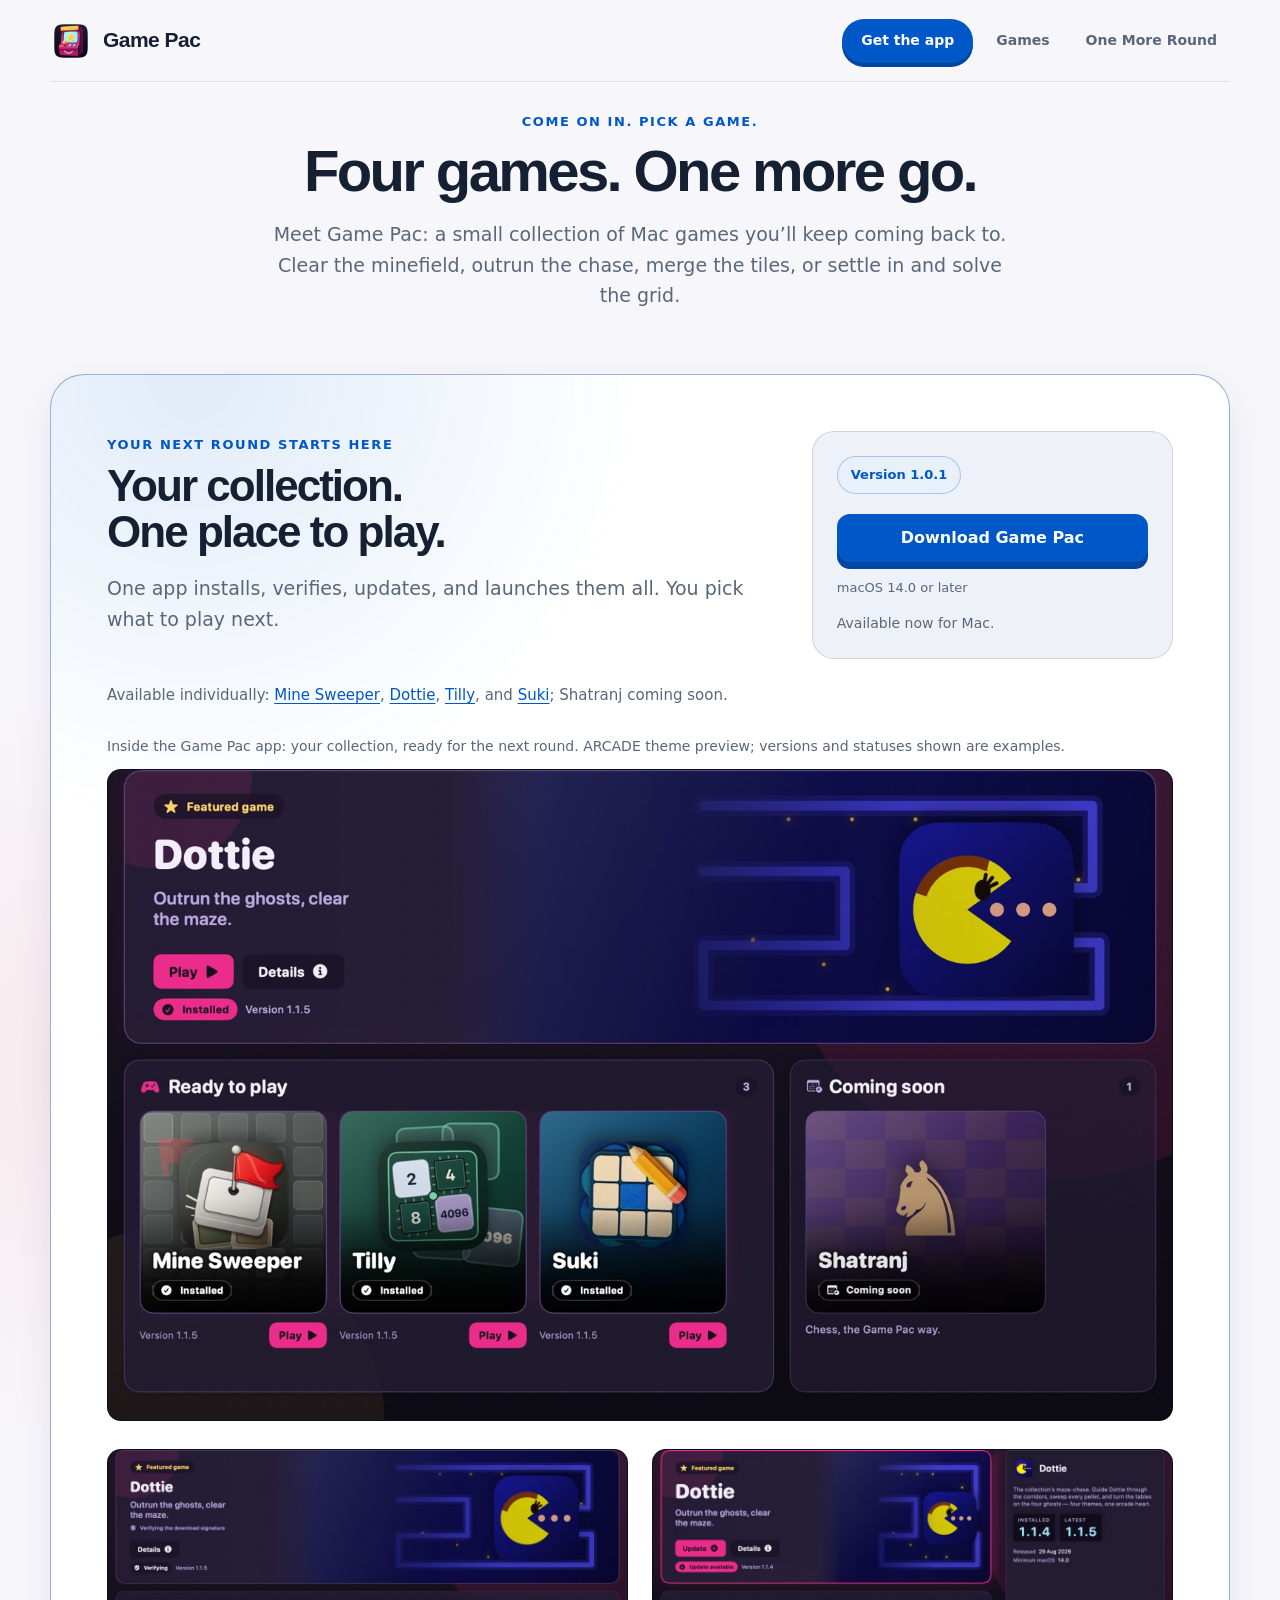
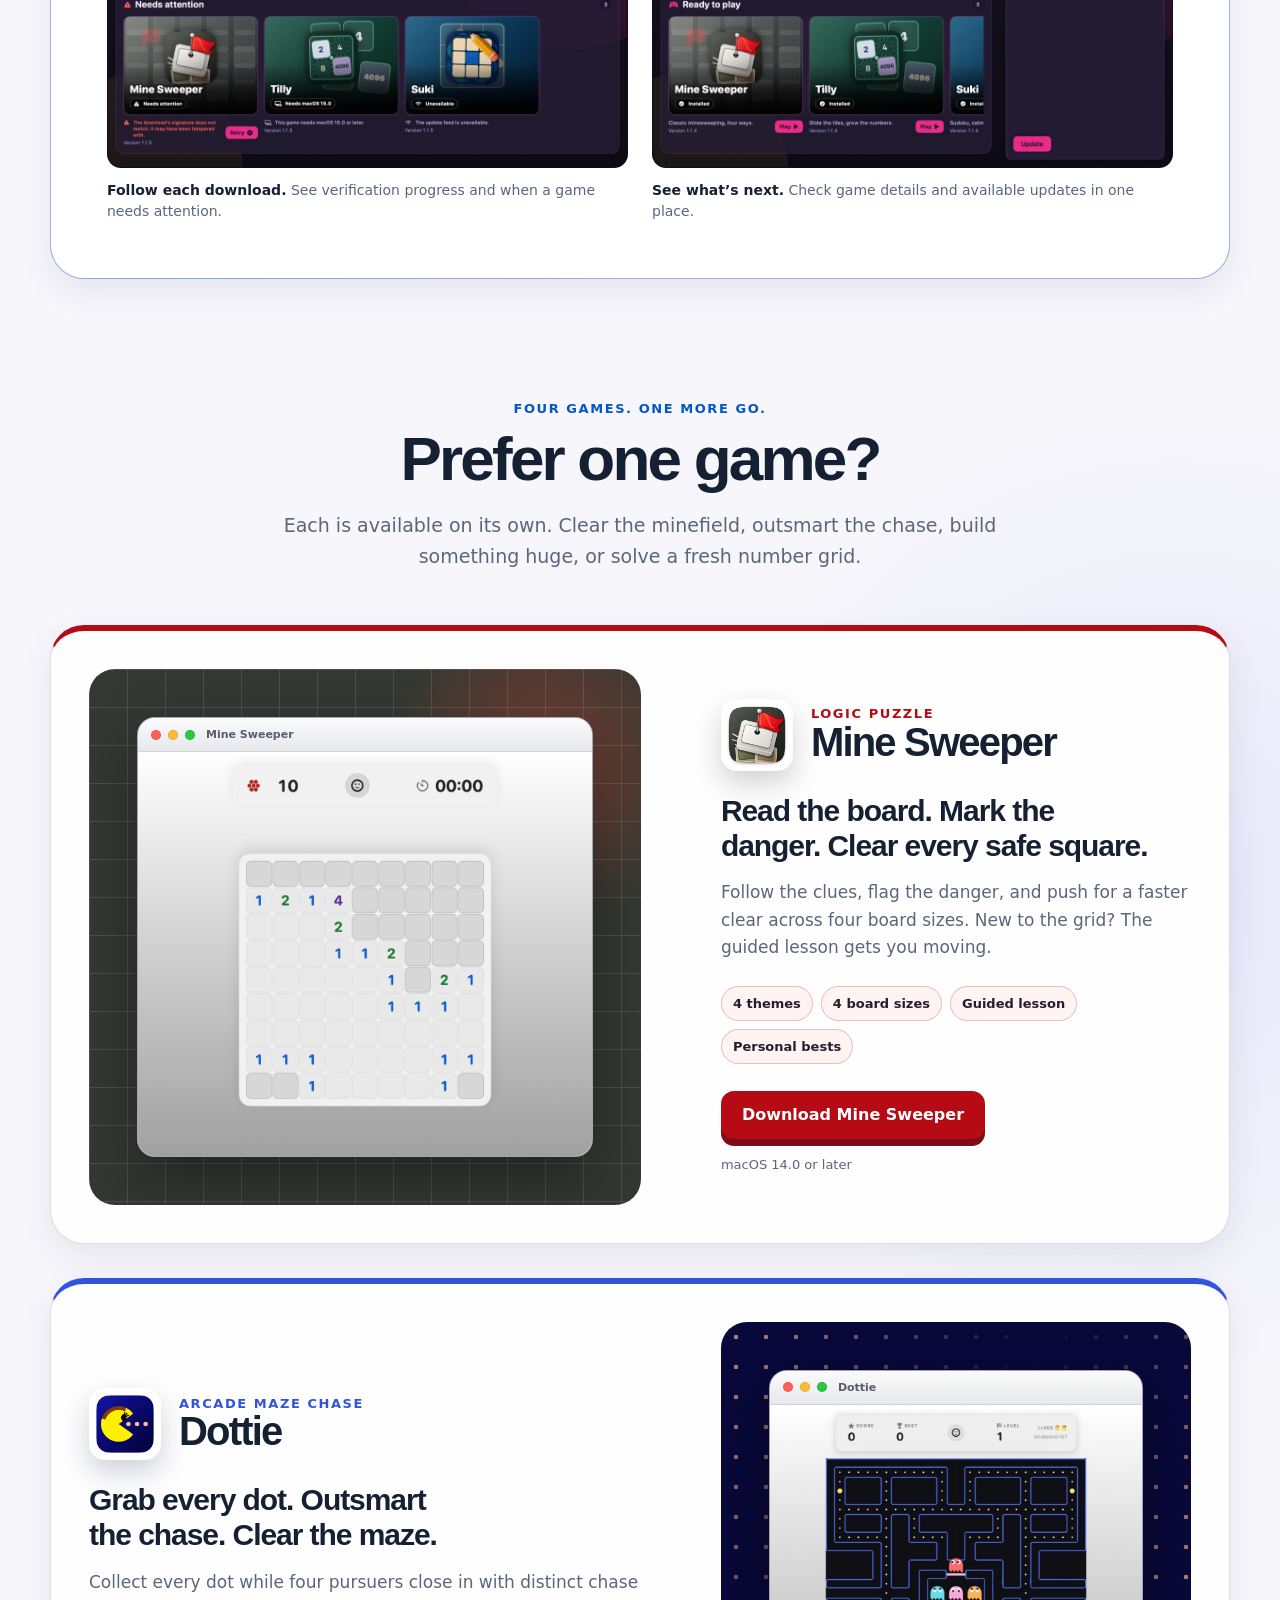
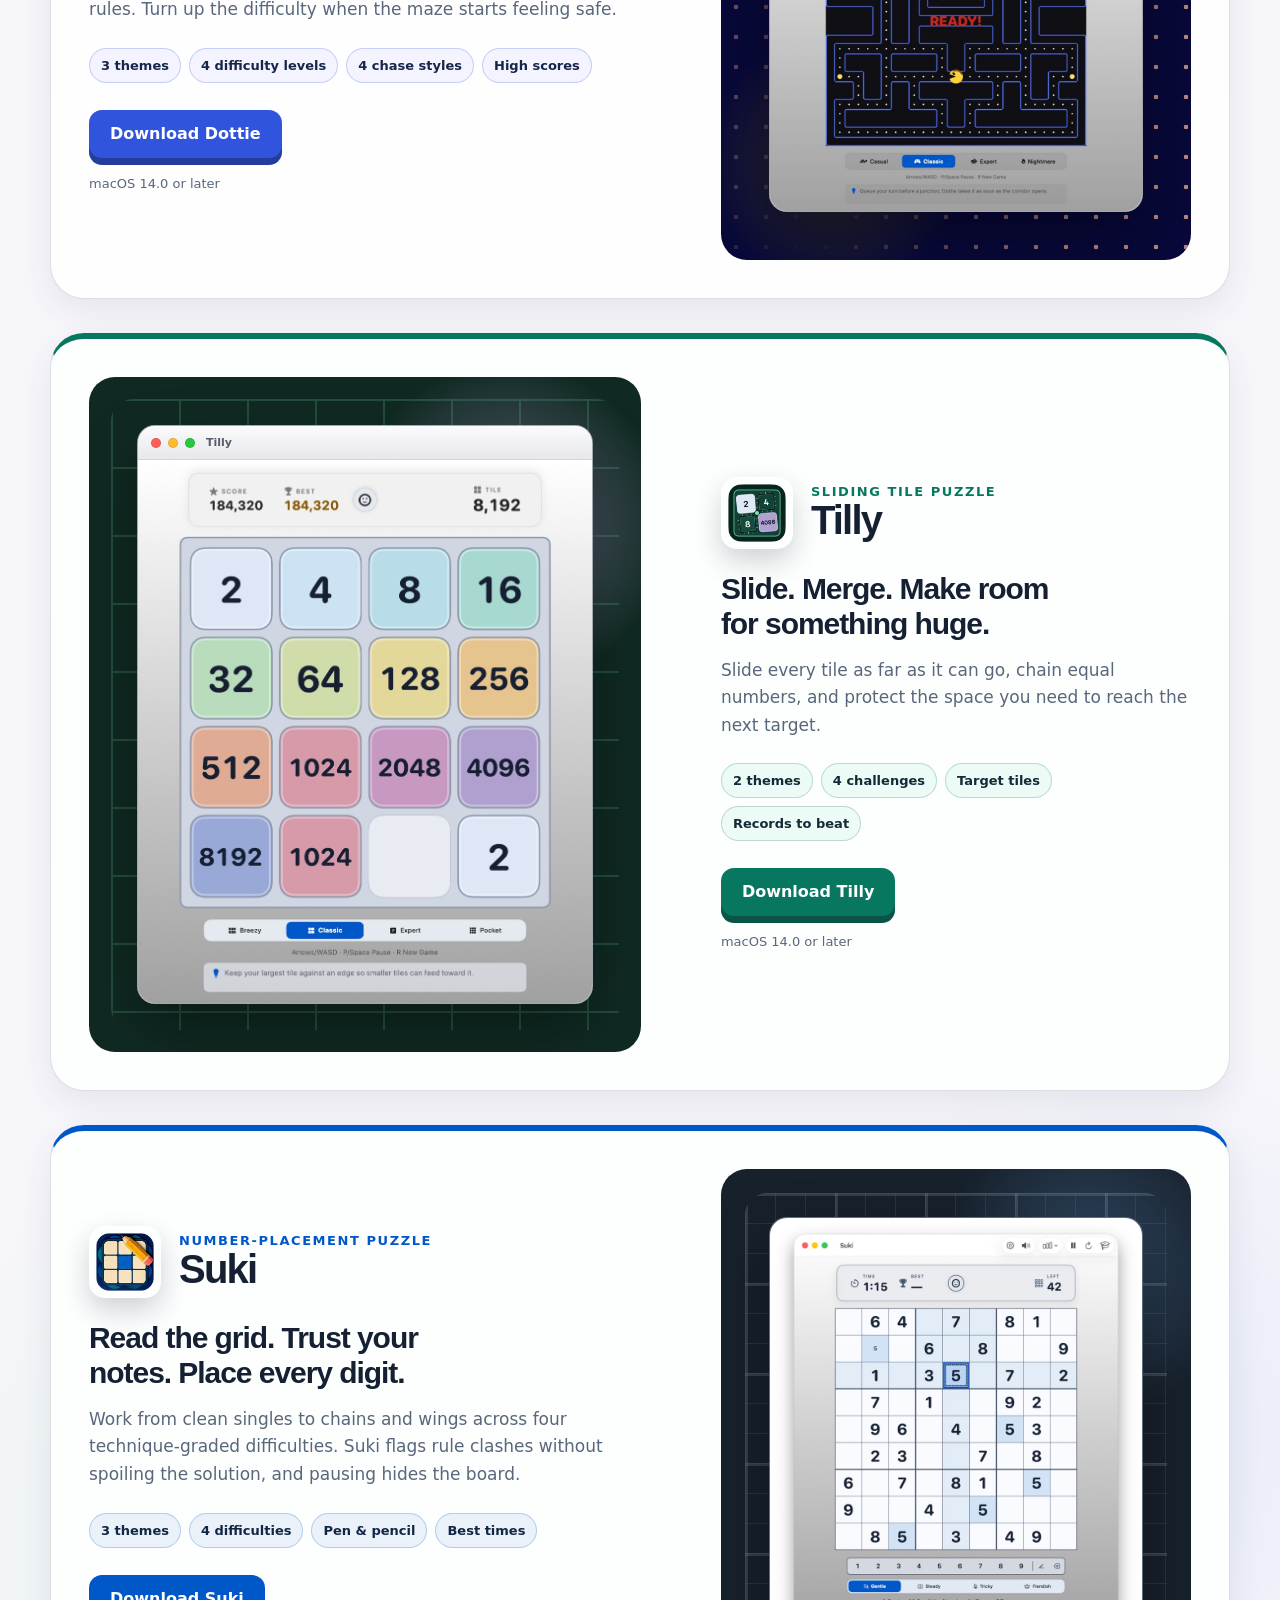
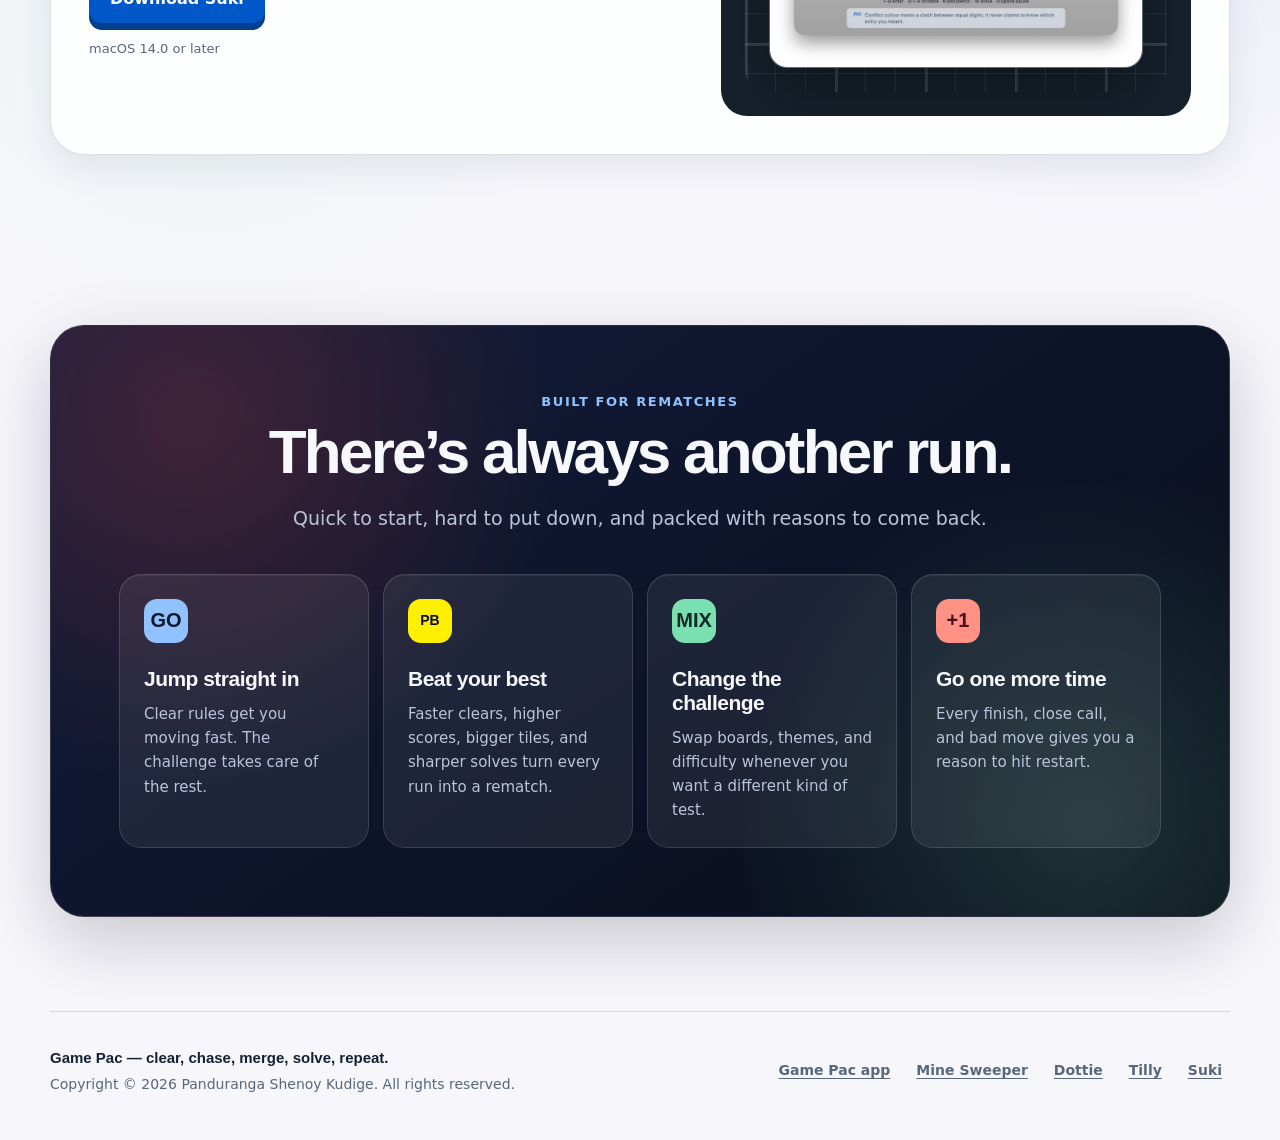
<file: index.html>
<!doctype html>
<html lang="en">
  <head>
    <meta charset="utf-8">
    <meta name="viewport" content="width=device-width, initial-scale=1">
    <meta name="color-scheme" content="light dark">
    <title>Game Pac — Four games. One app to play.</title>
    <meta
      name="description"
      content="Meet Mine Sweeper, Dottie, Tilly, and Suki. The Game Pac app installs, verifies, updates, and launches your collection of Mac games."
    >
    <meta property="og:type" content="website">
    <meta property="og:url" content="https://game-pac.com/">
    <meta property="og:site_name" content="Game Pac">
    <meta property="og:title" content="Game Pac — Four games. One app to play.">
    <meta
      property="og:description"
      content="Meet Mine Sweeper, Dottie, Tilly, and Suki. The Game Pac app installs, verifies, updates, and launches your collection of Mac games."
    >
    <meta property="og:image" content="https://game-pac.com/assets/og-game-pac.png">
    <meta property="og:image:type" content="image/png">
    <meta property="og:image:width" content="1200">
    <meta property="og:image:height" content="630">
    <meta property="og:image:alt" content="Game Pac arcade mark with Mine Sweeper, Dottie, Tilly, and Suki icons. Four games. One app to play. Install, verify, update, and launch your collection.">
    <meta name="twitter:card" content="summary_large_image">
    <meta name="twitter:title" content="Game Pac — Four games. One app to play.">
    <meta name="twitter:description" content="Meet Mine Sweeper, Dottie, Tilly, and Suki. The Game Pac app installs, verifies, updates, and launches your collection of Mac games.">
    <meta name="twitter:image" content="https://game-pac.com/assets/og-game-pac.png">
    <meta name="twitter:image:alt" content="Game Pac arcade mark with Mine Sweeper, Dottie, Tilly, and Suki icons. Four games. One app to play. Install, verify, update, and launch your collection.">
    <meta name="theme-color" content="#f7f6fb" media="(prefers-color-scheme: light)">
    <meta name="theme-color" content="#090f20" media="(prefers-color-scheme: dark)">
    <link rel="canonical" href="https://game-pac.com/">
    <link rel="icon" type="image/png" sizes="64x64" href="./assets/favicon.png?v=arcade-20260908">
    <link rel="apple-touch-icon" sizes="180x180" href="./assets/apple-touch-icon.png">
    <link rel="stylesheet" href="./style.css">
  </head>
  <body id="top">
    <a class="skip-link" href="#main-content">Skip to content</a>

    <header class="site-header">
      <a class="brand" href="#top" aria-label="Game Pac home">
        <picture>
          <source srcset="./assets/game-pac-mark-dark.png" media="(prefers-color-scheme: dark)">
          <img src="./assets/game-pac-mark-light.png" alt="Game Pac" width="42" height="42">
        </picture>
        <span>Game Pac</span>
      </a>
      <nav aria-label="Primary navigation">
        <a class="button button-primary" href="#launcher-download">Get the app</a>
        <a href="#games">Games</a>
        <a href="#collection">One More Round</a>
      </nav>
    </header>

    <main id="main-content" tabindex="-1">
      <section class="welcome-section" aria-labelledby="welcome-title">
        <p class="eyebrow">Come on in. Pick a game.</p>
        <h1 id="welcome-title">Four games. One more go.</h1>
        <p class="welcome-intro">
          Meet Game Pac: a small collection of Mac games you’ll keep coming back to. Clear the minefield, outrun the chase, merge the tiles, or settle in and solve the grid.
        </p>
      </section>

      <section class="launcher-section" id="launcher" aria-labelledby="launcher-title">
        <div class="launcher-heading">
          <div class="launcher-copy">
            <p class="eyebrow">Your next round starts here</p>
            <h2 id="launcher-title">Your collection.<br>One place to play.</h2>
            <p class="launcher-description">
              One app installs, verifies, updates, and launches them all. You pick what to play next.
            </p>
          </div>

          <!-- LAUNCHER RELEASE: the only block to edit when a new launcher ships.
               Update the anchor's href to the new verified DMG URL and the status
               text to the new version. Keep the classes, download attribute,
               requirements, and aria-describedby. -->
          <div class="launcher-download" id="launcher-download">
            <p class="release-chip" id="launcher-release-status">Version 1.0.1</p>
            <a class="button button-primary launcher-download-button" download
              href="https://game-pac.com/downloads/GamePac-1.0.1.dmg"
              aria-describedby="launcher-release-status launcher-requirements">Download Game Pac</a>
            <p class="requirements" id="launcher-requirements">macOS 14.0 or later</p>
            <p class="launcher-availability">Available now for Mac.</p>
          </div>
          <!-- END LAUNCHER RELEASE -->
        </div>

        <p class="launcher-roster">
          Available individually: <a href="#minesweeper">Mine Sweeper</a>,
          <a href="#dottie">Dottie</a>, <a href="#tilly">Tilly</a>, and
          <a href="#suki">Suki</a>; Shatranj coming soon.
        </p>
        <nav class="mobile-nav" aria-label="Explore Game Pac">
          <a href="#games">Games</a>
          <a href="#collection">One More Round</a>
        </nav>

        <figure class="launcher-preview launcher-preview-main">
          <figcaption>Inside the Game Pac app: your collection, ready for the next round. ARCADE theme preview; versions and statuses shown are examples.</figcaption>
          <img src="./assets/launcher-arcade.jpg"
            alt="Game Pac in the ARCADE theme, with Dottie featured, Mine Sweeper, Tilly and Suki ready to play, and Shatranj marked coming soon"
            width="1440" height="880" fetchpriority="high" decoding="async">
        </figure>
        <div class="launcher-preview-grid">
          <figure class="launcher-preview">
            <img src="./assets/launcher-states-arcade.jpg"
              alt="ARCADE status preview: Dottie verifying a download, Mine Sweeper showing a verification failure with Retry, Tilly showing a system requirement, and Suki showing an unavailable update feed"
              width="1100" height="672" loading="lazy" decoding="async">
            <figcaption><strong>Follow each download.</strong> See verification progress and when a game needs attention.</figcaption>
          </figure>
          <figure class="launcher-preview">
            <img src="./assets/launcher-detail-arcade.jpg"
              alt="ARCADE detail preview for Dottie, showing its description, installed and latest versions, minimum macOS version, and an Update action"
              width="1100" height="672" loading="lazy" decoding="async">
            <figcaption><strong>See what’s next.</strong> Check game details and available updates in one place.</figcaption>
          </figure>
        </div>
      </section>

      <section class="games-section" id="games" aria-labelledby="games-title">
        <div class="section-heading">
          <p class="eyebrow">Four games. One more go.</p>
          <h2 id="games-title">Prefer one game?</h2>
          <p>Each is available on its own. Clear the minefield, outsmart the chase, build something huge, or solve a fresh number grid.</p>
        </div>

        <article class="game-card game-card-minesweeper" id="minesweeper">
          <div class="game-media">
            <div class="window-shell">
              <div class="window-bar" aria-hidden="true">
                <span></span><span></span><span></span><strong>Mine Sweeper</strong>
              </div>
              <img
                src="./assets/minesweeper-modern.jpg"
                alt="Mine Sweeper in its Modern theme, showing a partly revealed board after a first cascade"
                width="1100"
                height="977"
                decoding="async"
              >
            </div>
          </div>
          <div class="game-copy">
            <header class="game-title">
              <img src="./assets/minesweeper-icon.png" alt="" width="68" height="68">
              <div>
                <p class="game-type">Logic puzzle</p>
                <h3>Mine Sweeper</h3>
              </div>
            </header>
            <p class="game-hook">Read the board. Mark the danger. Clear every safe square.</p>
            <p class="game-description">
              Follow the clues, flag the danger, and push for a faster clear across four board sizes. New to the grid? The guided lesson gets you moving.
            </p>
            <ul class="feature-list" aria-label="Mine Sweeper highlights">
              <li>4 themes</li>
              <li>4 board sizes</li>
              <li>Guided lesson</li>
              <li>Personal bests</li>
            </ul>
            <div class="game-actions">
              <a class="button button-primary" href="./downloads/MineSweeper-1.1.6.dmg" download>Download Mine Sweeper</a>
            </div>
            <p class="requirements">macOS 14.0 or later</p>
          </div>
        </article>

        <article class="game-card game-card-reverse game-card-dottie" id="dottie">
          <div class="game-media">
            <div class="window-shell">
              <div class="window-bar" aria-hidden="true">
                <span></span><span></span><span></span><strong>Dottie</strong>
              </div>
              <img
                src="./assets/dottie-modern.jpg"
                alt="Dottie in its Modern theme at the ready screen, with the maze and four pursuers visible"
                width="1006"
                height="1100"
                decoding="async"
              >
            </div>
          </div>
          <div class="game-copy">
            <header class="game-title">
              <img src="./assets/dottie-icon.png" alt="" width="68" height="68">
              <div>
                <p class="game-type">Arcade maze chase</p>
                <h3>Dottie</h3>
              </div>
            </header>
            <p class="game-hook">Grab every dot. Outsmart the chase. Clear the maze.</p>
            <p class="game-description">
              Collect every dot while four pursuers close in with distinct chase rules. Turn up the difficulty when the maze starts feeling safe.
            </p>
            <ul class="feature-list" aria-label="Dottie highlights">
              <li>3 themes</li>
              <li>4 difficulty levels</li>
              <li>4 chase styles</li>
              <li>High scores</li>
            </ul>
            <div class="game-actions">
              <a class="button button-primary" href="./downloads/Dottie-1.1.5.dmg" download>Download Dottie</a>
            </div>
            <p class="requirements">macOS 14.0 or later</p>
          </div>
        </article>

        <article class="game-card game-card-tilly" id="tilly">
          <div class="game-media">
            <div class="window-shell">
              <div class="window-bar" aria-hidden="true">
                <span></span><span></span><span></span><strong>Tilly</strong>
              </div>
              <img
                src="./assets/tilly-modern.jpg"
                alt="Tilly in its Modern theme during a game, with numbered tiles on the sliding board"
                width="921"
                height="1100"
                decoding="async"
              >
            </div>
          </div>
          <div class="game-copy">
            <header class="game-title">
              <img src="./assets/tilly-icon.png" alt="" width="68" height="68">
              <div>
                <p class="game-type">Sliding tile puzzle</p>
                <h3>Tilly</h3>
              </div>
            </header>
            <p class="game-hook">Slide. Merge. Make room for something huge.</p>
            <p class="game-description">
              Slide every tile as far as it can go, chain equal numbers, and protect the space you need to reach the next target.
            </p>
            <ul class="feature-list" aria-label="Tilly highlights">
              <li>2 themes</li>
              <li>4 challenges</li>
              <li>Target tiles</li>
              <li>Records to beat</li>
            </ul>
            <div class="game-actions">
              <a class="button button-primary" href="./downloads/Tilly-1.0.4.dmg" download>Download Tilly</a>
            </div>
            <p class="requirements">macOS 14.0 or later</p>
          </div>
        </article>

        <article class="game-card game-card-reverse game-card-suki" id="suki">
          <div class="game-media">
            <div class="window-shell window-shell-live">
              <div class="window-bar" aria-hidden="true">
                <span></span><span></span><span></span><strong>Suki</strong>
              </div>
              <img
                src="./assets/suki-modern.jpg"
                alt="Suki in its light Modern theme during a Gentle game, with pen entries, pencil notes, highlighted related cells, and 36 cells left"
                width="889"
                height="1100"
                decoding="async"
              >
            </div>
          </div>
          <div class="game-copy">
            <header class="game-title">
              <img src="./assets/suki-icon.png" alt="" width="68" height="68">
              <div>
                <p class="game-type">Number-placement puzzle</p>
                <h3>Suki</h3>
              </div>
            </header>
            <p class="game-hook">Read the grid. Trust your notes. Place every digit.</p>
            <p class="game-description">
              Work from clean singles to chains and wings across four technique-graded difficulties. Suki flags rule clashes without spoiling the solution, and pausing hides the board.
            </p>
            <ul class="feature-list" aria-label="Suki highlights">
              <li>3 themes</li>
              <li>4 difficulties</li>
              <li>Pen &amp; pencil</li>
              <li>Best times</li>
            </ul>
            <div class="game-actions">
              <a class="button button-primary" href="./downloads/Suki-1.0.2.dmg" download>Download Suki</a>
            </div>
            <p class="requirements">macOS 14.0 or later</p>
          </div>
        </article>
      </section>

      <section class="collection-strip" id="collection" aria-labelledby="collection-title">
        <div class="section-heading section-heading-compact">
          <p class="eyebrow">Built for rematches</p>
          <h2 id="collection-title">There’s always another run.</h2>
          <p>Quick to start, hard to put down, and packed with reasons to come back.</p>
        </div>
        <div class="collection-grid">
          <div class="collection-point">
            <span class="point-mark point-mark-native" aria-hidden="true">GO</span>
            <h3>Jump straight in</h3>
            <p>Clear rules get you moving fast. The challenge takes care of the rest.</p>
          </div>
          <div class="collection-point">
            <span class="point-mark point-mark-code" aria-hidden="true">PB</span>
            <h3>Beat your best</h3>
            <p>Faster clears, higher scores, bigger tiles, and sharper solves turn every run into a rematch.</p>
          </div>
          <div class="collection-point">
            <span class="point-mark point-mark-play" aria-hidden="true">MIX</span>
            <h3>Change the challenge</h3>
            <p>Swap boards, themes, and difficulty whenever you want a different kind of test.</p>
          </div>
          <div class="collection-point">
            <span class="point-mark point-mark-update" aria-hidden="true">+1</span>
            <h3>Go one more time</h3>
            <p>Every finish, close call, and bad move gives you a reason to hit restart.</p>
          </div>
        </div>
      </section>
    </main>

    <footer>
      <div class="footer-copy">
        <p class="footer-signoff">Game Pac — clear, chase, merge, solve, repeat.</p>
        <p>Copyright © 2026 Panduranga Shenoy Kudige. All rights reserved.</p>
      </div>
      <nav aria-label="Games and the Game Pac app">
        <a href="#launcher">Game Pac app</a>
        <a href="#minesweeper">Mine Sweeper</a>
        <a href="#dottie">Dottie</a>
        <a href="#tilly">Tilly</a>
        <a href="#suki">Suki</a>
      </nav>
    </footer>
  </body>
</html>
</file>
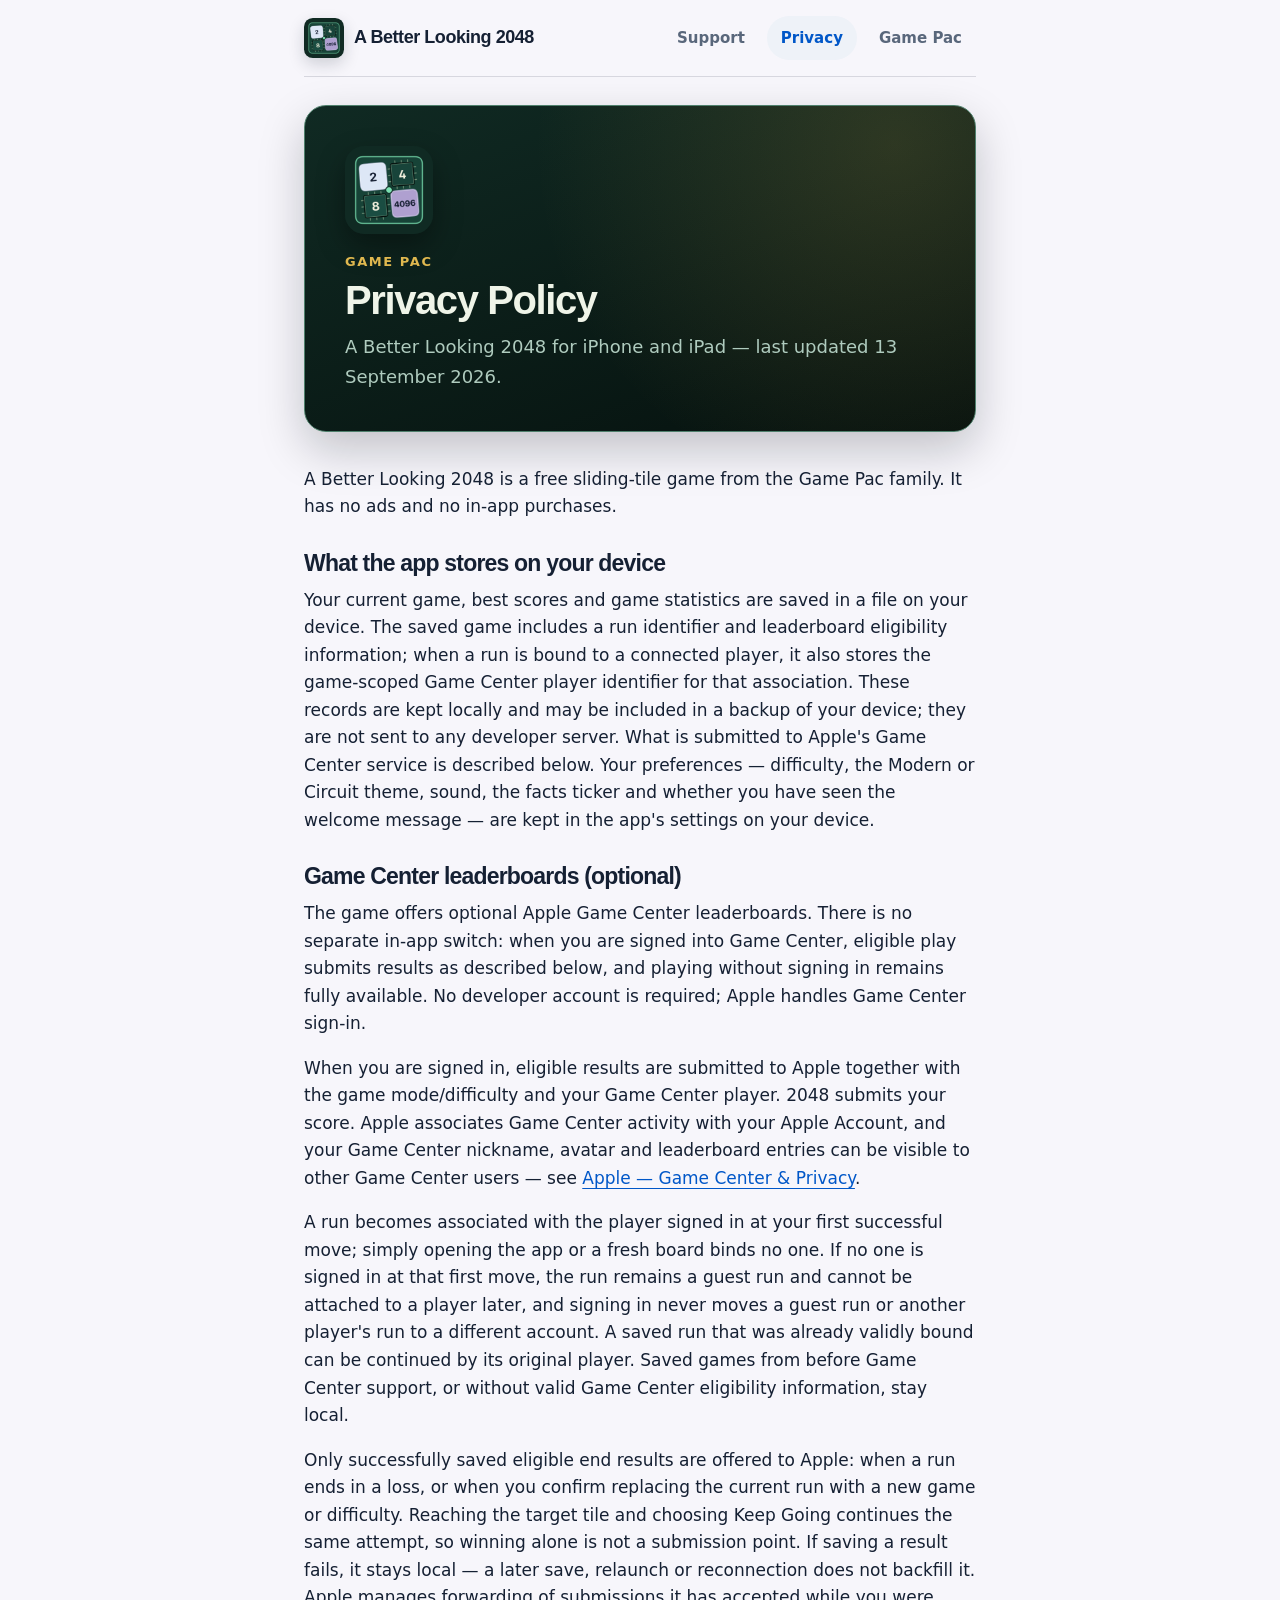
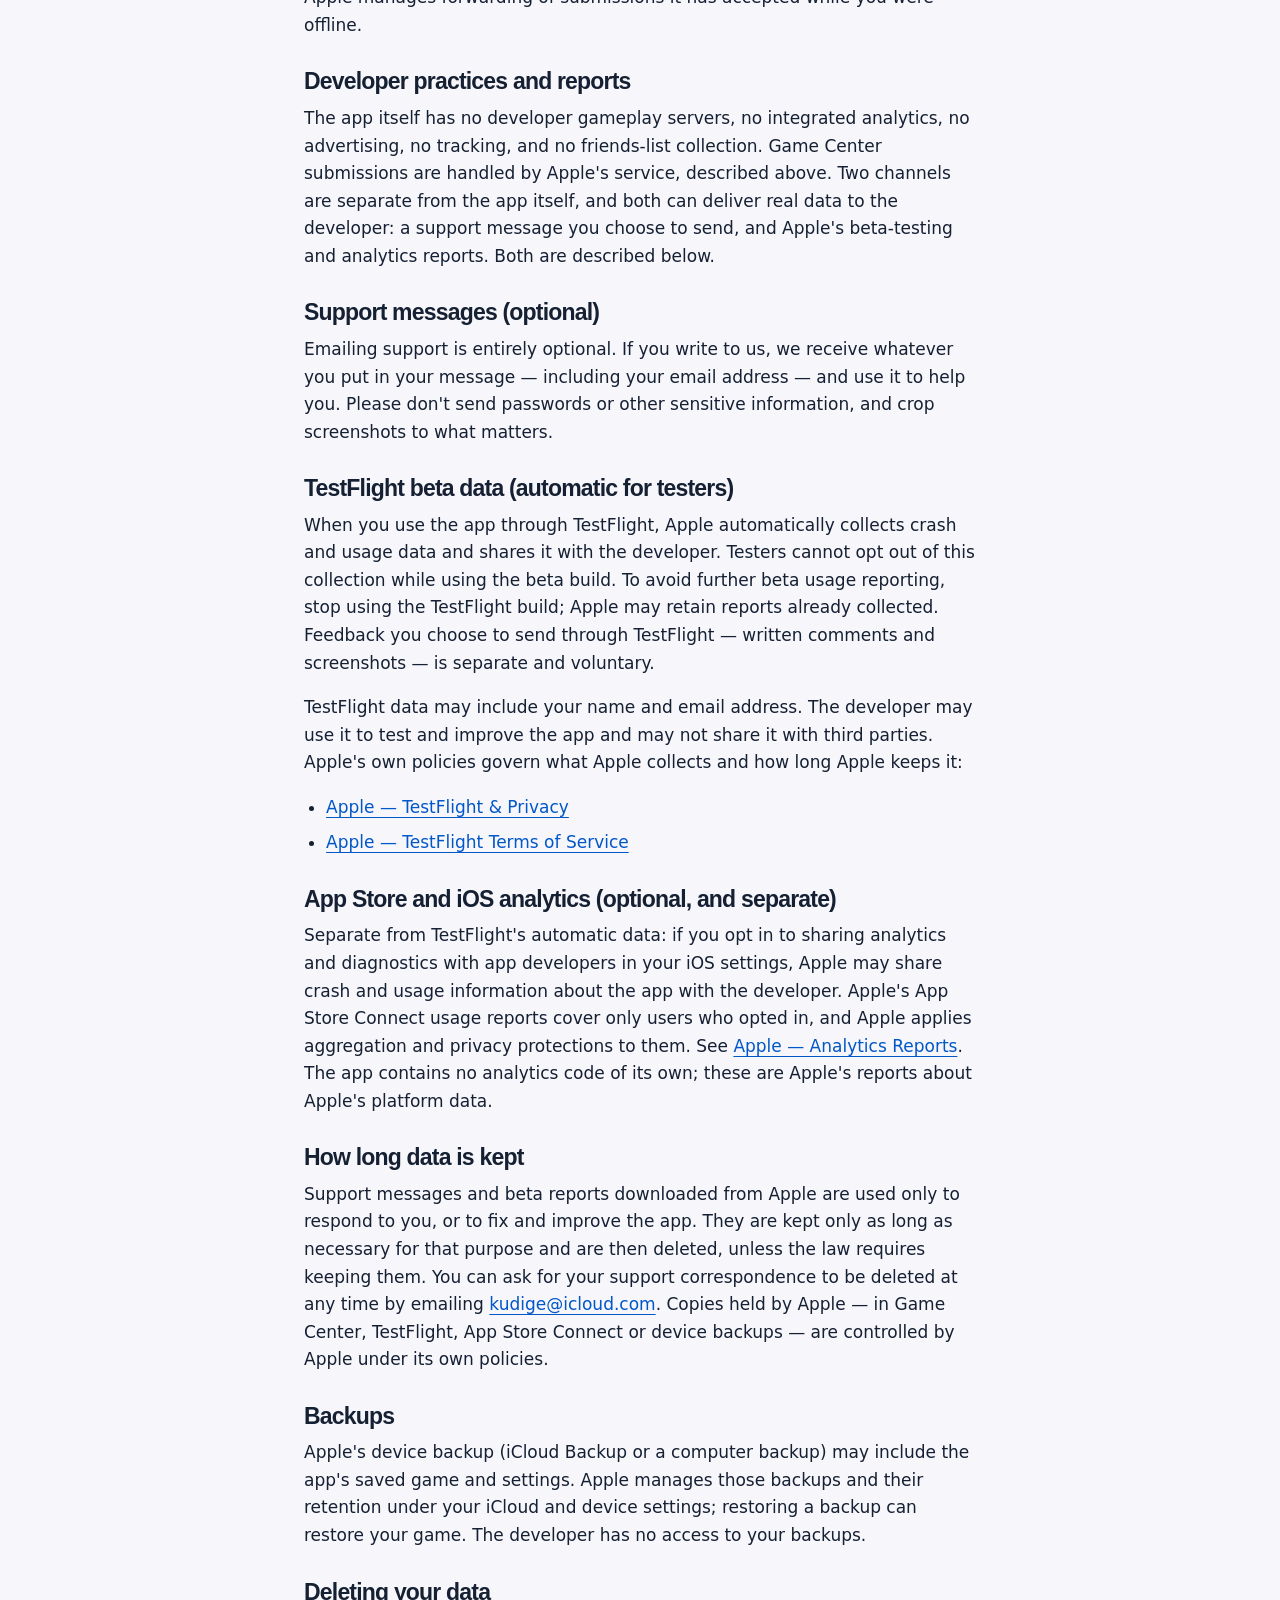
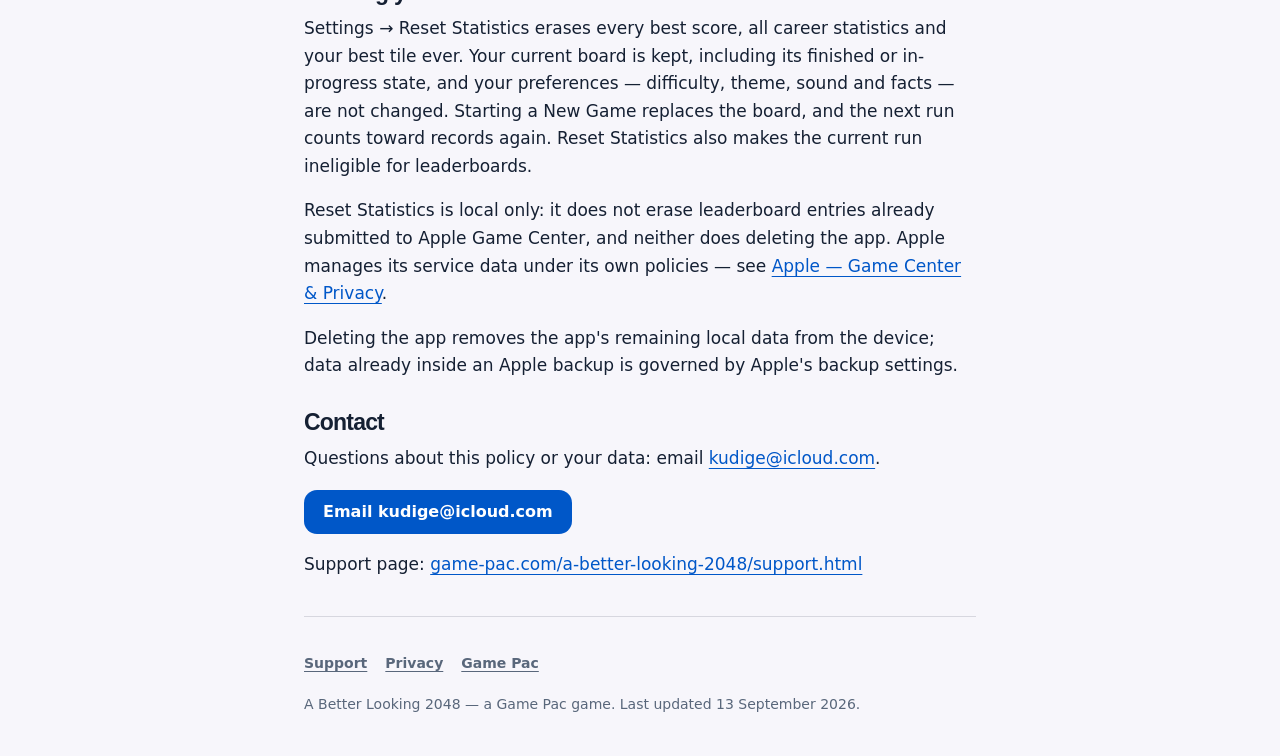
<file: a-better-looking-2048/privacy.html>
<!doctype html>
<html lang="en">
<head>
  <meta charset="utf-8">
  <meta name="viewport" content="width=device-width, initial-scale=1">
  <title>A Better Looking 2048 — Privacy Policy</title>
  <meta name="description" content="Privacy policy for A Better Looking 2048, the Game Pac sliding-tile game for iPhone and iPad.">
  <link rel="icon" type="image/png" href="app-icon.png">
  <link rel="stylesheet" href="support.css">
</head>
<body>
  <a class="skip-link" href="#main">Skip to content</a>

  <header class="site-header">
    <a class="brand" href="../" aria-label="Game Pac home">
      <img src="app-icon.png" alt="" width="40" height="40">
      <span>A Better Looking 2048</span>
    </a>
    <nav aria-label="Page">
      <a href="support.html">Support</a>
      <a href="privacy.html" aria-current="page">Privacy</a>
      <a href="../">Game Pac</a>
    </nav>
  </header>

  <main id="main">
    <section class="hero-panel">
      <img src="app-icon.png" alt="A Better Looking 2048 app icon" width="88" height="88">
      <p class="eyebrow">Game Pac</p>
      <h1>Privacy Policy</h1>
      <p class="lede">A Better Looking 2048 for iPhone and iPad — last updated 13 September 2026.</p>
    </section>

    <section>
      <p>A Better Looking 2048 is a free sliding-tile game from the Game Pac family. It has no ads and no in-app purchases.</p>
    </section>

    <section>
      <h2>What the app stores on your device</h2>
      <p>Your current game, best scores and game statistics are saved in a file on your device. The saved game includes a run identifier and leaderboard eligibility information; when a run is bound to a connected player, it also stores the game-scoped Game Center player identifier for that association. These records are kept locally and may be included in a backup of your device; they are not sent to any developer server. What is submitted to Apple's Game Center service is described below. Your preferences — difficulty, the Modern or Circuit theme, sound, the facts ticker and whether you have seen the welcome message — are kept in the app's settings on your device.</p>
    </section>

    <section>
      <h2>Game Center leaderboards (optional)</h2>
      <p>The game offers optional Apple Game Center leaderboards. There is no separate in-app switch: when you are signed into Game Center, eligible play submits results as described below, and playing without signing in remains fully available. No developer account is required; Apple handles Game Center sign-in.</p>
      <p>When you are signed in, eligible results are submitted to Apple together with the game mode/difficulty and your Game Center player. 2048 submits your score. Apple associates Game Center activity with your Apple Account, and your Game Center nickname, avatar and leaderboard entries can be visible to other Game Center users — see <a href="https://www.apple.com/legal/privacy/data/en/game-center/">Apple — Game Center &amp; Privacy</a>.</p>
      <p>A run becomes associated with the player signed in at your first successful move; simply opening the app or a fresh board binds no one. If no one is signed in at that first move, the run remains a guest run and cannot be attached to a player later, and signing in never moves a guest run or another player's run to a different account. A saved run that was already validly bound can be continued by its original player. Saved games from before Game Center support, or without valid Game Center eligibility information, stay local.</p>
      <p>Only successfully saved eligible end results are offered to Apple: when a run ends in a loss, or when you confirm replacing the current run with a new game or difficulty. Reaching the target tile and choosing Keep Going continues the same attempt, so winning alone is not a submission point. If saving a result fails, it stays local — a later save, relaunch or reconnection does not backfill it. Apple manages forwarding of submissions it has accepted while you were offline.</p>
    </section>

    <section>
      <h2>Developer practices and reports</h2>
      <p>The app itself has no developer gameplay servers, no integrated analytics, no advertising, no tracking, and no friends-list collection. Game Center submissions are handled by Apple's service, described above. Two channels are separate from the app itself, and both can deliver real data to the developer: a support message you choose to send, and Apple's beta-testing and analytics reports. Both are described below.</p>
    </section>

    <section>
      <h2>Support messages (optional)</h2>
      <p>Emailing support is entirely optional. If you write to us, we receive whatever you put in your message — including your email address — and use it to help you. Please don't send passwords or other sensitive information, and crop screenshots to what matters.</p>
    </section>

    <section>
      <h2>TestFlight beta data (automatic for testers)</h2>
      <p>When you use the app through TestFlight, Apple automatically collects crash and usage data and shares it with the developer. Testers cannot opt out of this collection while using the beta build. To avoid further beta usage reporting, stop using the TestFlight build; Apple may retain reports already collected. Feedback you choose to send through TestFlight — written comments and screenshots — is separate and voluntary.</p>
      <p>TestFlight data may include your name and email address. The developer may use it to test and improve the app and may not share it with third parties. Apple's own policies govern what Apple collects and how long Apple keeps it:</p>
      <ul>
        <li><a href="https://www.apple.com/legal/privacy/data/en/test-flight/">Apple — TestFlight &amp; Privacy</a></li>
        <li><a href="https://www.apple.com/legal/internet-services/itunes/testflight/">Apple — TestFlight Terms of Service</a></li>
      </ul>
    </section>

    <section>
      <h2>App Store and iOS analytics (optional, and separate)</h2>
      <p>Separate from TestFlight's automatic data: if you opt in to sharing analytics and diagnostics with app developers in your iOS settings, Apple may share crash and usage information about the app with the developer. Apple's App Store Connect usage reports cover only users who opted in, and Apple applies aggregation and privacy protections to them. See <a href="https://developer.apple.com/help/app-store-connect-analytics/overview/analytics-reports-api/">Apple — Analytics Reports</a>. The app contains no analytics code of its own; these are Apple's reports about Apple's platform data.</p>
    </section>

    <section>
      <h2>How long data is kept</h2>
      <p>Support messages and beta reports downloaded from Apple are used only to respond to you, or to fix and improve the app. They are kept only as long as necessary for that purpose and are then deleted, unless the law requires keeping them. You can ask for your support correspondence to be deleted at any time by emailing <a href="mailto:kudige@icloud.com">kudige@icloud.com</a>. Copies held by Apple — in Game Center, TestFlight, App Store Connect or device backups — are controlled by Apple under its own policies.</p>
    </section>

    <section>
      <h2>Backups</h2>
      <p>Apple's device backup (iCloud Backup or a computer backup) may include the app's saved game and settings. Apple manages those backups and their retention under your iCloud and device settings; restoring a backup can restore your game. The developer has no access to your backups.</p>
    </section>

    <section>
      <h2>Deleting your data</h2>
      <p>Settings → Reset Statistics erases every best score, all career statistics and your best tile ever. Your current board is kept, including its finished or in-progress state, and your preferences — difficulty, theme, sound and facts — are not changed. Starting a New Game replaces the board, and the next run counts toward records again. Reset Statistics also makes the current run ineligible for leaderboards.</p>
      <p>Reset Statistics is local only: it does not erase leaderboard entries already submitted to Apple Game Center, and neither does deleting the app. Apple manages its service data under its own policies — see <a href="https://www.apple.com/legal/privacy/data/en/game-center/">Apple — Game Center &amp; Privacy</a>.</p>
      <p>Deleting the app removes the app's remaining local data from the device; data already inside an Apple backup is governed by Apple's backup settings.</p>
    </section>

    <section>
      <h2>Contact</h2>
      <p>Questions about this policy or your data: email <a href="mailto:kudige@icloud.com">kudige@icloud.com</a>.</p>
      <p><a class="button" href="mailto:kudige@icloud.com">Email kudige@icloud.com</a></p>
      <p>Support page: <a href="https://game-pac.com/a-better-looking-2048/support.html">game-pac.com/a-better-looking-2048/support.html</a></p>
    </section>
  </main>

  <footer>
    <nav aria-label="Footer">
      <a href="support.html">Support</a>
      <a href="privacy.html">Privacy</a>
      <a href="../">Game Pac</a>
    </nav>
    <p>A Better Looking 2048 — a Game Pac game. Last updated 13 September 2026.</p>
  </footer>
</body>
</html>
</file>
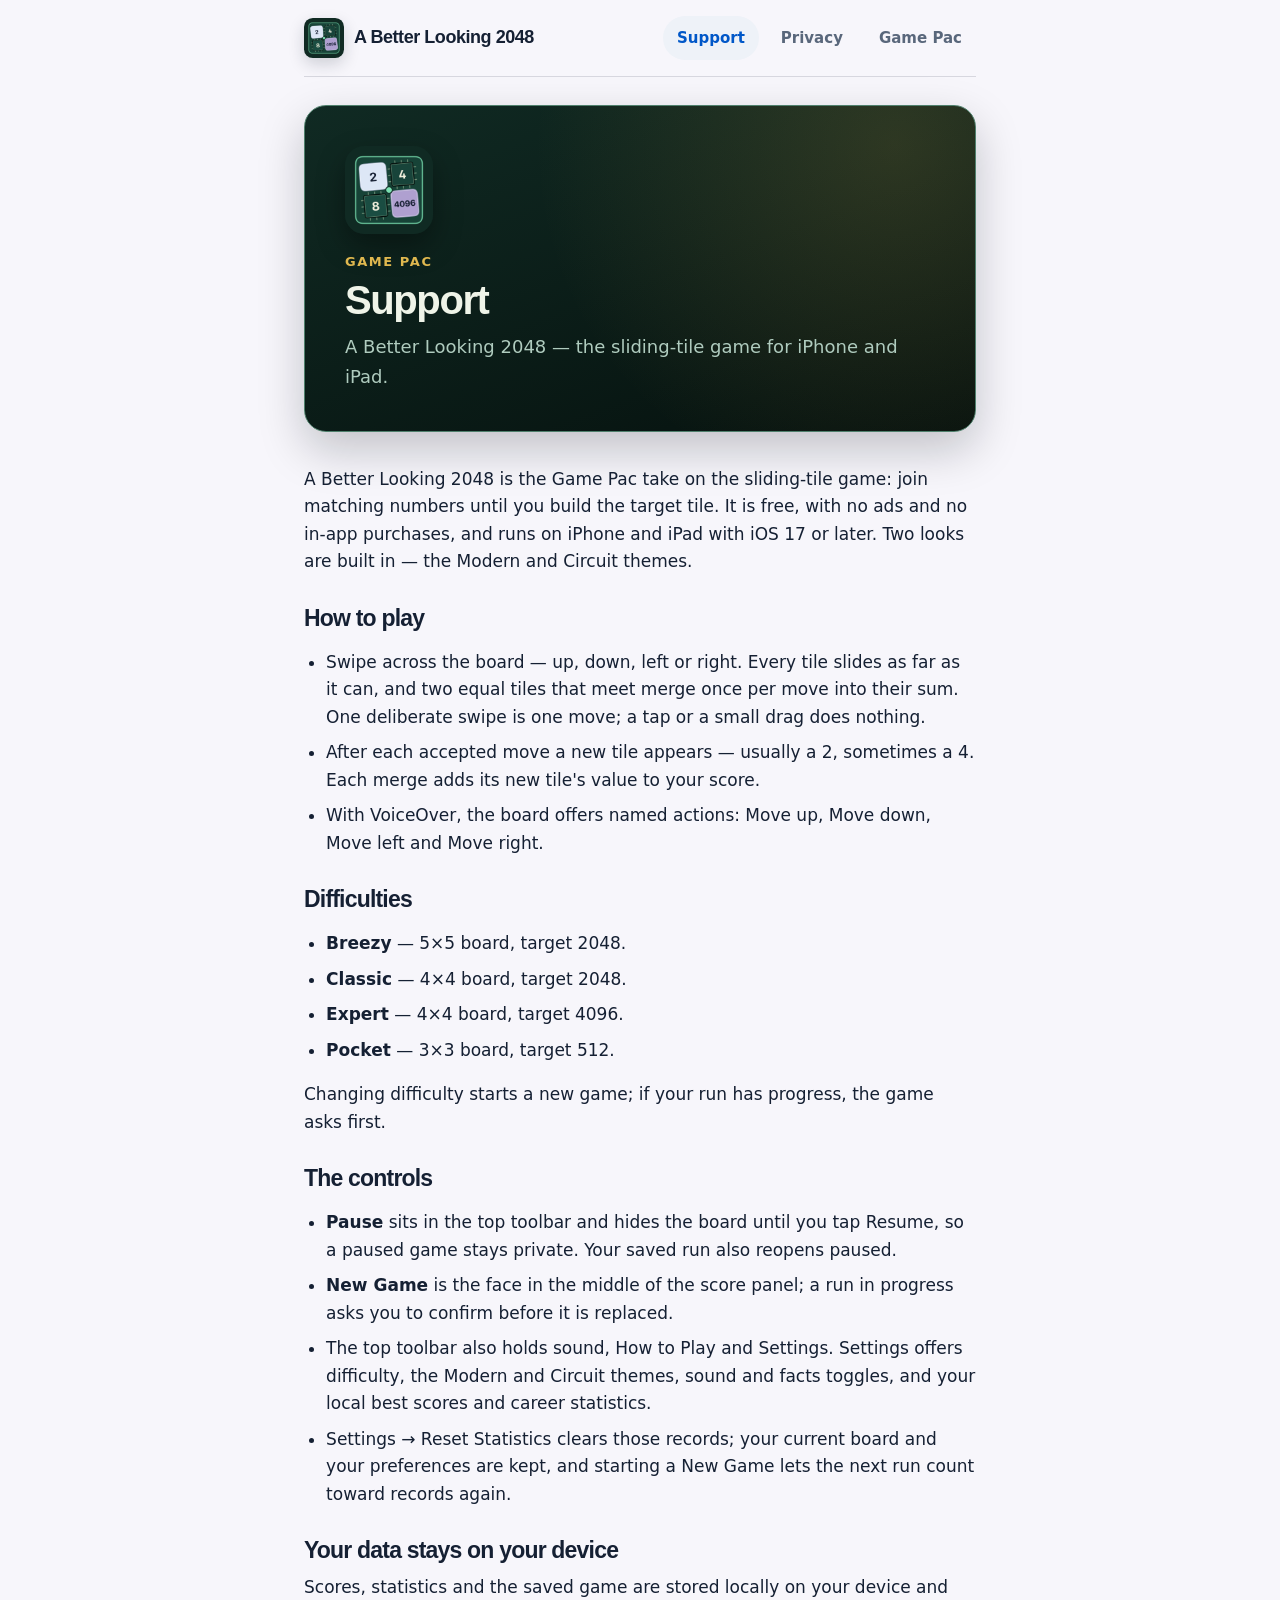
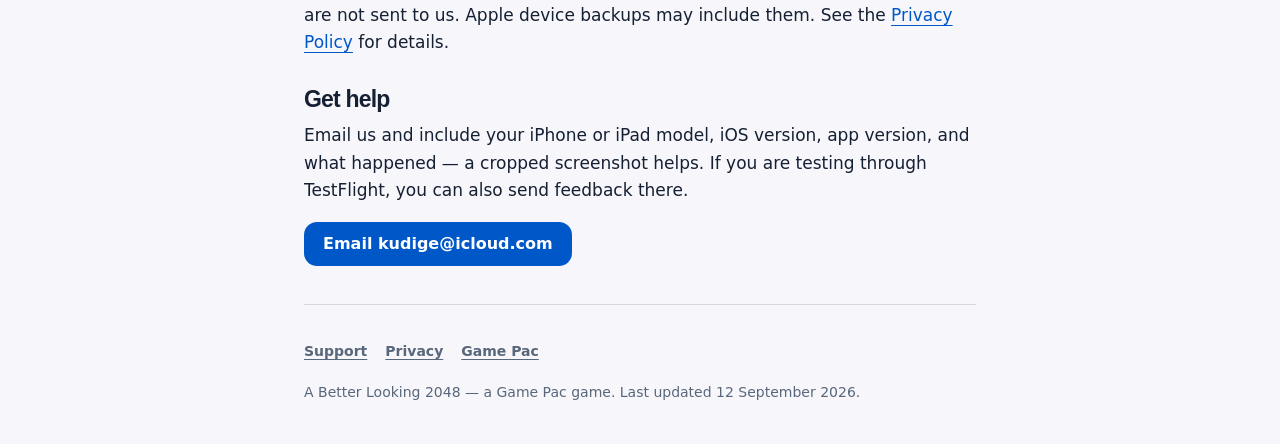
<file: a-better-looking-2048/support.html>
<!doctype html>
<html lang="en">
<head>
  <meta charset="utf-8">
  <meta name="viewport" content="width=device-width, initial-scale=1">
  <title>A Better Looking 2048 — Support</title>
  <meta name="description" content="Support page for A Better Looking 2048, the Game Pac sliding-tile game for iPhone and iPad: how to play, controls, and how to get help.">
  <link rel="icon" type="image/png" href="app-icon.png">
  <link rel="stylesheet" href="support.css">
</head>
<body>
  <a class="skip-link" href="#main">Skip to content</a>

  <header class="site-header">
    <a class="brand" href="../" aria-label="Game Pac home">
      <img src="app-icon.png" alt="" width="40" height="40">
      <span>A Better Looking 2048</span>
    </a>
    <nav aria-label="Page">
      <a href="support.html" aria-current="page">Support</a>
      <a href="privacy.html">Privacy</a>
      <a href="../">Game Pac</a>
    </nav>
  </header>

  <main id="main">
    <section class="hero-panel">
      <img src="app-icon.png" alt="A Better Looking 2048 app icon" width="88" height="88">
      <p class="eyebrow">Game Pac</p>
      <h1>Support</h1>
      <p class="lede">A Better Looking 2048 — the sliding-tile game for iPhone and iPad.</p>
    </section>

    <section>
      <p>A Better Looking 2048 is the Game Pac take on the sliding-tile game: join matching numbers until you build the target tile. It is free, with no ads and no in-app purchases, and runs on iPhone and iPad with iOS 17 or later. Two looks are built in — the Modern and Circuit themes.</p>
    </section>

    <section>
      <h2>How to play</h2>
      <ul>
        <li>Swipe across the board — up, down, left or right. Every tile slides as far as it can, and two equal tiles that meet merge once per move into their sum. One deliberate swipe is one move; a tap or a small drag does nothing.</li>
        <li>After each accepted move a new tile appears — usually a 2, sometimes a 4. Each merge adds its new tile's value to your score.</li>
        <li>With VoiceOver, the board offers named actions: Move up, Move down, Move left and Move right.</li>
      </ul>
    </section>

    <section>
      <h2>Difficulties</h2>
      <ul>
        <li><strong>Breezy</strong> — 5×5 board, target 2048.</li>
        <li><strong>Classic</strong> — 4×4 board, target 2048.</li>
        <li><strong>Expert</strong> — 4×4 board, target 4096.</li>
        <li><strong>Pocket</strong> — 3×3 board, target 512.</li>
      </ul>
      <p>Changing difficulty starts a new game; if your run has progress, the game asks first.</p>
    </section>

    <section>
      <h2>The controls</h2>
      <ul>
        <li><strong>Pause</strong> sits in the top toolbar and hides the board until you tap Resume, so a paused game stays private. Your saved run also reopens paused.</li>
        <li><strong>New Game</strong> is the face in the middle of the score panel; a run in progress asks you to confirm before it is replaced.</li>
        <li>The top toolbar also holds sound, How to Play and Settings. Settings offers difficulty, the Modern and Circuit themes, sound and facts toggles, and your local best scores and career statistics.</li>
        <li>Settings → Reset Statistics clears those records; your current board and your preferences are kept, and starting a New Game lets the next run count toward records again.</li>
      </ul>
    </section>

    <section>
      <h2>Your data stays on your device</h2>
      <p>Scores, statistics and the saved game are stored locally on your device and are not sent to us. Apple device backups may include them. See the <a href="privacy.html">Privacy Policy</a> for details.</p>
    </section>

    <section>
      <h2>Get help</h2>
      <p>Email us and include your iPhone or iPad model, iOS version, app version, and what happened — a cropped screenshot helps. If you are testing through TestFlight, you can also send feedback there.</p>
      <p><a class="button" href="mailto:kudige@icloud.com">Email kudige@icloud.com</a></p>
    </section>
  </main>

  <footer>
    <nav aria-label="Footer">
      <a href="support.html">Support</a>
      <a href="privacy.html">Privacy</a>
      <a href="../">Game Pac</a>
    </nav>
    <p>A Better Looking 2048 — a Game Pac game. Last updated 12 September 2026.</p>
  </footer>
</body>
</html>
</file>
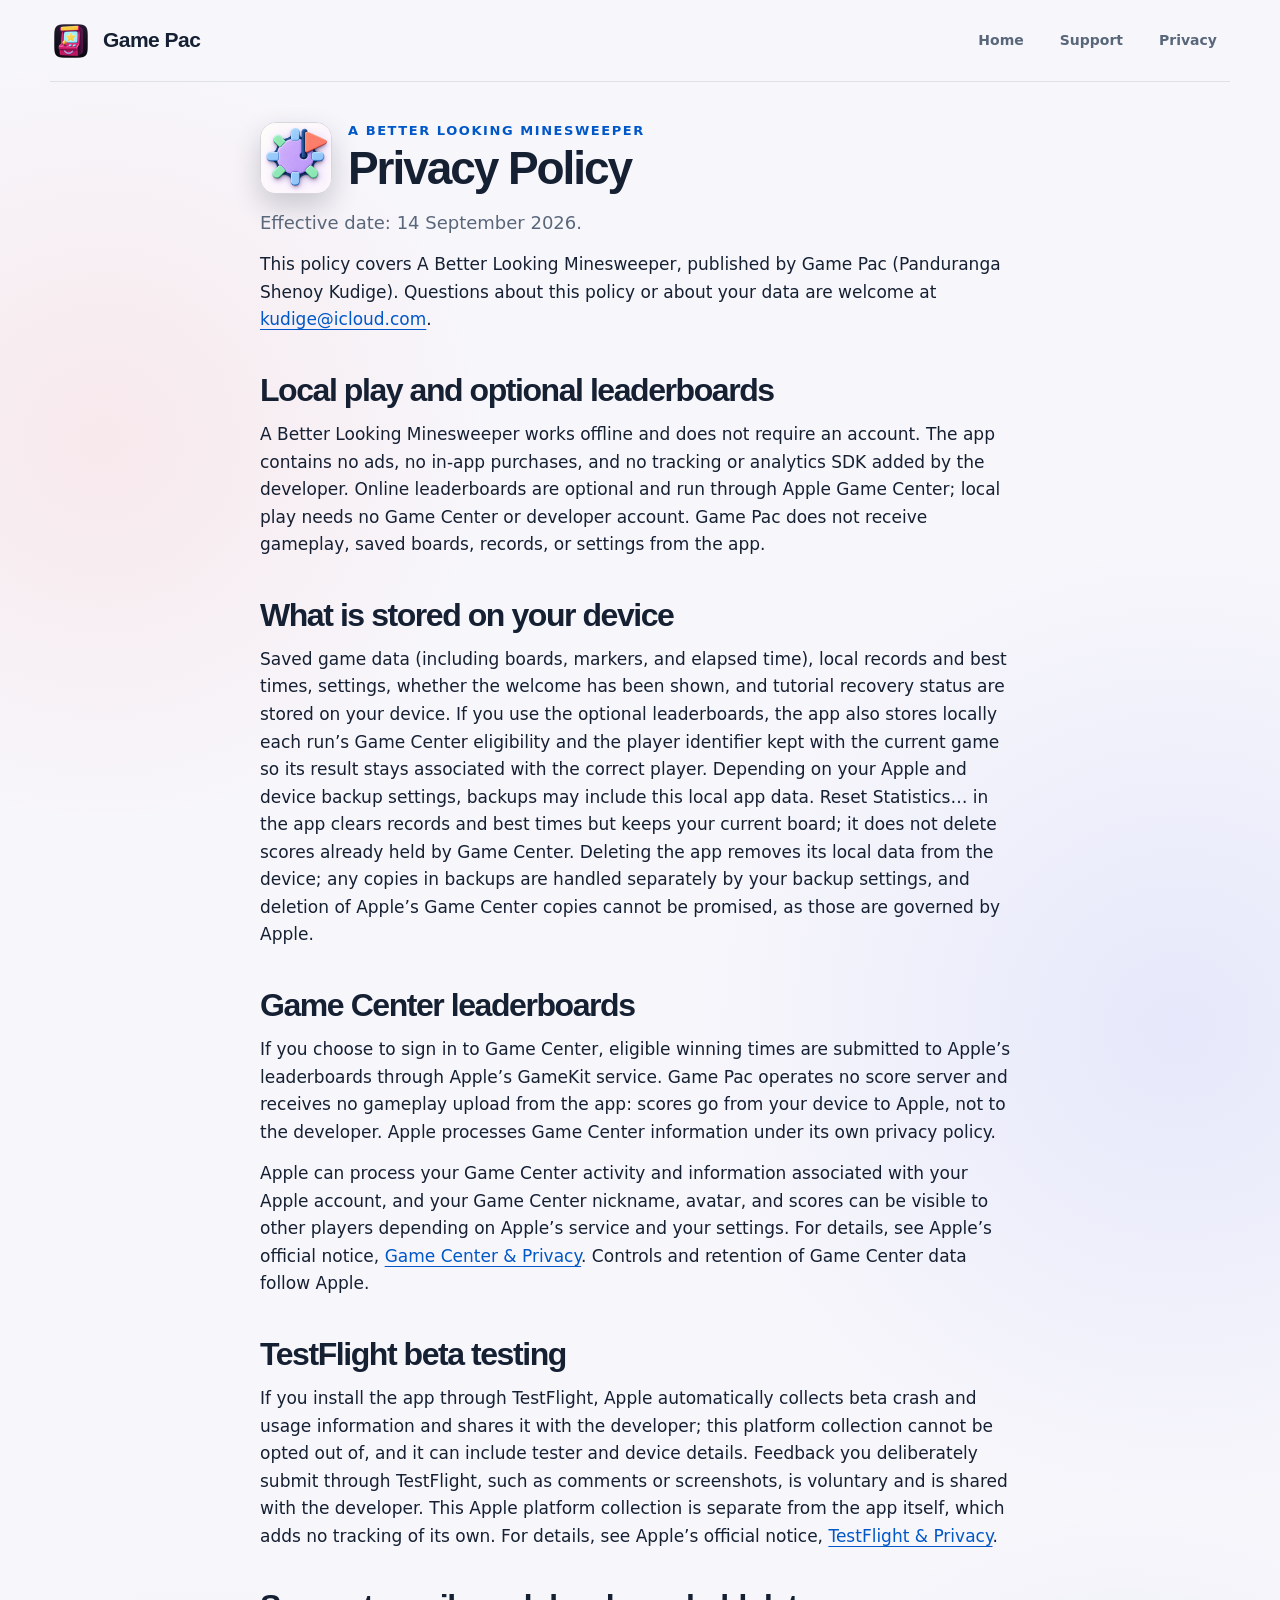
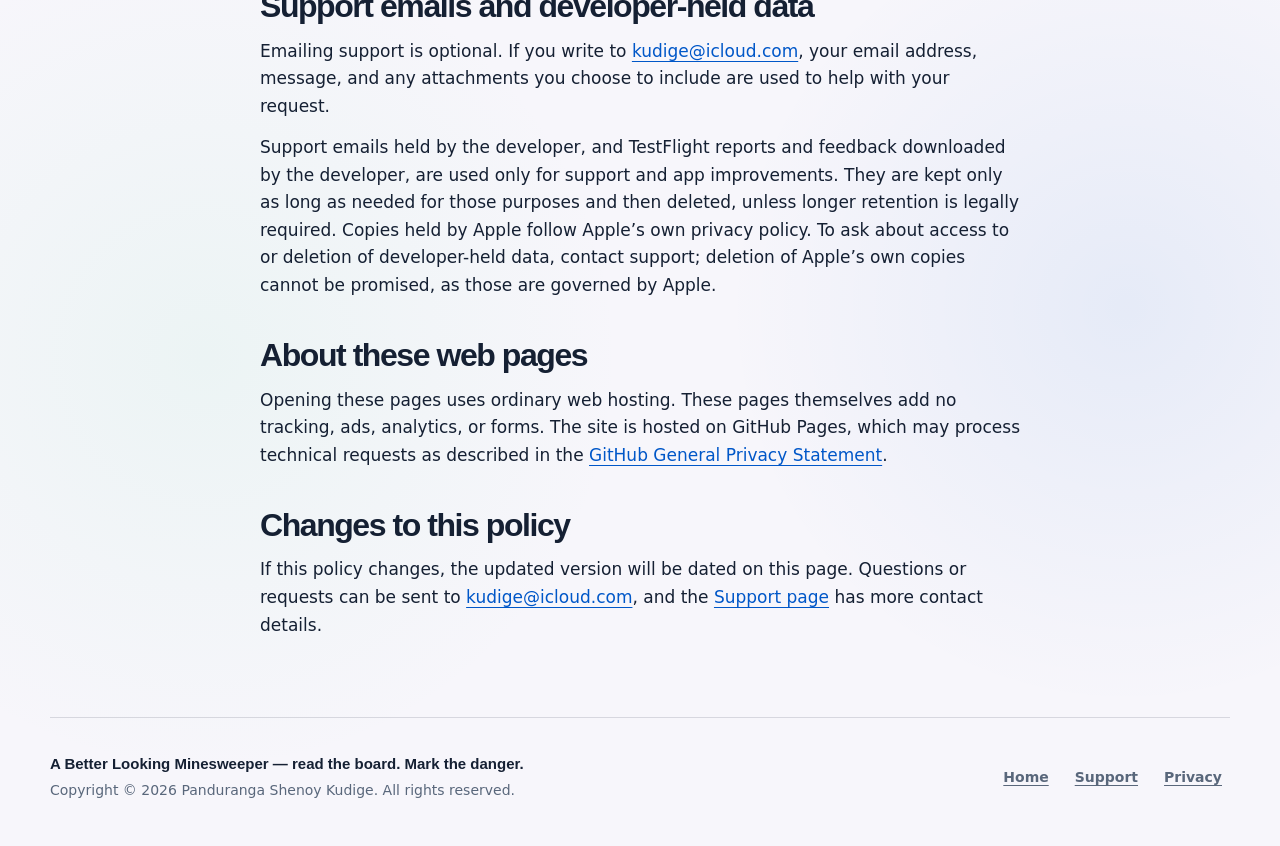
<file: a-better-looking-minesweeper/privacy.html>
<!doctype html>
<html lang="en">
  <head>
    <meta charset="utf-8">
    <meta name="viewport" content="width=device-width, initial-scale=1">
    <meta name="color-scheme" content="light dark">
    <title>Privacy Policy — A Better Looking Minesweeper — Game Pac</title>
    <meta
      name="description"
      content="Privacy policy for A Better Looking Minesweeper, the Minesweeper game for iPhone and iPad from Game Pac. No ads, no developer tracking or analytics; optional leaderboards via Apple Game Center."
    >
    <meta name="theme-color" content="#f7f6fb" media="(prefers-color-scheme: light)">
    <meta name="theme-color" content="#090f20" media="(prefers-color-scheme: dark)">
    <link rel="canonical" href="https://game-pac.com/a-better-looking-minesweeper/privacy.html">
    <link rel="icon" type="image/png" sizes="64x64" href="../assets/favicon.png?v=arcade-20260908">
    <link rel="apple-touch-icon" sizes="180x180" href="../assets/apple-touch-icon.png">
    <link rel="stylesheet" href="../style.css">
    <link rel="stylesheet" href="./support.css">
  </head>
  <body class="minesweeper-support-page" id="top">
    <a class="skip-link" href="#main-content">Skip to content</a>

    <header class="site-header">
      <a class="brand" href="../index.html" aria-label="Game Pac home">
        <picture>
          <source srcset="../assets/game-pac-mark-dark.png" media="(prefers-color-scheme: dark)">
          <img src="../assets/game-pac-mark-light.png" alt="Game Pac" width="42" height="42">
        </picture>
        <span>Game Pac</span>
      </a>
      <nav aria-label="Primary navigation">
        <a href="../index.html">Home</a>
        <a href="./support.html">Support</a>
        <a href="./privacy.html" aria-current="page">Privacy</a>
      </nav>
    </header>

    <main id="main-content" tabindex="-1">
      <div class="page-body">
        <div class="app-heading">
          <img src="./app-icon.png" alt="A Better Looking Minesweeper app icon" width="72" height="72">
          <div>
            <p class="app-eyebrow">A Better Looking Minesweeper</p>
            <h1>Privacy Policy</h1>
          </div>
        </div>

        <p class="page-intro">
          Effective date: 14 September 2026.
        </p>
        <p>
          This policy covers A Better Looking Minesweeper, published by Game Pac (Panduranga Shenoy Kudige). Questions about this policy or about your data are welcome at <a href="mailto:kudige@icloud.com">kudige@icloud.com</a>.
        </p>

        <section aria-labelledby="offline-title">
          <h2 id="offline-title">Local play and optional leaderboards</h2>
          <p>
            A Better Looking Minesweeper works offline and does not require an account. The app contains no ads, no in-app purchases, and no tracking or analytics SDK added by the developer. Online leaderboards are optional and run through Apple Game Center; local play needs no Game Center or developer account. Game Pac does not receive gameplay, saved boards, records, or settings from the app.
          </p>
        </section>

        <section aria-labelledby="on-device-title">
          <h2 id="on-device-title">What is stored on your device</h2>
          <p>
            Saved game data (including boards, markers, and elapsed time), local records and best times, settings, whether the welcome has been shown, and tutorial recovery status are stored on your device. If you use the optional leaderboards, the app also stores locally each run’s Game Center eligibility and the player identifier kept with the current game so its result stays associated with the correct player. Depending on your Apple and device backup settings, backups may include this local app data. Reset Statistics… in the app clears records and best times but keeps your current board; it does not delete scores already held by Game Center. Deleting the app removes its local data from the device; any copies in backups are handled separately by your backup settings, and deletion of Apple’s Game Center copies cannot be promised, as those are governed by Apple.
          </p>
        </section>

        <section aria-labelledby="gamecenter-title">
          <h2 id="gamecenter-title">Game Center leaderboards</h2>
          <p>
            If you choose to sign in to Game Center, eligible winning times are submitted to Apple’s leaderboards through Apple’s GameKit service. Game Pac operates no score server and receives no gameplay upload from the app: scores go from your device to Apple, not to the developer. Apple processes Game Center information under its own privacy policy.
          </p>
          <p>
            Apple can process your Game Center activity and information associated with your Apple account, and your Game Center nickname, avatar, and scores can be visible to other players depending on Apple’s service and your settings. For details, see Apple’s official notice, <a href="https://www.apple.com/legal/privacy/data/en/game-center/">Game Center &amp; Privacy</a>. Controls and retention of Game Center data follow Apple.
          </p>
        </section>

        <section aria-labelledby="testflight-title">
          <h2 id="testflight-title">TestFlight beta testing</h2>
          <p>
            If you install the app through TestFlight, Apple automatically collects beta crash and usage information and shares it with the developer; this platform collection cannot be opted out of, and it can include tester and device details. Feedback you deliberately submit through TestFlight, such as comments or screenshots, is voluntary and is shared with the developer. This Apple platform collection is separate from the app itself, which adds no tracking of its own. For details, see Apple’s official notice, <a href="https://www.apple.com/legal/privacy/data/en/test-flight/">TestFlight &amp; Privacy</a>.
          </p>
        </section>

        <section aria-labelledby="support-data-title">
          <h2 id="support-data-title">Support emails and developer-held data</h2>
          <p>
            Emailing support is optional. If you write to <a href="mailto:kudige@icloud.com">kudige@icloud.com</a>, your email address, message, and any attachments you choose to include are used to help with your request.
          </p>
          <p>
            Support emails held by the developer, and TestFlight reports and feedback downloaded by the developer, are used only for support and app improvements. They are kept only as long as needed for those purposes and then deleted, unless longer retention is legally required. Copies held by Apple follow Apple’s own privacy policy. To ask about access to or deletion of developer-held data, contact support; deletion of Apple’s own copies cannot be promised, as those are governed by Apple.
          </p>
        </section>

        <section aria-labelledby="website-title">
          <h2 id="website-title">About these web pages</h2>
          <p>
            Opening these pages uses ordinary web hosting. These pages themselves add no tracking, ads, analytics, or forms. The site is hosted on GitHub Pages, which may process technical requests as described in the <a href="https://docs.github.com/en/site-policy/privacy-policies/github-general-privacy-statement">GitHub General Privacy Statement</a>.
          </p>
        </section>

        <section aria-labelledby="changes-title">
          <h2 id="changes-title">Changes to this policy</h2>
          <p>
            If this policy changes, the updated version will be dated on this page. Questions or requests can be sent to <a href="mailto:kudige@icloud.com">kudige@icloud.com</a>, and the <a href="./support.html">Support page</a> has more contact details.
          </p>
        </section>
      </div>
    </main>

    <footer>
      <div class="footer-copy">
        <p class="footer-signoff">A Better Looking Minesweeper — read the board. Mark the danger.</p>
        <p>Copyright © 2026 Panduranga Shenoy Kudige. All rights reserved.</p>
      </div>
      <nav aria-label="Game Pac navigation">
        <a href="../index.html">Home</a>
        <a href="./support.html">Support</a>
        <a href="./privacy.html" aria-current="page">Privacy</a>
      </nav>
    </footer>
  </body>
</html>
</file>
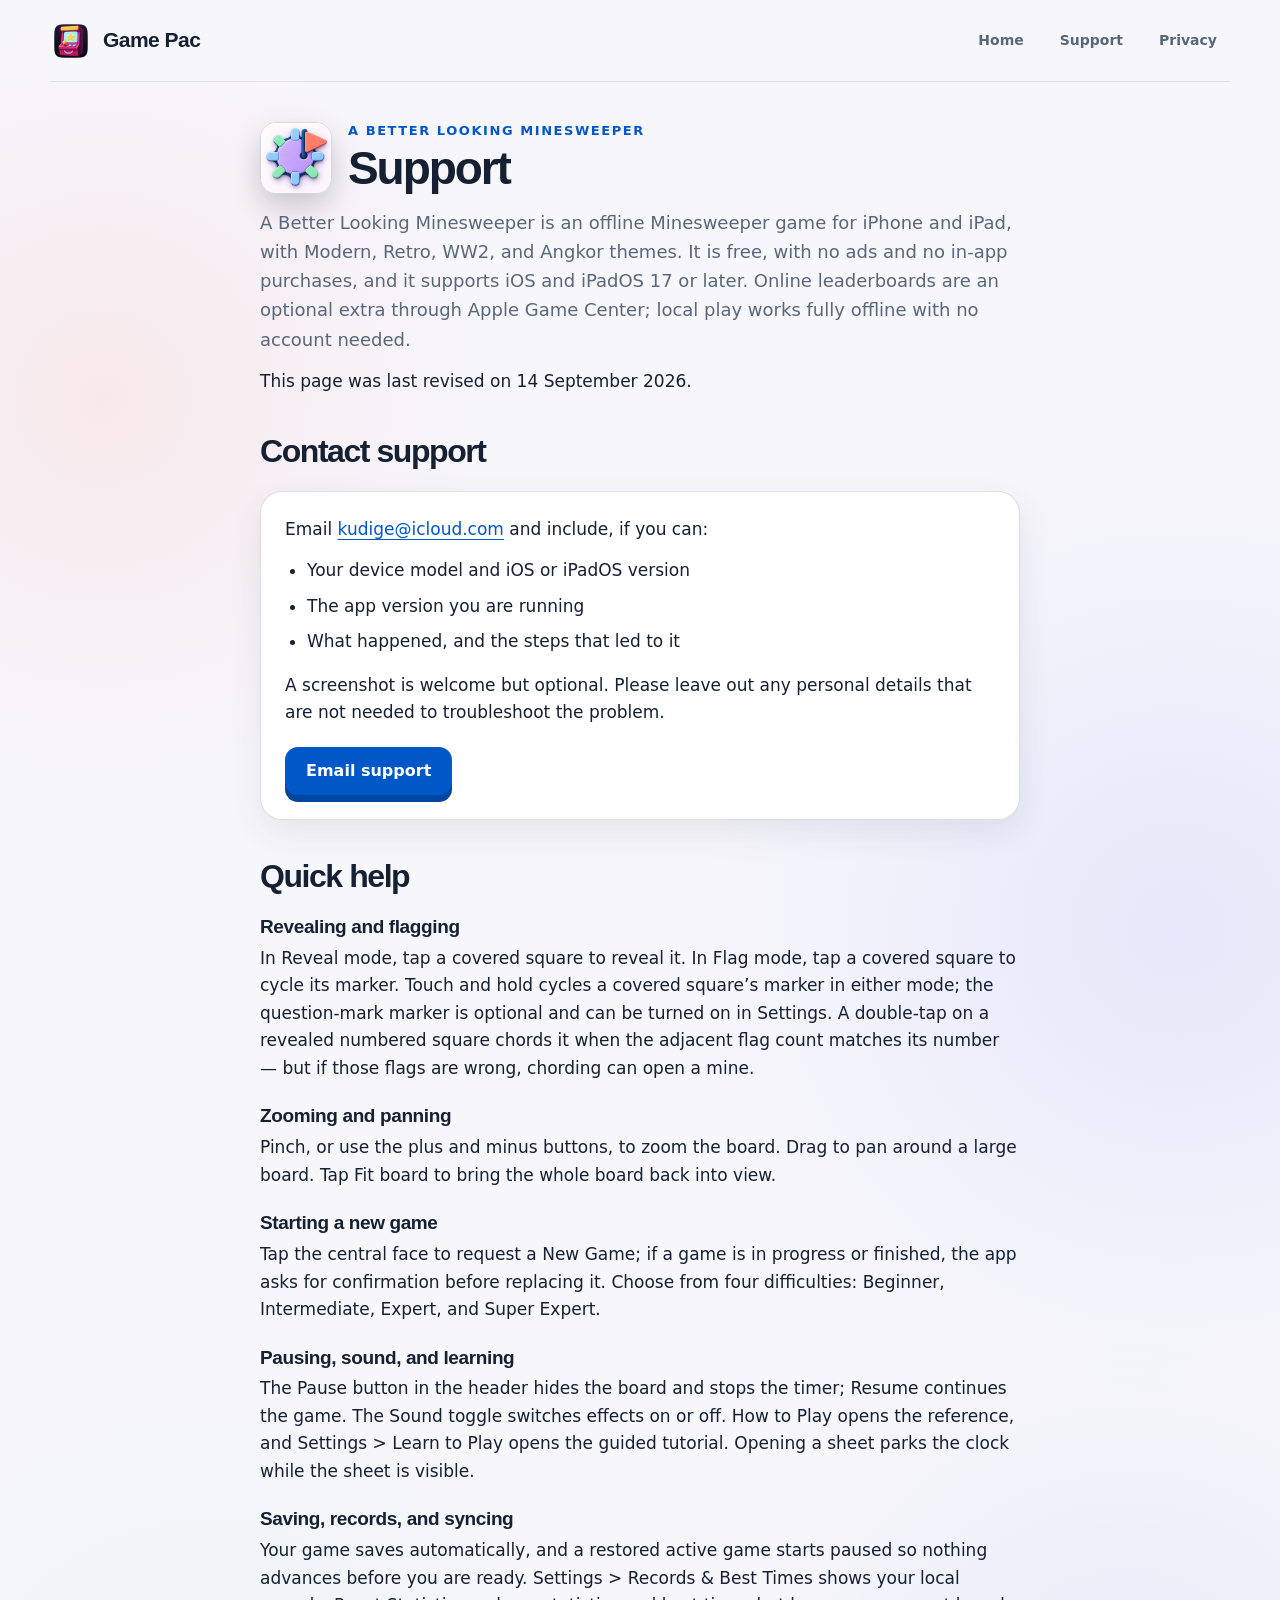
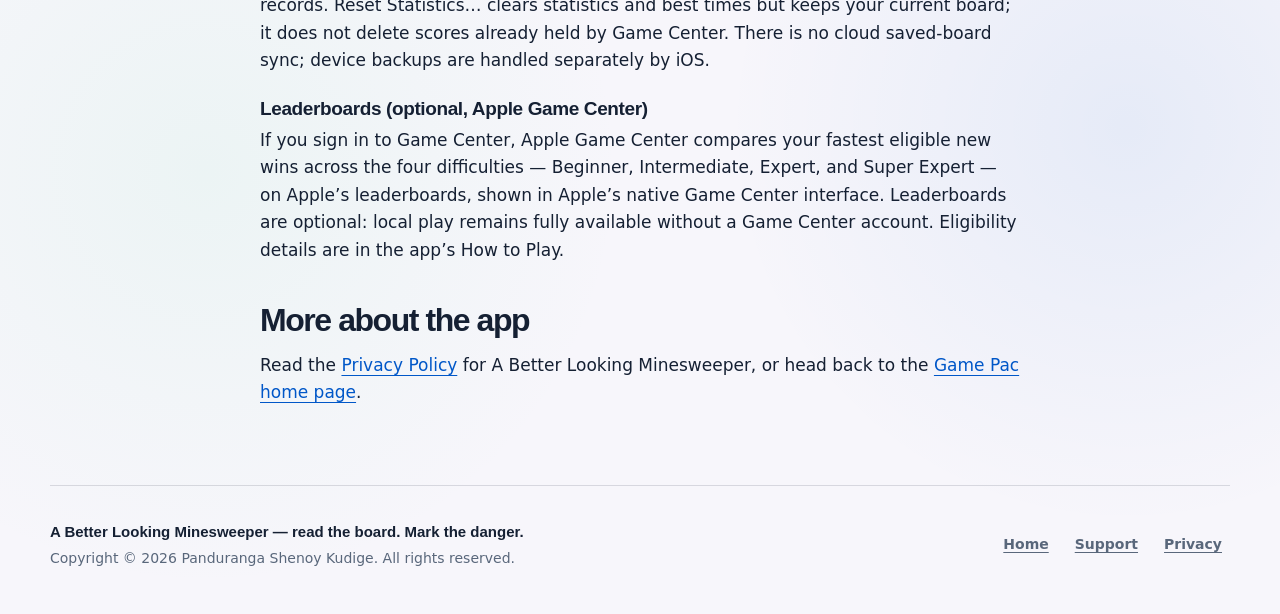
<file: a-better-looking-minesweeper/support.html>
<!doctype html>
<html lang="en">
  <head>
    <meta charset="utf-8">
    <meta name="viewport" content="width=device-width, initial-scale=1">
    <meta name="color-scheme" content="light dark">
    <title>Support — A Better Looking Minesweeper — Game Pac</title>
    <meta
      name="description"
      content="Support for A Better Looking Minesweeper, the Minesweeper game for iPhone and iPad from Game Pac, with optional Apple Game Center leaderboards. Quick help, contact details, and tips."
    >
    <meta name="theme-color" content="#f7f6fb" media="(prefers-color-scheme: light)">
    <meta name="theme-color" content="#090f20" media="(prefers-color-scheme: dark)">
    <link rel="canonical" href="https://game-pac.com/a-better-looking-minesweeper/support.html">
    <link rel="icon" type="image/png" sizes="64x64" href="../assets/favicon.png?v=arcade-20260908">
    <link rel="apple-touch-icon" sizes="180x180" href="../assets/apple-touch-icon.png">
    <link rel="stylesheet" href="../style.css">
    <link rel="stylesheet" href="./support.css">
  </head>
  <body class="minesweeper-support-page" id="top">
    <a class="skip-link" href="#main-content">Skip to content</a>

    <header class="site-header">
      <a class="brand" href="../index.html" aria-label="Game Pac home">
        <picture>
          <source srcset="../assets/game-pac-mark-dark.png" media="(prefers-color-scheme: dark)">
          <img src="../assets/game-pac-mark-light.png" alt="Game Pac" width="42" height="42">
        </picture>
        <span>Game Pac</span>
      </a>
      <nav aria-label="Primary navigation">
        <a href="../index.html">Home</a>
        <a href="./support.html" aria-current="page">Support</a>
        <a href="./privacy.html">Privacy</a>
      </nav>
    </header>

    <main id="main-content" tabindex="-1">
      <div class="page-body">
        <div class="app-heading">
          <img src="./app-icon.png" alt="A Better Looking Minesweeper app icon" width="72" height="72">
          <div>
            <p class="app-eyebrow">A Better Looking Minesweeper</p>
            <h1>Support</h1>
          </div>
        </div>

        <p class="page-intro">
          A Better Looking Minesweeper is an offline Minesweeper game for iPhone and iPad, with Modern, Retro, WW2, and Angkor themes. It is free, with no ads and no in-app purchases, and it supports iOS and iPadOS 17 or later. Online leaderboards are an optional extra through Apple Game Center; local play works fully offline with no account needed.
        </p>
        <p>
          This page was last revised on 14 September 2026.
        </p>

        <section aria-labelledby="contact-title">
          <h2 id="contact-title">Contact support</h2>
          <div class="contact-card">
            <p>
              Email <a href="mailto:kudige@icloud.com">kudige@icloud.com</a> and include, if you can:
            </p>
            <ul>
              <li>Your device model and iOS or iPadOS version</li>
              <li>The app version you are running</li>
              <li>What happened, and the steps that led to it</li>
            </ul>
            <p>
              A screenshot is welcome but optional. Please leave out any personal details that are not needed to troubleshoot the problem.
            </p>
            <a class="button button-primary" href="mailto:kudige@icloud.com">Email support</a>
          </div>
        </section>

        <section aria-labelledby="quick-help-title">
          <h2 id="quick-help-title">Quick help</h2>

          <h3>Revealing and flagging</h3>
          <p>
            In Reveal mode, tap a covered square to reveal it. In Flag mode, tap a covered square to cycle its marker. Touch and hold cycles a covered square’s marker in either mode; the question-mark marker is optional and can be turned on in Settings. A double-tap on a revealed numbered square chords it when the adjacent flag count matches its number — but if those flags are wrong, chording can open a mine.
          </p>

          <h3>Zooming and panning</h3>
          <p>
            Pinch, or use the plus and minus buttons, to zoom the board. Drag to pan around a large board. Tap Fit board to bring the whole board back into view.
          </p>

          <h3>Starting a new game</h3>
          <p>
            Tap the central face to request a New Game; if a game is in progress or finished, the app asks for confirmation before replacing it. Choose from four difficulties: Beginner, Intermediate, Expert, and Super Expert.
          </p>

          <h3>Pausing, sound, and learning</h3>
          <p>
            The Pause button in the header hides the board and stops the timer; Resume continues the game. The Sound toggle switches effects on or off. How to Play opens the reference, and Settings &gt; Learn to Play opens the guided tutorial. Opening a sheet parks the clock while the sheet is visible.
          </p>

          <h3>Saving, records, and syncing</h3>
          <p>
            Your game saves automatically, and a restored active game starts paused so nothing advances before you are ready. Settings &gt; Records &amp; Best Times shows your local records. Reset Statistics… clears statistics and best times but keeps your current board; it does not delete scores already held by Game Center. There is no cloud saved-board sync; device backups are handled separately by iOS.
          </p>

          <h3>Leaderboards (optional, Apple Game Center)</h3>
          <p>
            If you sign in to Game Center, Apple Game Center compares your fastest eligible new wins across the four difficulties — Beginner, Intermediate, Expert, and Super Expert — on Apple’s leaderboards, shown in Apple’s native Game Center interface. Leaderboards are optional: local play remains fully available without a Game Center account. Eligibility details are in the app’s How to Play.
          </p>
        </section>

        <section aria-labelledby="more-title">
          <h2 id="more-title">More about the app</h2>
          <p>
            Read the <a href="./privacy.html">Privacy Policy</a> for A Better Looking Minesweeper, or head back to the <a href="../index.html">Game Pac home page</a>.
          </p>
        </section>
      </div>
    </main>

    <footer>
      <div class="footer-copy">
        <p class="footer-signoff">A Better Looking Minesweeper — read the board. Mark the danger.</p>
        <p>Copyright © 2026 Panduranga Shenoy Kudige. All rights reserved.</p>
      </div>
      <nav aria-label="Game Pac navigation">
        <a href="../index.html">Home</a>
        <a href="./support.html" aria-current="page">Support</a>
        <a href="./privacy.html">Privacy</a>
      </nav>
    </footer>
  </body>
</html>
</file>
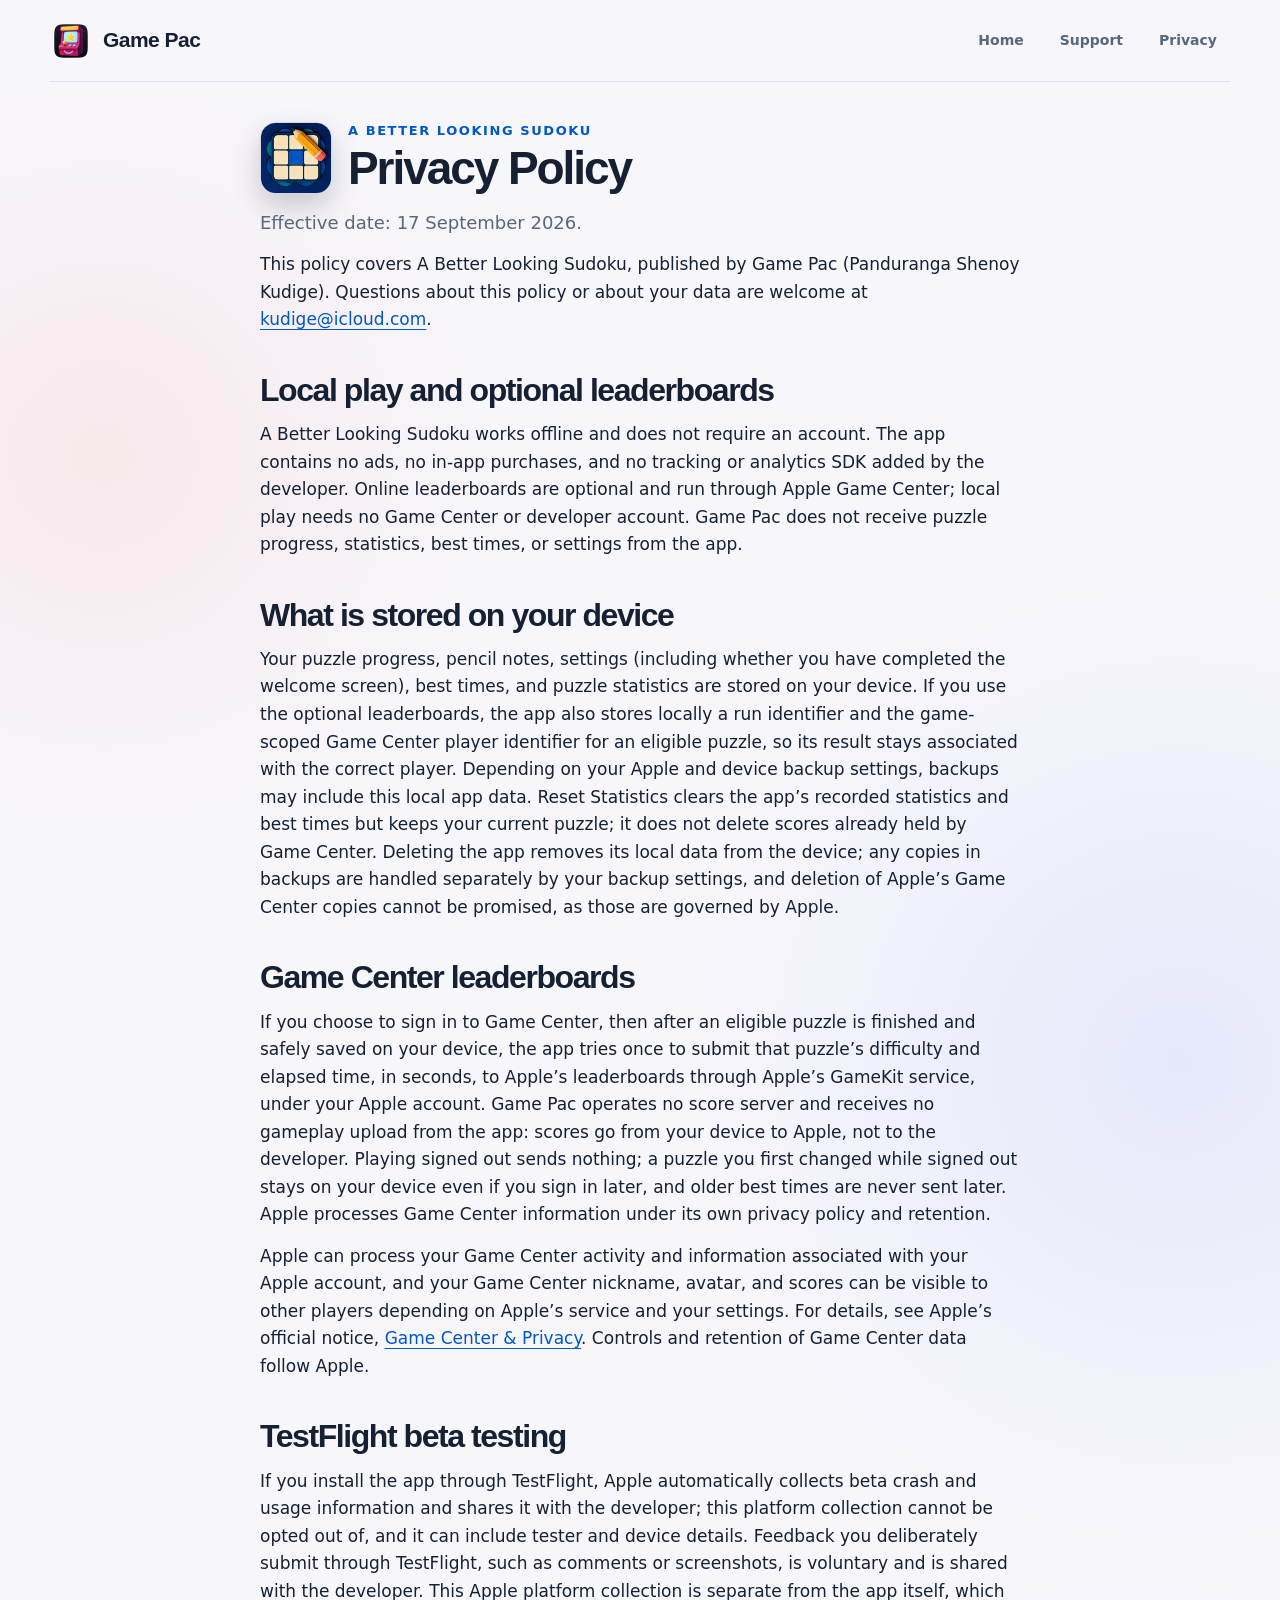
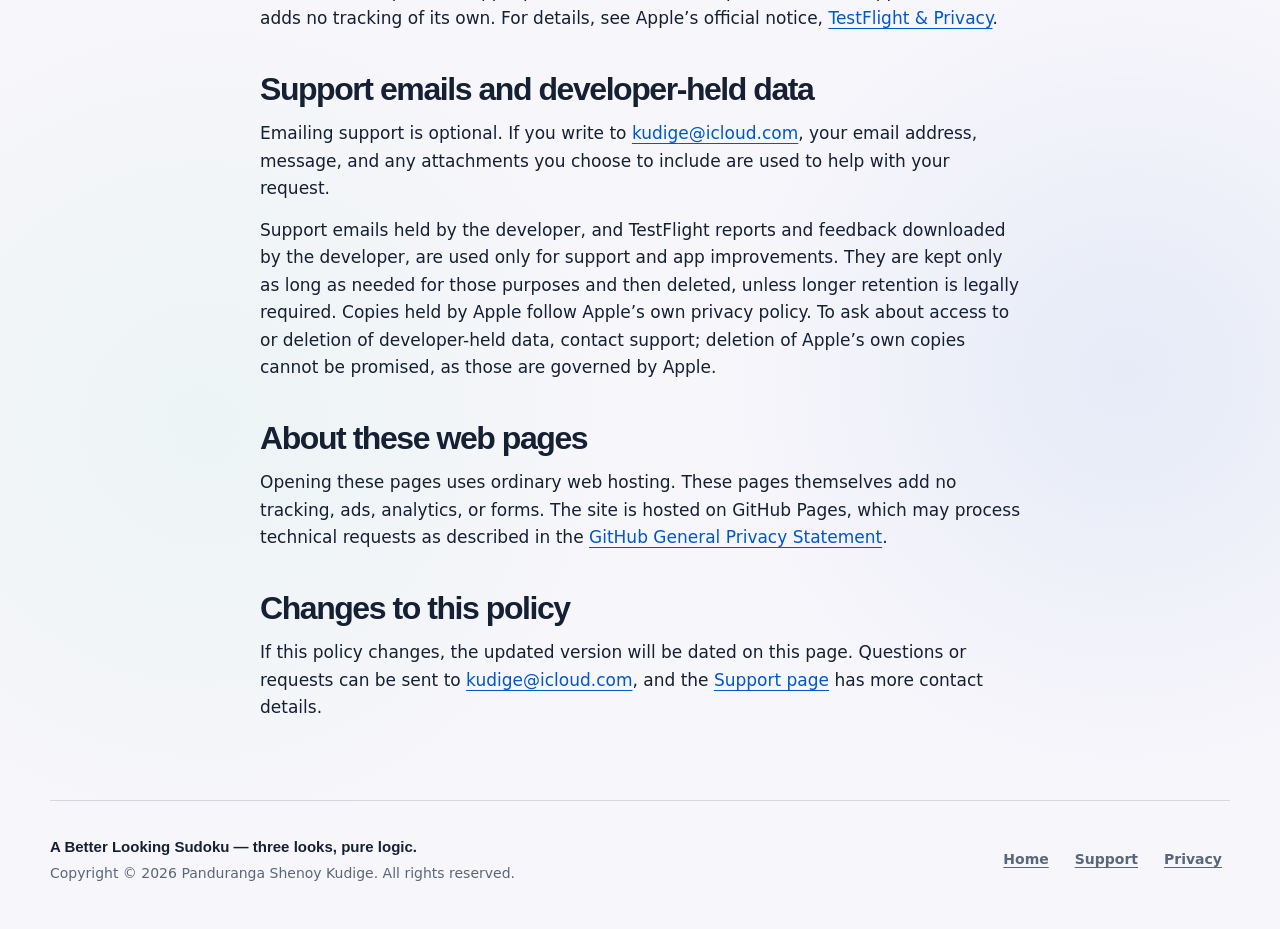
<file: a-better-looking-sudoku/privacy.html>
<!doctype html>
<html lang="en">
  <head>
    <meta charset="utf-8">
    <meta name="viewport" content="width=device-width, initial-scale=1">
    <meta name="color-scheme" content="light dark">
    <title>Privacy Policy — A Better Looking Sudoku — Game Pac</title>
    <meta
      name="description"
      content="Privacy policy for A Better Looking Sudoku, the Sudoku game for iPhone and iPad from Game Pac. No ads, no developer tracking or analytics; optional leaderboards via Apple Game Center."
    >
    <meta name="theme-color" content="#f7f6fb" media="(prefers-color-scheme: light)">
    <meta name="theme-color" content="#090f20" media="(prefers-color-scheme: dark)">
    <link rel="canonical" href="https://game-pac.com/a-better-looking-sudoku/privacy.html">
    <link rel="icon" type="image/png" sizes="64x64" href="../assets/favicon.png?v=arcade-20260908">
    <link rel="apple-touch-icon" sizes="180x180" href="../assets/apple-touch-icon.png">
    <link rel="stylesheet" href="../style.css">
    <link rel="stylesheet" href="./support.css">
  </head>
  <body class="sudoku-support-page" id="top">
    <a class="skip-link" href="#main-content">Skip to content</a>

    <header class="site-header">
      <a class="brand" href="../index.html" aria-label="Game Pac home">
        <picture>
          <source srcset="../assets/game-pac-mark-dark.png" media="(prefers-color-scheme: dark)">
          <img src="../assets/game-pac-mark-light.png" alt="Game Pac" width="42" height="42">
        </picture>
        <span>Game Pac</span>
      </a>
      <nav aria-label="Primary navigation">
        <a href="../index.html">Home</a>
        <a href="./support.html">Support</a>
        <a href="./privacy.html" aria-current="page">Privacy</a>
      </nav>
    </header>

    <main id="main-content" tabindex="-1">
      <div class="page-body">
        <div class="app-heading">
          <img src="./app-icon.png" alt="A Better Looking Sudoku app icon" width="72" height="72">
          <div>
            <p class="app-eyebrow">A Better Looking Sudoku</p>
            <h1>Privacy Policy</h1>
          </div>
        </div>

        <p class="page-intro">
          Effective date: 17 September 2026.
        </p>
        <p>
          This policy covers A Better Looking Sudoku, published by Game Pac (Panduranga Shenoy Kudige). Questions about this policy or about your data are welcome at <a href="mailto:kudige@icloud.com">kudige@icloud.com</a>.
        </p>

        <section aria-labelledby="offline-title">
          <h2 id="offline-title">Local play and optional leaderboards</h2>
          <p>
            A Better Looking Sudoku works offline and does not require an account. The app contains no ads, no in-app purchases, and no tracking or analytics SDK added by the developer. Online leaderboards are optional and run through Apple Game Center; local play needs no Game Center or developer account. Game Pac does not receive puzzle progress, statistics, best times, or settings from the app.
          </p>
        </section>

        <section aria-labelledby="on-device-title">
          <h2 id="on-device-title">What is stored on your device</h2>
          <p>
            Your puzzle progress, pencil notes, settings (including whether you have completed the welcome screen), best times, and puzzle statistics are stored on your device. If you use the optional leaderboards, the app also stores locally a run identifier and the game-scoped Game Center player identifier for an eligible puzzle, so its result stays associated with the correct player. Depending on your Apple and device backup settings, backups may include this local app data. Reset Statistics clears the app’s recorded statistics and best times but keeps your current puzzle; it does not delete scores already held by Game Center. Deleting the app removes its local data from the device; any copies in backups are handled separately by your backup settings, and deletion of Apple’s Game Center copies cannot be promised, as those are governed by Apple.
          </p>
        </section>

        <section aria-labelledby="gamecenter-title">
          <h2 id="gamecenter-title">Game Center leaderboards</h2>
          <p>
            If you choose to sign in to Game Center, then after an eligible puzzle is finished and safely saved on your device, the app tries once to submit that puzzle’s difficulty and elapsed time, in seconds, to Apple’s leaderboards through Apple’s GameKit service, under your Apple account. Game Pac operates no score server and receives no gameplay upload from the app: scores go from your device to Apple, not to the developer. Playing signed out sends nothing; a puzzle you first changed while signed out stays on your device even if you sign in later, and older best times are never sent later. Apple processes Game Center information under its own privacy policy and retention.
          </p>
          <p>
            Apple can process your Game Center activity and information associated with your Apple account, and your Game Center nickname, avatar, and scores can be visible to other players depending on Apple’s service and your settings. For details, see Apple’s official notice, <a href="https://www.apple.com/legal/privacy/data/en/game-center/">Game Center &amp; Privacy</a>. Controls and retention of Game Center data follow Apple.
          </p>
        </section>

        <section aria-labelledby="testflight-title">
          <h2 id="testflight-title">TestFlight beta testing</h2>
          <p>
            If you install the app through TestFlight, Apple automatically collects beta crash and usage information and shares it with the developer; this platform collection cannot be opted out of, and it can include tester and device details. Feedback you deliberately submit through TestFlight, such as comments or screenshots, is voluntary and is shared with the developer. This Apple platform collection is separate from the app itself, which adds no tracking of its own. For details, see Apple’s official notice, <a href="https://www.apple.com/legal/privacy/data/en/test-flight/">TestFlight &amp; Privacy</a>.
          </p>
        </section>

        <section aria-labelledby="support-data-title">
          <h2 id="support-data-title">Support emails and developer-held data</h2>
          <p>
            Emailing support is optional. If you write to <a href="mailto:kudige@icloud.com">kudige@icloud.com</a>, your email address, message, and any attachments you choose to include are used to help with your request.
          </p>
          <p>
            Support emails held by the developer, and TestFlight reports and feedback downloaded by the developer, are used only for support and app improvements. They are kept only as long as needed for those purposes and then deleted, unless longer retention is legally required. Copies held by Apple follow Apple’s own privacy policy. To ask about access to or deletion of developer-held data, contact support; deletion of Apple’s own copies cannot be promised, as those are governed by Apple.
          </p>
        </section>

        <section aria-labelledby="website-title">
          <h2 id="website-title">About these web pages</h2>
          <p>
            Opening these pages uses ordinary web hosting. These pages themselves add no tracking, ads, analytics, or forms. The site is hosted on GitHub Pages, which may process technical requests as described in the <a href="https://docs.github.com/en/site-policy/privacy-policies/github-general-privacy-statement">GitHub General Privacy Statement</a>.
          </p>
        </section>

        <section aria-labelledby="changes-title">
          <h2 id="changes-title">Changes to this policy</h2>
          <p>
            If this policy changes, the updated version will be dated on this page. Questions or requests can be sent to <a href="mailto:kudige@icloud.com">kudige@icloud.com</a>, and the <a href="./support.html">Support page</a> has more contact details.
          </p>
        </section>
      </div>
    </main>

    <footer>
      <div class="footer-copy">
        <p class="footer-signoff">A Better Looking Sudoku — three looks, pure logic.</p>
        <p>Copyright © 2026 Panduranga Shenoy Kudige. All rights reserved.</p>
      </div>
      <nav aria-label="Game Pac navigation">
        <a href="../index.html">Home</a>
        <a href="./support.html">Support</a>
        <a href="./privacy.html" aria-current="page">Privacy</a>
      </nav>
    </footer>
  </body>
</html>
</file>
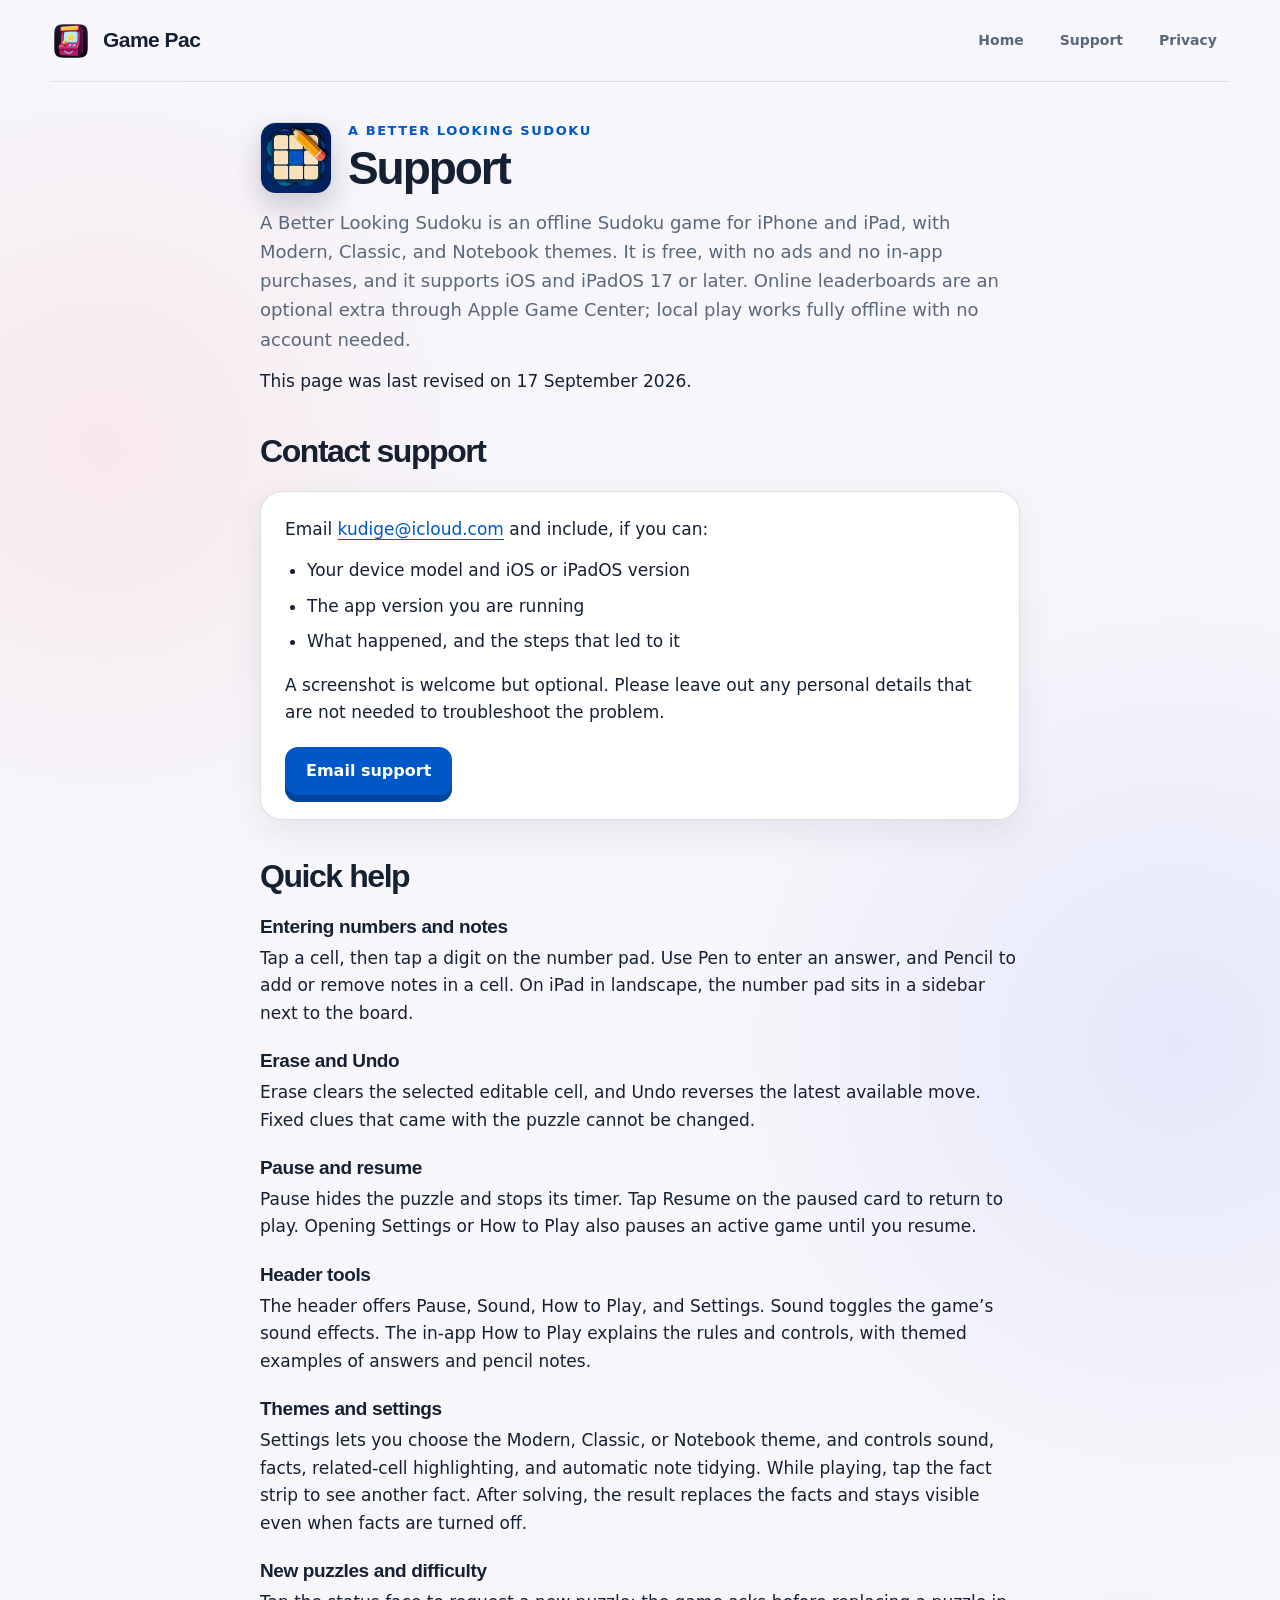
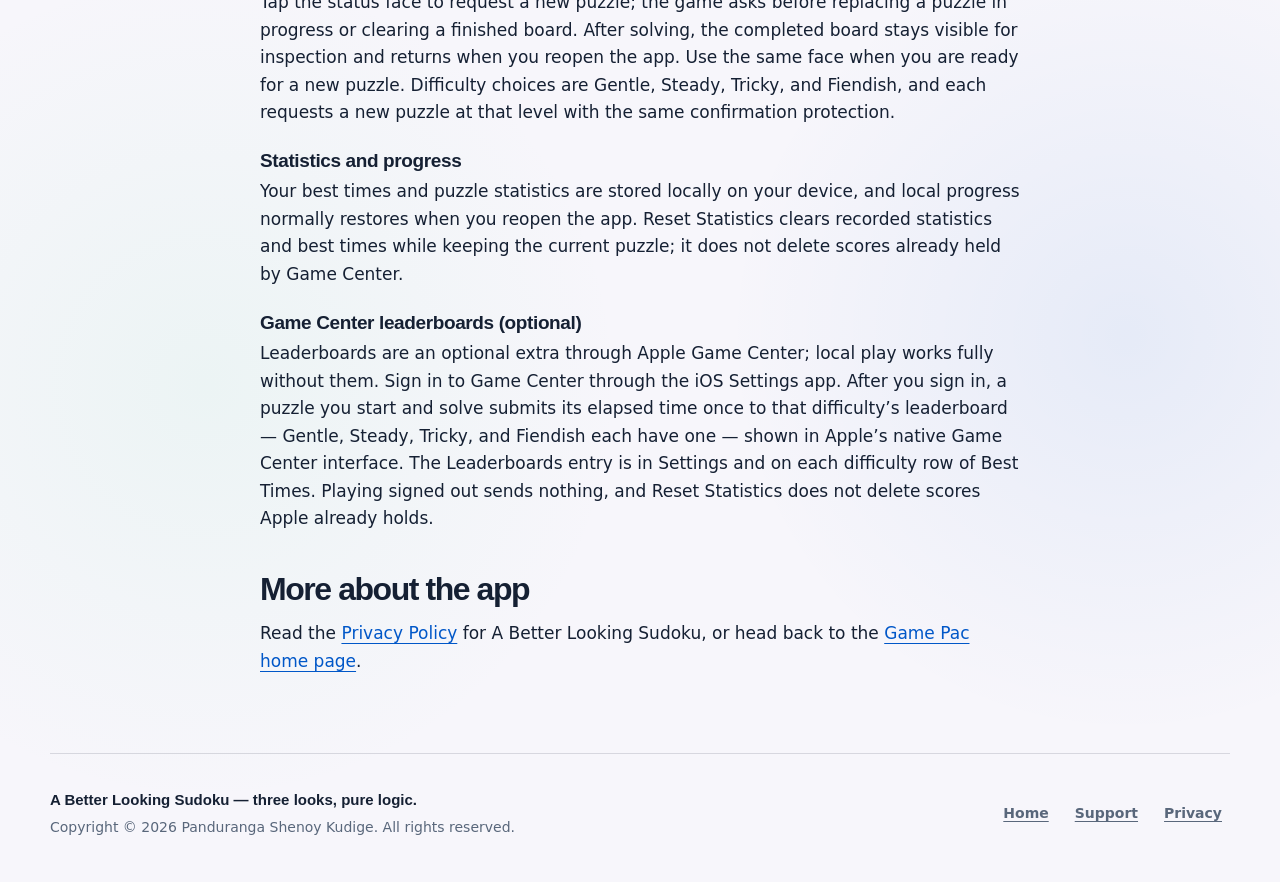
<file: a-better-looking-sudoku/support.html>
<!doctype html>
<html lang="en">
  <head>
    <meta charset="utf-8">
    <meta name="viewport" content="width=device-width, initial-scale=1">
    <meta name="color-scheme" content="light dark">
    <title>Support — A Better Looking Sudoku — Game Pac</title>
    <meta
      name="description"
      content="Support for A Better Looking Sudoku, the Sudoku game for iPhone and iPad from Game Pac, with optional Apple Game Center leaderboards. Quick help, contact details, and tips."
    >
    <meta name="theme-color" content="#f7f6fb" media="(prefers-color-scheme: light)">
    <meta name="theme-color" content="#090f20" media="(prefers-color-scheme: dark)">
    <link rel="canonical" href="https://game-pac.com/a-better-looking-sudoku/support.html">
    <link rel="icon" type="image/png" sizes="64x64" href="../assets/favicon.png?v=arcade-20260908">
    <link rel="apple-touch-icon" sizes="180x180" href="../assets/apple-touch-icon.png">
    <link rel="stylesheet" href="../style.css">
    <link rel="stylesheet" href="./support.css">
  </head>
  <body class="sudoku-support-page" id="top">
    <a class="skip-link" href="#main-content">Skip to content</a>

    <header class="site-header">
      <a class="brand" href="../index.html" aria-label="Game Pac home">
        <picture>
          <source srcset="../assets/game-pac-mark-dark.png" media="(prefers-color-scheme: dark)">
          <img src="../assets/game-pac-mark-light.png" alt="Game Pac" width="42" height="42">
        </picture>
        <span>Game Pac</span>
      </a>
      <nav aria-label="Primary navigation">
        <a href="../index.html">Home</a>
        <a href="./support.html" aria-current="page">Support</a>
        <a href="./privacy.html">Privacy</a>
      </nav>
    </header>

    <main id="main-content" tabindex="-1">
      <div class="page-body">
        <div class="app-heading">
          <img src="./app-icon.png" alt="A Better Looking Sudoku app icon" width="72" height="72">
          <div>
            <p class="app-eyebrow">A Better Looking Sudoku</p>
            <h1>Support</h1>
          </div>
        </div>

        <p class="page-intro">
          A Better Looking Sudoku is an offline Sudoku game for iPhone and iPad, with Modern, Classic, and Notebook themes. It is free, with no ads and no in-app purchases, and it supports iOS and iPadOS 17 or later. Online leaderboards are an optional extra through Apple Game Center; local play works fully offline with no account needed.
        </p>
        <p>
          This page was last revised on 17 September 2026.
        </p>

        <section aria-labelledby="contact-title">
          <h2 id="contact-title">Contact support</h2>
          <div class="contact-card">
            <p>
              Email <a href="mailto:kudige@icloud.com">kudige@icloud.com</a> and include, if you can:
            </p>
            <ul>
              <li>Your device model and iOS or iPadOS version</li>
              <li>The app version you are running</li>
              <li>What happened, and the steps that led to it</li>
            </ul>
            <p>
              A screenshot is welcome but optional. Please leave out any personal details that are not needed to troubleshoot the problem.
            </p>
            <a class="button button-primary" href="mailto:kudige@icloud.com">Email support</a>
          </div>
        </section>

        <section aria-labelledby="quick-help-title">
          <h2 id="quick-help-title">Quick help</h2>

          <h3>Entering numbers and notes</h3>
          <p>
            Tap a cell, then tap a digit on the number pad. Use Pen to enter an answer, and Pencil to add or remove notes in a cell. On iPad in landscape, the number pad sits in a sidebar next to the board.
          </p>

          <h3>Erase and Undo</h3>
          <p>
            Erase clears the selected editable cell, and Undo reverses the latest available move. Fixed clues that came with the puzzle cannot be changed.
          </p>

          <h3>Pause and resume</h3>
          <p>
            Pause hides the puzzle and stops its timer. Tap Resume on the paused card to return to play. Opening Settings or How to Play also pauses an active game until you resume.
          </p>

          <h3>Header tools</h3>
          <p>
            The header offers Pause, Sound, How to Play, and Settings. Sound toggles the game’s sound effects. The in-app How to Play explains the rules and controls, with themed examples of answers and pencil notes.
          </p>

          <h3>Themes and settings</h3>
          <p>
            Settings lets you choose the Modern, Classic, or Notebook theme, and controls sound, facts, related-cell highlighting, and automatic note tidying. While playing, tap the fact strip to see another fact. After solving, the result replaces the facts and stays visible even when facts are turned off.
          </p>

          <h3>New puzzles and difficulty</h3>
          <p>
            Tap the status face to request a new puzzle; the game asks before replacing a puzzle in progress or clearing a finished board. After solving, the completed board stays visible for inspection and returns when you reopen the app. Use the same face when you are ready for a new puzzle. Difficulty choices are Gentle, Steady, Tricky, and Fiendish, and each requests a new puzzle at that level with the same confirmation protection.
          </p>

          <h3>Statistics and progress</h3>
          <p>
            Your best times and puzzle statistics are stored locally on your device, and local progress normally restores when you reopen the app. Reset Statistics clears recorded statistics and best times while keeping the current puzzle; it does not delete scores already held by Game Center.
          </p>

          <h3>Game Center leaderboards (optional)</h3>
          <p>
            Leaderboards are an optional extra through Apple Game Center; local play works fully without them. Sign in to Game Center through the iOS Settings app. After you sign in, a puzzle you start and solve submits its elapsed time once to that difficulty’s leaderboard — Gentle, Steady, Tricky, and Fiendish each have one — shown in Apple’s native Game Center interface. The Leaderboards entry is in Settings and on each difficulty row of Best Times. Playing signed out sends nothing, and Reset Statistics does not delete scores Apple already holds.
          </p>
        </section>

        <section aria-labelledby="more-title">
          <h2 id="more-title">More about the app</h2>
          <p>
            Read the <a href="./privacy.html">Privacy Policy</a> for A Better Looking Sudoku, or head back to the <a href="../index.html">Game Pac home page</a>.
          </p>
        </section>
      </div>
    </main>

    <footer>
      <div class="footer-copy">
        <p class="footer-signoff">A Better Looking Sudoku — three looks, pure logic.</p>
        <p>Copyright © 2026 Panduranga Shenoy Kudige. All rights reserved.</p>
      </div>
      <nav aria-label="Game Pac navigation">
        <a href="../index.html">Home</a>
        <a href="./support.html" aria-current="page">Support</a>
        <a href="./privacy.html">Privacy</a>
      </nav>
    </footer>
  </body>
</html>
</file>
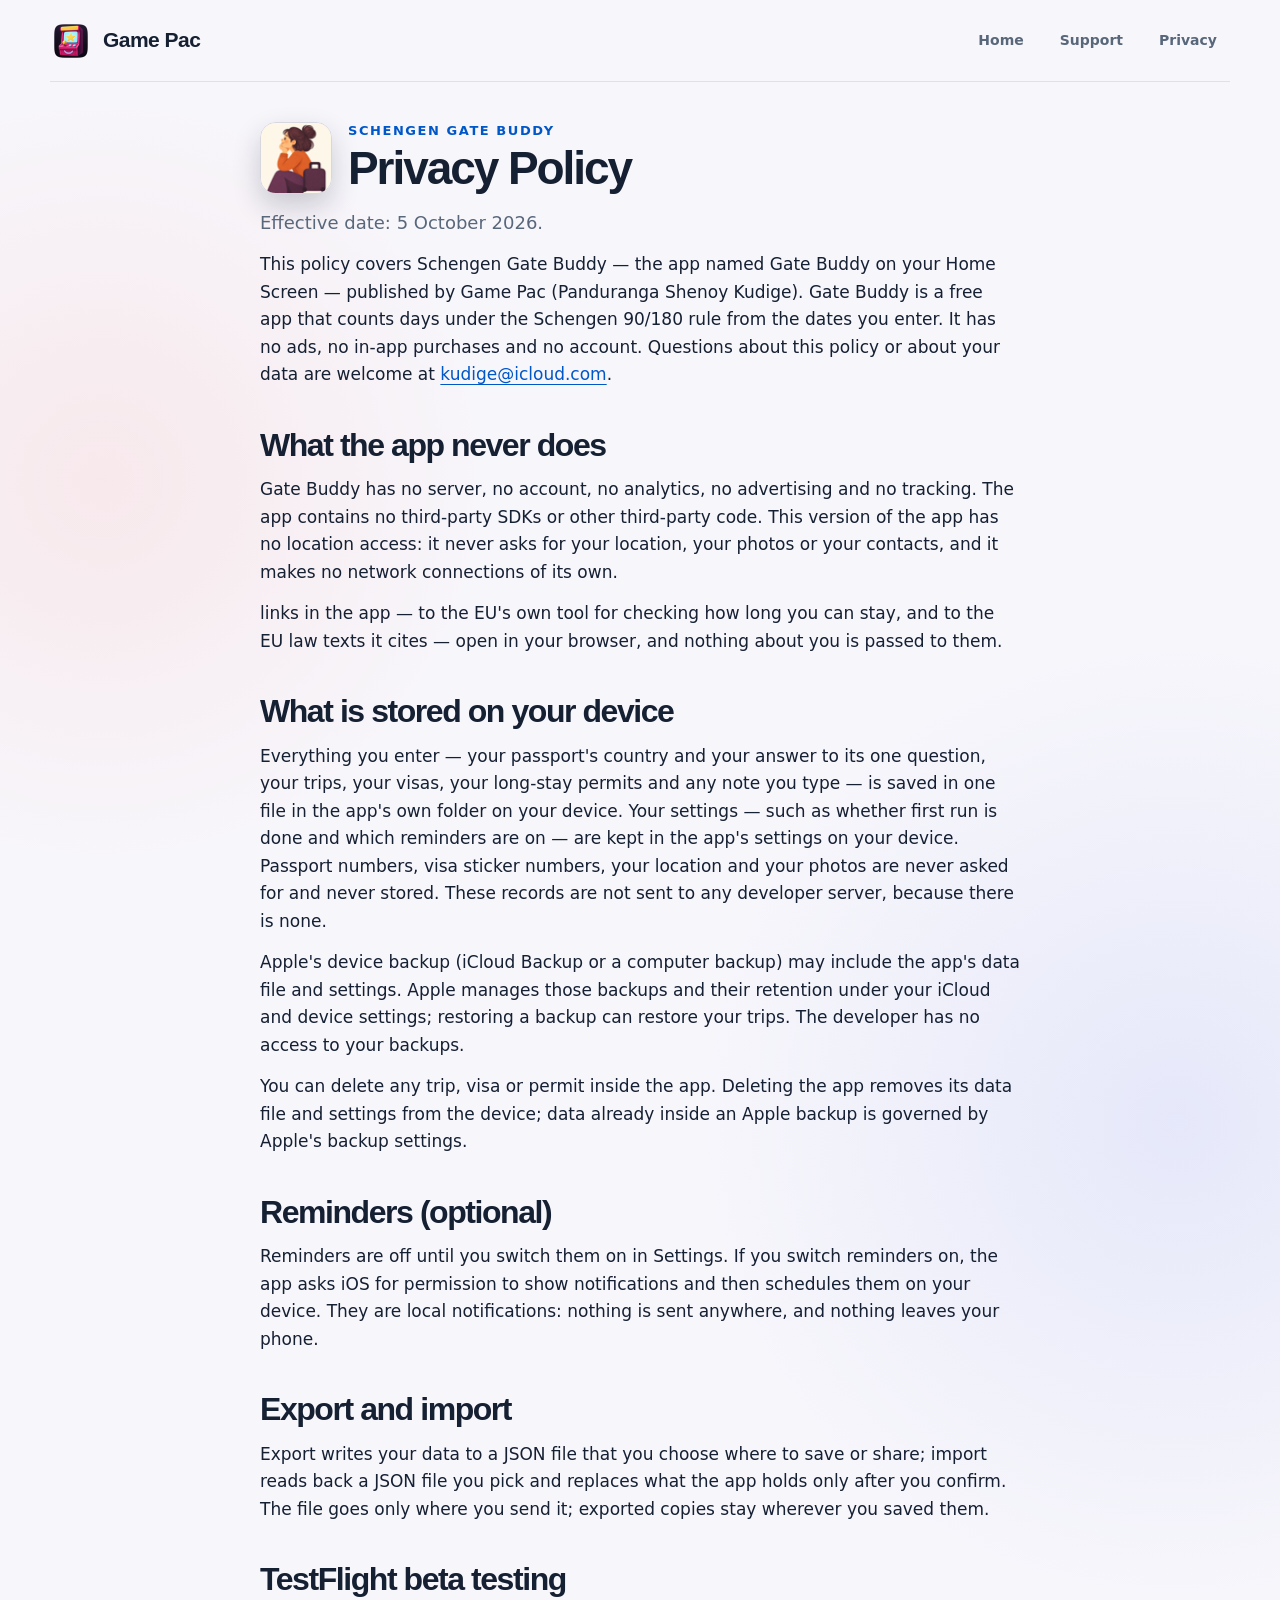
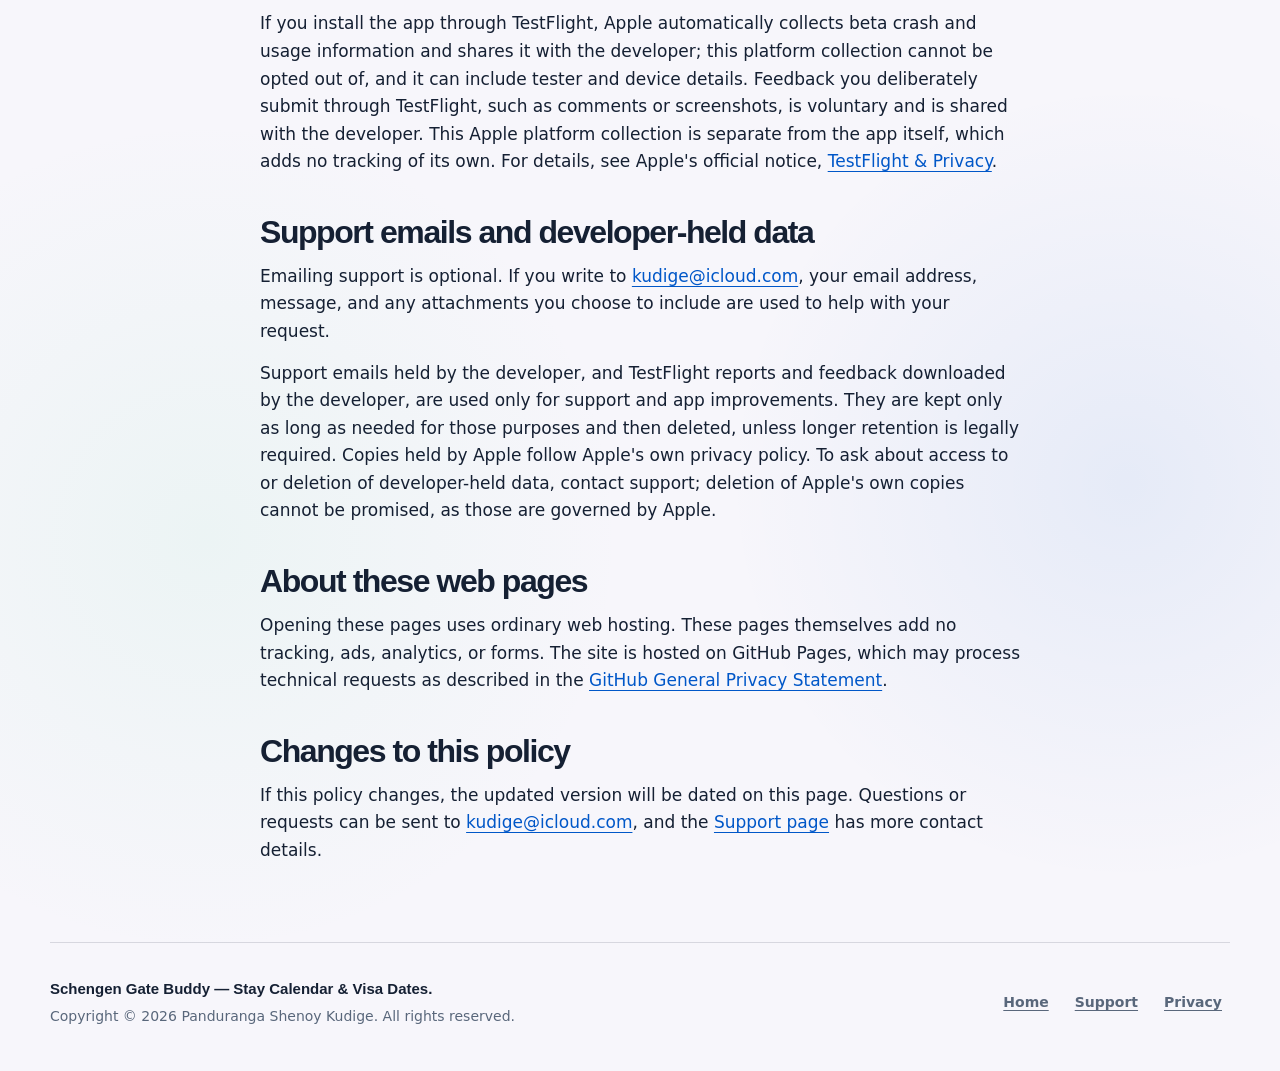
<file: schengen-gate-buddy/privacy.html>
<!doctype html>
<html lang="en">
  <head>
    <meta charset="utf-8">
    <meta name="viewport" content="width=device-width, initial-scale=1">
    <meta name="color-scheme" content="light dark">
    <title>Privacy Policy — Schengen Gate Buddy — Game Pac</title>
    <meta
      name="description"
      content="Privacy policy for Schengen Gate Buddy, the Schengen 90/180 stay calendar and visa dates app for iPhone from Game Pac. No ads, no account, no developer tracking or analytics; everything you enter stays on your device."
    >
    <meta name="theme-color" content="#f7f6fb" media="(prefers-color-scheme: light)">
    <meta name="theme-color" content="#090f20" media="(prefers-color-scheme: dark)">
    <link rel="canonical" href="https://game-pac.com/schengen-gate-buddy/privacy.html">
    <link rel="icon" type="image/png" sizes="64x64" href="../assets/favicon.png?v=arcade-20260908">
    <link rel="apple-touch-icon" sizes="180x180" href="../assets/apple-touch-icon.png">
    <link rel="stylesheet" href="../style.css">
    <link rel="stylesheet" href="./support.css">
  </head>
  <body class="gate-buddy-support-page" id="top">
    <a class="skip-link" href="#main-content">Skip to content</a>

    <header class="site-header">
      <a class="brand" href="../index.html" aria-label="Game Pac home">
        <picture>
          <source srcset="../assets/game-pac-mark-dark.png" media="(prefers-color-scheme: dark)">
          <img src="../assets/game-pac-mark-light.png" alt="Game Pac" width="42" height="42">
        </picture>
        <span>Game Pac</span>
      </a>
      <nav aria-label="Primary navigation">
        <a href="../index.html">Home</a>
        <a href="./support.html">Support</a>
        <a href="./privacy.html" aria-current="page">Privacy</a>
      </nav>
    </header>

    <main id="main-content" tabindex="-1">
      <div class="page-body">
        <div class="app-heading">
          <img src="./app-icon.png" alt="Schengen Gate Buddy app icon" width="72" height="72">
          <div>
            <p class="app-eyebrow">Schengen Gate Buddy</p>
            <h1>Privacy Policy</h1>
          </div>
        </div>

        <p class="page-intro">
          Effective date: 5 October 2026.
        </p>
        <p>
          This policy covers Schengen Gate Buddy — the app named Gate Buddy on your Home Screen — published by Game Pac (Panduranga Shenoy Kudige). Gate Buddy is a free app that counts days under the Schengen 90/180 rule from the dates you enter. It has no ads, no in-app purchases and no account. Questions about this policy or about your data are welcome at <a href="mailto:kudige@icloud.com">kudige@icloud.com</a>.
        </p>

        <section aria-labelledby="never-title">
          <h2 id="never-title">What the app never does</h2>
          <p>
            Gate Buddy has no server, no account, no analytics, no advertising and no tracking. The app contains no third-party SDKs or other third-party code. This version of the app has no location access: it never asks for your location, your photos or your contacts, and it makes no network connections of its own.
          </p>
          <p>
            links in the app — to the EU's own tool for checking how long you can stay, and to the EU law texts it cites — open in your browser, and nothing about you is passed to them.
          </p>
        </section>

        <section aria-labelledby="on-device-title">
          <h2 id="on-device-title">What is stored on your device</h2>
          <p>
            Everything you enter — your passport's country and your answer to its one question, your trips, your visas, your long-stay permits and any note you type — is saved in one file in the app's own folder on your device. Your settings — such as whether first run is done and which reminders are on — are kept in the app's settings on your device. Passport numbers, visa sticker numbers, your location and your photos are never asked for and never stored. These records are not sent to any developer server, because there is none.
          </p>
          <p>
            Apple's device backup (iCloud Backup or a computer backup) may include the app's data file and settings. Apple manages those backups and their retention under your iCloud and device settings; restoring a backup can restore your trips. The developer has no access to your backups.
          </p>
          <p>
            You can delete any trip, visa or permit inside the app. Deleting the app removes its data file and settings from the device; data already inside an Apple backup is governed by Apple's backup settings.
          </p>
        </section>

        <section aria-labelledby="reminders-title">
          <h2 id="reminders-title">Reminders (optional)</h2>
          <p>
            Reminders are off until you switch them on in Settings. If you switch reminders on, the app asks iOS for permission to show notifications and then schedules them on your device. They are local notifications: nothing is sent anywhere, and nothing leaves your phone.
          </p>
        </section>

        <section aria-labelledby="export-title">
          <h2 id="export-title">Export and import</h2>
          <p>
            Export writes your data to a JSON file that you choose where to save or share; import reads back a JSON file you pick and replaces what the app holds only after you confirm. The file goes only where you send it; exported copies stay wherever you saved them.
          </p>
        </section>

        <section aria-labelledby="testflight-title">
          <h2 id="testflight-title">TestFlight beta testing</h2>
          <p>
            If you install the app through TestFlight, Apple automatically collects beta crash and usage information and shares it with the developer; this platform collection cannot be opted out of, and it can include tester and device details. Feedback you deliberately submit through TestFlight, such as comments or screenshots, is voluntary and is shared with the developer. This Apple platform collection is separate from the app itself, which adds no tracking of its own. For details, see Apple's official notice, <a href="https://www.apple.com/legal/privacy/data/en/test-flight/">TestFlight &amp; Privacy</a>.
          </p>
        </section>

        <section aria-labelledby="support-data-title">
          <h2 id="support-data-title">Support emails and developer-held data</h2>
          <p>
            Emailing support is optional. If you write to <a href="mailto:kudige@icloud.com">kudige@icloud.com</a>, your email address, message, and any attachments you choose to include are used to help with your request.
          </p>
          <p>
            Support emails held by the developer, and TestFlight reports and feedback downloaded by the developer, are used only for support and app improvements. They are kept only as long as needed for those purposes and then deleted, unless longer retention is legally required. Copies held by Apple follow Apple's own privacy policy. To ask about access to or deletion of developer-held data, contact support; deletion of Apple's own copies cannot be promised, as those are governed by Apple.
          </p>
        </section>

        <section aria-labelledby="website-title">
          <h2 id="website-title">About these web pages</h2>
          <p>
            Opening these pages uses ordinary web hosting. These pages themselves add no tracking, ads, analytics, or forms. The site is hosted on GitHub Pages, which may process technical requests as described in the <a href="https://docs.github.com/en/site-policy/privacy-policies/github-general-privacy-statement">GitHub General Privacy Statement</a>.
          </p>
        </section>

        <section aria-labelledby="changes-title">
          <h2 id="changes-title">Changes to this policy</h2>
          <p>
            If this policy changes, the updated version will be dated on this page. Questions or requests can be sent to <a href="mailto:kudige@icloud.com">kudige@icloud.com</a>, and the <a href="./support.html">Support page</a> has more contact details.
          </p>
        </section>
      </div>
    </main>

    <footer>
      <div class="footer-copy">
        <p class="footer-signoff">Schengen Gate Buddy — Stay Calendar &amp; Visa Dates.</p>
        <p>Copyright © 2026 Panduranga Shenoy Kudige. All rights reserved.</p>
      </div>
      <nav aria-label="Game Pac navigation">
        <a href="../index.html">Home</a>
        <a href="./support.html">Support</a>
        <a href="./privacy.html" aria-current="page">Privacy</a>
      </nav>
    </footer>
  </body>
</html>
</file>
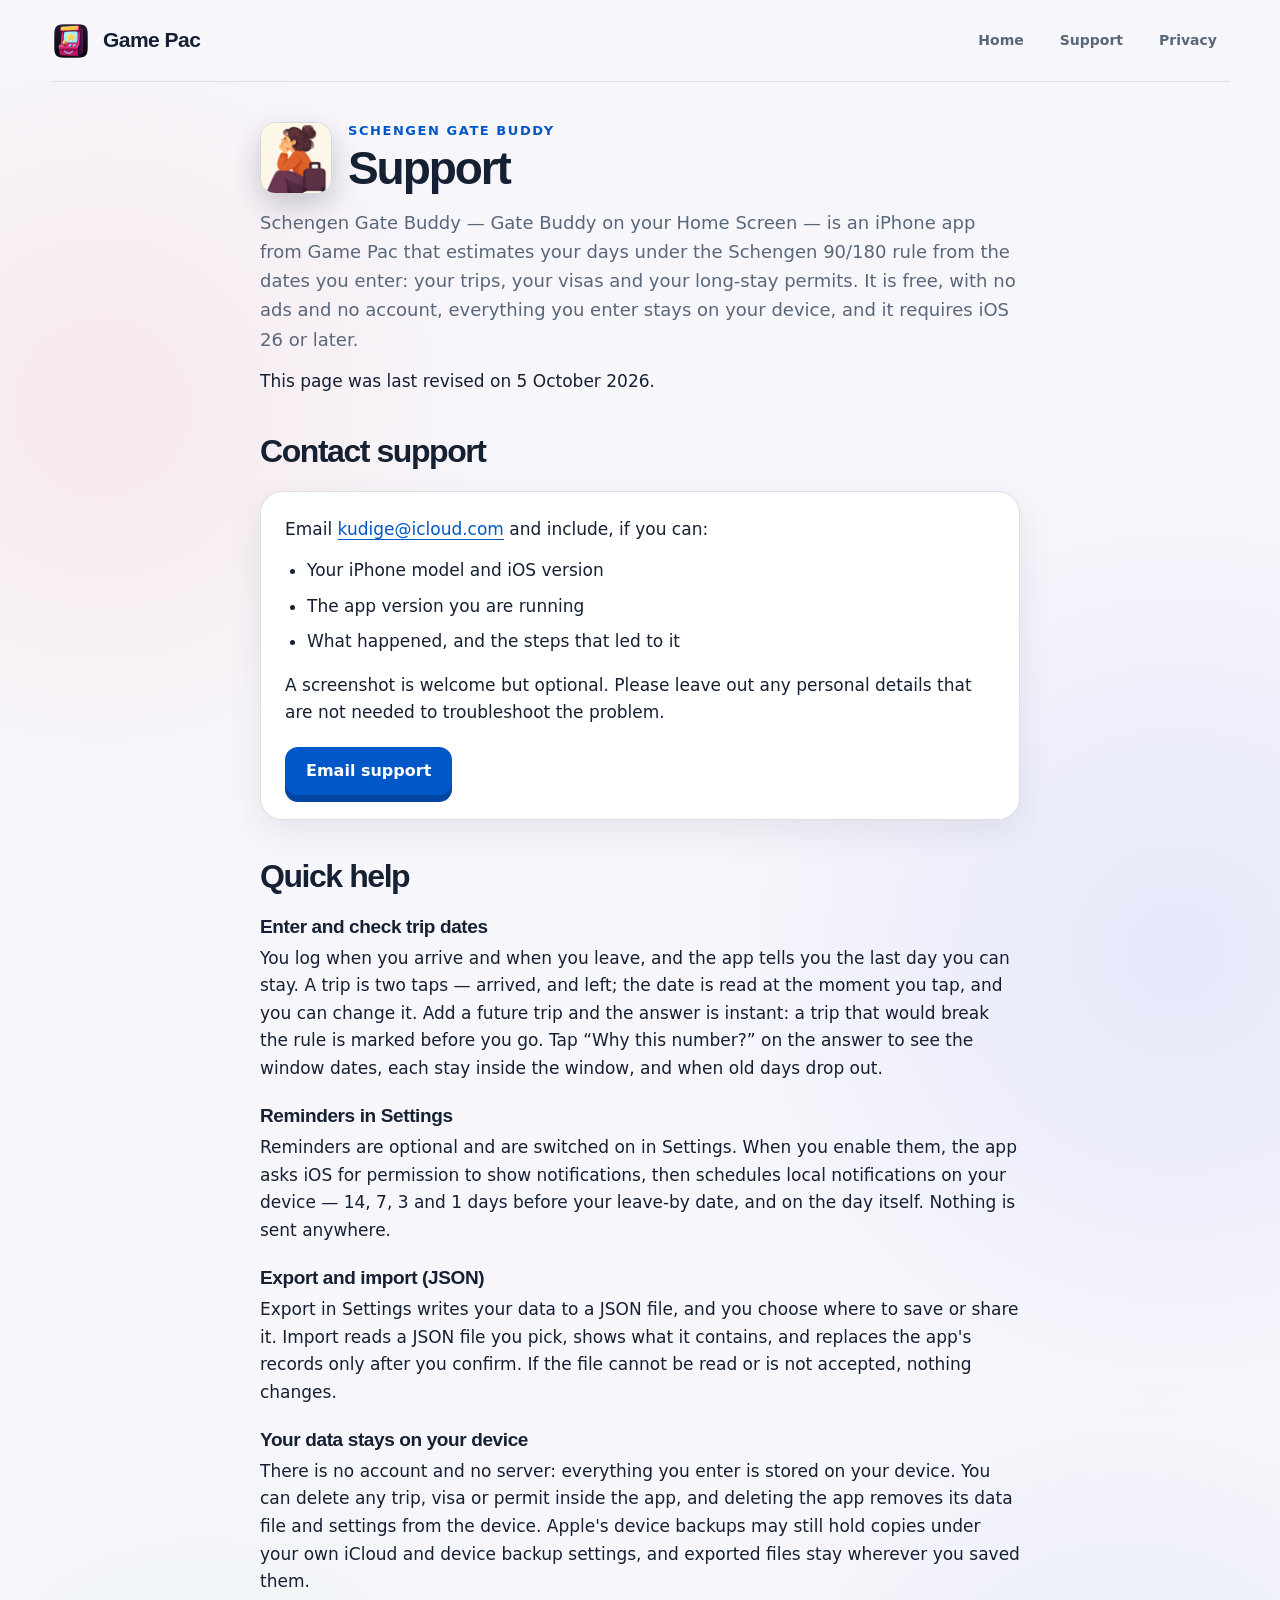
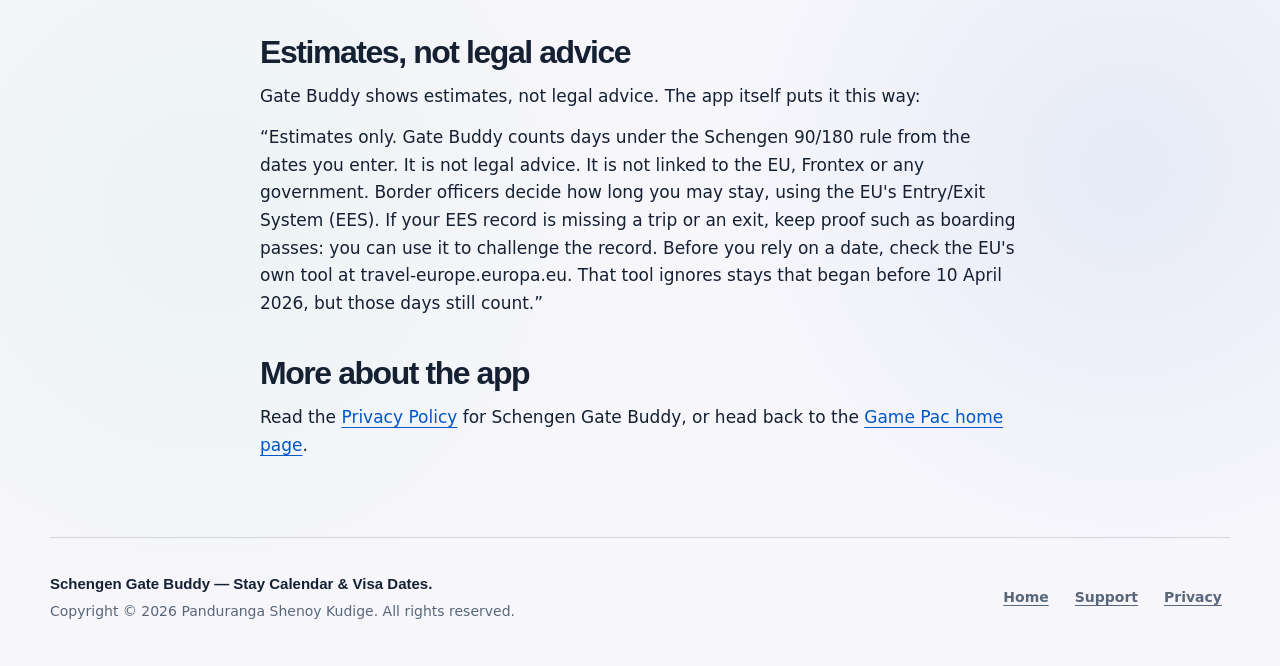
<file: schengen-gate-buddy/support.html>
<!doctype html>
<html lang="en">
  <head>
    <meta charset="utf-8">
    <meta name="viewport" content="width=device-width, initial-scale=1">
    <meta name="color-scheme" content="light dark">
    <title>Support — Schengen Gate Buddy — Game Pac</title>
    <meta
      name="description"
      content="Support for Schengen Gate Buddy, the Schengen 90/180 stay calendar and visa dates app for iPhone from Game Pac. Quick help, contact details, and privacy notes."
    >
    <meta name="theme-color" content="#f7f6fb" media="(prefers-color-scheme: light)">
    <meta name="theme-color" content="#090f20" media="(prefers-color-scheme: dark)">
    <link rel="canonical" href="https://game-pac.com/schengen-gate-buddy/support.html">
    <link rel="icon" type="image/png" sizes="64x64" href="../assets/favicon.png?v=arcade-20260908">
    <link rel="apple-touch-icon" sizes="180x180" href="../assets/apple-touch-icon.png">
    <link rel="stylesheet" href="../style.css">
    <link rel="stylesheet" href="./support.css">
  </head>
  <body class="gate-buddy-support-page" id="top">
    <a class="skip-link" href="#main-content">Skip to content</a>

    <header class="site-header">
      <a class="brand" href="../index.html" aria-label="Game Pac home">
        <picture>
          <source srcset="../assets/game-pac-mark-dark.png" media="(prefers-color-scheme: dark)">
          <img src="../assets/game-pac-mark-light.png" alt="Game Pac" width="42" height="42">
        </picture>
        <span>Game Pac</span>
      </a>
      <nav aria-label="Primary navigation">
        <a href="../index.html">Home</a>
        <a href="./support.html" aria-current="page">Support</a>
        <a href="./privacy.html">Privacy</a>
      </nav>
    </header>

    <main id="main-content" tabindex="-1">
      <div class="page-body">
        <div class="app-heading">
          <img src="./app-icon.png" alt="Schengen Gate Buddy app icon" width="72" height="72">
          <div>
            <p class="app-eyebrow">Schengen Gate Buddy</p>
            <h1>Support</h1>
          </div>
        </div>

        <p class="page-intro">
          Schengen Gate Buddy — Gate Buddy on your Home Screen — is an iPhone app from Game Pac that estimates your days under the Schengen 90/180 rule from the dates you enter: your trips, your visas and your long-stay permits. It is free, with no ads and no account, everything you enter stays on your device, and it requires iOS 26 or later.
        </p>
        <p>
          This page was last revised on 5 October 2026.
        </p>

        <section aria-labelledby="contact-title">
          <h2 id="contact-title">Contact support</h2>
          <div class="contact-card">
            <p>
              Email <a href="mailto:kudige@icloud.com">kudige@icloud.com</a> and include, if you can:
            </p>
            <ul>
              <li>Your iPhone model and iOS version</li>
              <li>The app version you are running</li>
              <li>What happened, and the steps that led to it</li>
            </ul>
            <p>
              A screenshot is welcome but optional. Please leave out any personal details that are not needed to troubleshoot the problem.
            </p>
            <a class="button button-primary" href="mailto:kudige@icloud.com">Email support</a>
          </div>
        </section>

        <section aria-labelledby="quick-help-title">
          <h2 id="quick-help-title">Quick help</h2>

          <h3>Enter and check trip dates</h3>
          <p>
            You log when you arrive and when you leave, and the app tells you the last day you can stay. A trip is two taps — arrived, and left; the date is read at the moment you tap, and you can change it. Add a future trip and the answer is instant: a trip that would break the rule is marked before you go. Tap “Why this number?” on the answer to see the window dates, each stay inside the window, and when old days drop out.
          </p>

          <h3>Reminders in Settings</h3>
          <p>
            Reminders are optional and are switched on in Settings. When you enable them, the app asks iOS for permission to show notifications, then schedules local notifications on your device — 14, 7, 3 and 1 days before your leave-by date, and on the day itself. Nothing is sent anywhere.
          </p>

          <h3>Export and import (JSON)</h3>
          <p>
            Export in Settings writes your data to a JSON file, and you choose where to save or share it. Import reads a JSON file you pick, shows what it contains, and replaces the app's records only after you confirm. If the file cannot be read or is not accepted, nothing changes.
          </p>

          <h3>Your data stays on your device</h3>
          <p>
            There is no account and no server: everything you enter is stored on your device. You can delete any trip, visa or permit inside the app, and deleting the app removes its data file and settings from the device. Apple's device backups may still hold copies under your own iCloud and device backup settings, and exported files stay wherever you saved them.
          </p>
        </section>

        <section aria-labelledby="estimates-title">
          <h2 id="estimates-title">Estimates, not legal advice</h2>
          <p>
            Gate Buddy shows estimates, not legal advice. The app itself puts it this way:
          </p>
          <p>
            “Estimates only. Gate Buddy counts days under the Schengen 90/180 rule from the dates you enter. It is not legal advice. It is not linked to the EU, Frontex or any government. Border officers decide how long you may stay, using the EU's Entry/Exit System (EES). If your EES record is missing a trip or an exit, keep proof such as boarding passes: you can use it to challenge the record. Before you rely on a date, check the EU's own tool at travel-europe.europa.eu. That tool ignores stays that began before 10 April 2026, but those days still count.”
          </p>
        </section>

        <section aria-labelledby="more-title">
          <h2 id="more-title">More about the app</h2>
          <p>
            Read the <a href="./privacy.html">Privacy Policy</a> for Schengen Gate Buddy, or head back to the <a href="../index.html">Game Pac home page</a>.
          </p>
        </section>
      </div>
    </main>

    <footer>
      <div class="footer-copy">
        <p class="footer-signoff">Schengen Gate Buddy — Stay Calendar &amp; Visa Dates.</p>
        <p>Copyright © 2026 Panduranga Shenoy Kudige. All rights reserved.</p>
      </div>
      <nav aria-label="Game Pac navigation">
        <a href="../index.html">Home</a>
        <a href="./support.html" aria-current="page">Support</a>
        <a href="./privacy.html">Privacy</a>
      </nav>
    </footer>
  </body>
</html>
</file>
<file: style.css>
:root {
  color-scheme: light dark;
  --page: #f7f6fb;
  --surface: #ffffff;
  --surface-raised: #ffffff;
  --surface-soft: #eef2f8;
  --ink: #152033;
  --muted: #59677b;
  --line: rgba(21, 32, 51, 0.14);
  --brand: #0057c8;
  --brand-hover: #00439b;
  --focus: #0057c8;
  --hero-ink: #f7f8fc;
  --hero-muted: #c5cde0;
  --game-room: #080d18;
  --game-room-raised: #111827;
  --mine: #b60b15;
  --mine-bright: #ff4936;
  --mine-soft: #fff0ec;
  --dottie: #4c6ef5;
  --dottie-deep: #08083a;
  --dottie-yellow: #fff000;
  --dottie-peach: #ffb897;
  --tilly: #08775f;
  --tilly-deep: #102a23;
  --tilly-mint: #7be0b1;
  --tilly-lavender: #afa0d0;
  --suki: #0057c8;
  --suki-soft: #e2ecf7;
  --suki-dark-paper: #17212c;
  --suki-dark-soft: #253a4d;
  --suki-dark-accent: #78b7ff;
  --shadow: 0 22px 64px rgba(40, 51, 78, 0.13);
  --shadow-soft: 0 12px 34px rgba(40, 51, 78, 0.09);
  --radius-large: 34px;
  --radius: 22px;
  --content-width: 1180px;
  --display: ui-rounded, "SF Pro Rounded", -apple-system, BlinkMacSystemFont, "Segoe UI", sans-serif;
  --body: -apple-system, BlinkMacSystemFont, "Segoe UI", system-ui, sans-serif;
}

* {
  box-sizing: border-box;
}

html {
  scroll-behavior: smooth;
}

body {
  margin: 0;
  color: var(--ink);
  background:
    radial-gradient(circle at 8% 18%, rgba(255, 73, 54, 0.08), transparent 24rem),
    radial-gradient(circle at 92% 42%, rgba(76, 110, 245, 0.1), transparent 30rem),
    radial-gradient(circle at 16% 80%, rgba(123, 224, 177, 0.09), transparent 26rem),
    radial-gradient(circle at 88% 78%, rgba(0, 87, 200, 0.07), transparent 25rem),
    var(--page);
  font-family: var(--body);
  font-size: 17px;
  line-height: 1.62;
  -webkit-font-smoothing: antialiased;
}

img {
  display: block;
  max-width: 100%;
}

a {
  color: var(--brand);
  text-underline-offset: 0.22em;
}

a:hover {
  color: var(--brand-hover);
}

a:focus-visible,
.button:focus-visible {
  outline: 3px solid var(--focus);
  outline-offset: 4px;
  box-shadow: 0 0 0 7px color-mix(in srgb, var(--surface) 82%, transparent);
  border-radius: 10px;
}

.site-header nav a:focus-visible {
  border-radius: 999px;
}

.skip-link {
  position: fixed;
  z-index: 200;
  top: 12px;
  left: 12px;
  padding: 10px 15px;
  border-radius: 10px;
  color: #ffffff;
  background: #0057c8;
  font-weight: 800;
  transform: translateY(-170%);
}

.skip-link:focus {
  transform: translateY(0);
}

.site-header,
main,
footer {
  width: min(calc(100% - 40px), var(--content-width));
  margin-inline: auto;
}

.site-header {
  position: sticky;
  z-index: 100;
  top: 0;
  min-height: 82px;
  display: flex;
  align-items: center;
  justify-content: space-between;
  gap: 24px;
  background: color-mix(in srgb, var(--page) 86%, transparent);
  border-bottom: 1px solid color-mix(in srgb, var(--line) 70%, transparent);
  backdrop-filter: blur(18px) saturate(150%);
  -webkit-backdrop-filter: blur(18px) saturate(150%);
}

.brand {
  min-height: 44px;
  display: inline-flex;
  align-items: center;
  gap: 11px;
  color: var(--ink);
  font-family: var(--display);
  font-size: 21px;
  font-weight: 850;
  letter-spacing: -0.025em;
  text-decoration: none;
}

.site-header nav,
footer nav {
  display: flex;
  flex-wrap: wrap;
  align-items: center;
  gap: 8px 10px;
}

.site-header nav a {
  min-height: 44px;
  display: inline-flex;
  align-items: center;
  padding: 8px 13px;
  border-radius: 999px;
  color: var(--muted);
  font-size: 14px;
  font-weight: 750;
  text-decoration: none;
}

.site-header nav a:hover {
  color: var(--ink);
  background: var(--surface-soft);
}

.site-header nav a.button-primary {
  padding: 8px 18px;
  color: var(--surface);
  box-shadow: 0 4px 0 color-mix(in srgb, var(--brand) 72%, #001735);
}

.site-header nav a.button-primary:hover {
  color: var(--surface);
  background: var(--brand-hover);
  box-shadow: 0 6px 0 color-mix(in srgb, var(--brand-hover) 72%, #001735);
}

h1,
h2,
h3,
p {
  margin-top: 0;
}

h1,
h2,
h3 {
  font-family: var(--display);
  letter-spacing: -0.045em;
  line-height: 1.04;
}

h1 {
  margin-bottom: 18px;
  font-size: clamp(42px, 5.4vw, 66px);
  text-wrap: balance;
}

h2 {
  margin-bottom: 18px;
  font-size: clamp(40px, 5.2vw, 62px);
  text-wrap: balance;
}

h3 {
  margin-bottom: 10px;
  font-size: clamp(28px, 3.3vw, 40px);
}

.eyebrow,
.game-type {
  margin: 0 0 11px;
  color: var(--brand);
  font-size: 13px;
  font-weight: 850;
  letter-spacing: 0.12em;
  line-height: 1.2;
  text-transform: uppercase;
}

.games-section,
.game-card,
.collection-strip,
.launcher-section {
  scroll-margin-top: 96px;
}

.button {
  min-height: 48px;
  display: inline-flex;
  align-items: center;
  justify-content: center;
  padding: 11px 20px;
  border: 1px solid transparent;
  border-radius: 13px;
  font-size: 16px;
  font-weight: 800;
  line-height: 1.25;
  text-align: center;
  text-decoration: none;
  transition: transform 170ms ease, box-shadow 170ms ease, background-color 170ms ease;
}

.button-primary {
  color: #ffffff;
  background: var(--brand);
  box-shadow: 0 7px 0 color-mix(in srgb, var(--brand) 72%, #001735);
}

.button-primary:hover {
  color: #ffffff;
  background: var(--brand-hover);
  box-shadow: 0 9px 0 color-mix(in srgb, var(--brand-hover) 72%, #001735);
  transform: translateY(-2px);
}

.games-section {
  padding: 12px 0 42px;
}

.section-heading {
  max-width: 780px;
  margin: 0 auto 54px;
  text-align: center;
}

.section-heading > p:last-child {
  margin-bottom: 0;
  color: var(--muted);
  font-size: 19px;
}

.game-card {
  --game-accent: var(--brand);
  --game-accent-soft: #eaf1ff;
  --game-button: var(--game-accent);
  --game-button-ink: #ffffff;
  position: relative;
  display: grid;
  grid-template-columns: minmax(0, 1.08fr) minmax(340px, 0.92fr);
  align-items: center;
  gap: clamp(38px, 6.5vw, 80px);
  margin-bottom: 34px;
  padding: clamp(18px, 3.4vw, 38px);
  overflow: hidden;
  border: 1px solid var(--line);
  border-top: 6px solid var(--game-accent);
  border-radius: var(--radius-large);
  background: color-mix(in srgb, var(--surface) 93%, var(--game-accent-soft));
  box-shadow: var(--shadow-soft);
}

.game-card-reverse .game-media {
  order: 2;
}

.game-card-minesweeper {
  --game-accent: var(--mine);
  --game-accent-soft: var(--mine-soft);
}

.game-card-dottie {
  --game-accent: #3154dc;
  --game-accent-soft: #eef0ff;
}

.game-card-tilly {
  --game-accent: var(--tilly);
  --game-accent-soft: #e6f9f2;
}

.game-card-suki {
  --game-accent: var(--suki);
  --game-accent-soft: var(--suki-soft);
  --game-button: var(--suki);
}

.game-media {
  position: relative;
  min-width: 0;
  min-height: 520px;
  display: grid;
  place-items: center;
  padding: clamp(24px, 4vw, 48px);
  overflow: hidden;
  border-radius: 26px;
  isolation: isolate;
}

.game-media::before {
  content: "";
  position: absolute;
  z-index: -1;
  inset: 0;
}

.game-card-minesweeper .game-media {
  background:
    radial-gradient(circle at 82% 18%, rgba(255, 73, 54, 0.34), transparent 25%),
    #343832;
}

.game-card-minesweeper .game-media::before {
  opacity: 0.22;
  background-image:
    linear-gradient(rgba(248, 245, 239, 0.55) 1px, transparent 1px),
    linear-gradient(90deg, rgba(248, 245, 239, 0.55) 1px, transparent 1px);
  background-size: 38px 38px;
}

.game-card-dottie .game-media {
  background:
    radial-gradient(circle at 24% 82%, rgba(255, 240, 0, 0.16), transparent 23%),
    var(--dottie-deep);
}

.game-card-dottie .game-media::before {
  opacity: 0.72;
  background:
    radial-gradient(circle, var(--dottie-peach) 0 2px, transparent 2.6px) 0 0 / 30px 30px;
  mask-image: linear-gradient(115deg, #000, transparent 46%, #000 84%);
}

.game-card-tilly .game-media {
  background:
    radial-gradient(circle at 76% 22%, rgba(175, 160, 208, 0.56), transparent 24%),
    var(--tilly-deep);
}

.game-card-tilly .game-media::before {
  inset: 22px;
  border-radius: 22px;
  opacity: 0.22;
  background-image:
    linear-gradient(rgba(123, 224, 177, 0.85) 2px, transparent 2px),
    linear-gradient(90deg, rgba(123, 224, 177, 0.85) 2px, transparent 2px);
  background-size: 68px 68px;
}

.game-card-suki .game-media {
  background:
    radial-gradient(circle at 78% 18%, rgba(120, 183, 255, 0.28), transparent 26%),
    var(--suki-dark-paper);
}

.game-card-suki .game-media::before {
  inset: 24px;
  border-radius: 22px;
  opacity: 0.52;
  background-image:
    linear-gradient(rgba(157, 175, 196, 0.25) 1px, transparent 1px),
    linear-gradient(90deg, rgba(157, 175, 196, 0.25) 1px, transparent 1px),
    linear-gradient(rgba(196, 210, 226, 0.32) 3px, transparent 3px),
    linear-gradient(90deg, rgba(196, 210, 226, 0.32) 3px, transparent 3px);
  background-size: 30px 30px, 30px 30px, 90px 90px, 90px 90px;
}

.game-card-suki .window-shell {
  border-color: rgba(196, 210, 226, 0.42);
  background: var(--suki-dark-paper);
}

.game-card-suki .window-bar {
  display: none;
}

.window-shell {
  position: relative;
  z-index: 2;
  width: min(100%, 640px);
  overflow: hidden;
  border: 1px solid rgba(12, 18, 35, 0.32);
  border-radius: 18px;
  background: #eceef2;
  box-shadow: 0 24px 56px rgba(0, 0, 0, 0.36);
}

.window-bar {
  min-height: 34px;
  display: flex;
  align-items: center;
  gap: 7px;
  padding: 0 13px;
  border-bottom: 1px solid rgba(20, 28, 45, 0.18);
  color: #565d6b;
  background: linear-gradient(#fbfbfd, #e7e8ec);
  font-size: 11px;
  line-height: 1;
}

.window-bar span {
  width: 10px;
  height: 10px;
  flex: 0 0 auto;
  border-radius: 50%;
  background: #ff5f57;
  box-shadow: inset 0 0 0 1px rgba(0, 0, 0, 0.1);
}

.window-bar span:nth-child(2) {
  background: #febc2e;
}

.window-bar span:nth-child(3) {
  background: #28c840;
}

.window-bar strong {
  margin-left: 4px;
  overflow: hidden;
  font-weight: 700;
  text-overflow: ellipsis;
  white-space: nowrap;
}

.game-media img {
  width: auto;
  max-width: 100%;
  height: auto;
  max-height: 720px;
  margin-inline: auto;
  object-fit: contain;
}

.game-title {
  display: flex;
  align-items: center;
  gap: 18px;
  margin-bottom: 22px;
}

.game-title img {
  width: 72px;
  height: 72px;
  flex: 0 0 auto;
  border: 1px solid rgba(255, 255, 255, 0.45);
  border-radius: 22%;
  box-shadow: 0 12px 28px rgba(21, 32, 51, 0.2);
}

.game-title h3,
.game-type {
  margin-bottom: 0;
}

.game-type {
  color: var(--game-accent);
}

.game-hook {
  margin-bottom: 16px;
  color: var(--ink);
  font-family: var(--display);
  font-size: clamp(23px, 2.5vw, 30px);
  font-weight: 800;
  letter-spacing: -0.035em;
  line-height: 1.17;
  text-wrap: balance;
}

.game-description {
  color: var(--muted);
}

.feature-list {
  display: flex;
  flex-wrap: wrap;
  gap: 8px;
  margin: 24px 0 27px;
  padding: 0;
  list-style: none;
}

.feature-list li {
  min-height: 34px;
  display: inline-flex;
  align-items: center;
  padding: 6px 11px;
  border: 1px solid color-mix(in srgb, var(--game-accent) 24%, transparent);
  border-radius: 999px;
  color: color-mix(in srgb, var(--ink) 88%, var(--game-accent));
  background: color-mix(in srgb, var(--game-accent-soft) 72%, var(--surface));
  font-size: 13px;
  font-weight: 750;
}

.game-actions {
  display: flex;
  flex-wrap: wrap;
  align-items: center;
  gap: 15px 20px;
}

.game-card .button-primary {
  color: var(--game-button-ink);
  background: var(--game-button);
  box-shadow: 0 7px 0 color-mix(in srgb, var(--game-button) 68%, #080d18);
}

.game-card .button-primary:hover {
  color: var(--game-button-ink);
  background: color-mix(in srgb, var(--game-button) 84%, #000000);
  box-shadow: 0 9px 0 color-mix(in srgb, var(--game-button) 58%, #080d18);
}

.game-card .button-primary:active {
  box-shadow: 0 2px 0 color-mix(in srgb, var(--game-button) 58%, #080d18);
  transform: translateY(5px);
}

.requirements {
  margin: 15px 0 0;
  color: var(--muted);
  font-size: 13px;
}

.collection-strip {
  position: relative;
  margin: 94px 0;
  padding: clamp(38px, 6vw, 68px);
  overflow: hidden;
  border: 1px solid rgba(255, 255, 255, 0.12);
  border-radius: var(--radius-large);
  color: #f7f8fc;
  background:
    radial-gradient(circle at 12% 16%, rgba(255, 73, 54, 0.2), transparent 23rem),
    radial-gradient(circle at 88% 84%, rgba(123, 224, 177, 0.17), transparent 22rem),
    linear-gradient(145deg, #131c3d, var(--game-room));
  box-shadow: 0 24px 70px rgba(8, 13, 24, 0.2);
}

.collection-strip .eyebrow {
  color: #8fc2ff;
}

.collection-strip .section-heading > p:last-child {
  color: #bac4da;
}

.section-heading-compact {
  margin-bottom: 40px;
}

.collection-grid {
  display: grid;
  grid-template-columns: repeat(4, minmax(0, 1fr));
  gap: 14px;
}

.collection-point {
  min-width: 0;
  padding: 24px;
  border: 1px solid rgba(255, 255, 255, 0.13);
  border-radius: var(--radius);
  background: rgba(255, 255, 255, 0.07);
  box-shadow: inset 0 1px 0 rgba(255, 255, 255, 0.06);
}

.point-mark {
  width: 44px;
  height: 44px;
  display: grid;
  place-items: center;
  margin-bottom: 24px;
  border-radius: 13px;
  color: #10182c;
  background: #8fc2ff;
  font-family: var(--display);
  font-size: 20px;
  font-weight: 900;
}

.point-mark-code {
  color: var(--dottie-deep);
  background: var(--dottie-yellow);
  font-size: 14px;
}

.point-mark-play {
  color: var(--tilly-deep);
  background: var(--tilly-mint);
}

.point-mark-update {
  color: #441218;
  background: #ff9185;
}

.collection-point h3 {
  margin-bottom: 11px;
  color: #f7f8fc;
  font-size: 21px;
  letter-spacing: -0.025em;
  line-height: 1.14;
}

.collection-point p {
  margin-bottom: 0;
  color: #bac4da;
  font-size: 15px;
}

.welcome-section {
  max-width: 760px;
  margin: 0 auto;
  padding: 32px 0 24px;
  text-align: center;
}

.welcome-section h1 {
  font-size: clamp(38px, 5vw, 58px);
}

.welcome-intro {
  margin-bottom: 0;
  color: var(--muted);
  font-size: 19px;
}

.launcher-section {
  margin: clamp(20px, 3vw, 40px) 0 110px;
  padding: clamp(28px, 5vw, 56px);
  border: 1px solid color-mix(in srgb, var(--brand) 32%, var(--line));
  border-radius: var(--radius-large);
  background:
    radial-gradient(circle at 12% 0, color-mix(in srgb, var(--brand) 12%, transparent), transparent 28rem),
    var(--surface);
  box-shadow: var(--shadow-soft);
}

.launcher-heading {
  display: grid;
  grid-template-columns: minmax(0, 1fr) minmax(240px, 0.55fr);
  align-items: center;
  gap: clamp(24px, 4vw, 48px);
  margin-bottom: 24px;
}

.launcher-copy h2 {
  font-size: clamp(32px, 3.6vw, 44px);
}

.launcher-description {
  color: var(--muted);
  font-size: 19px;
}

.launcher-roster {
  margin: 0 0 28px;
  color: var(--muted);
  font-size: 15px;
}

.mobile-nav {
  display: none;
}

.launcher-download {
  min-width: 0;
  padding: 24px;
  border: 1px solid var(--line);
  border-radius: var(--radius);
  background: var(--surface-soft);
  scroll-margin-top: 96px;
}

.launcher-download .release-chip {
  margin: 0 0 20px;
}

.launcher-download-button {
  width: 100%;
  font-family: inherit;
  color: var(--surface);
}

.launcher-download-button:hover {
  color: var(--surface);
}

.launcher-download-button:disabled {
  color: var(--muted);
  background: var(--surface);
  border-color: var(--line);
  box-shadow: none;
  transform: none;
  cursor: not-allowed;
}

.launcher-availability {
  margin: 14px 0 0;
  color: var(--muted);
  font-size: 14px;
}

.launcher-preview {
  min-width: 0;
  margin: 0;
}

.launcher-preview img {
  width: 100%;
  height: auto;
  border: 1px solid var(--line);
  border-radius: 14px;
  background: var(--game-room);
}

.launcher-preview figcaption {
  margin-top: 12px;
  color: var(--muted);
  font-size: 14px;
  line-height: 1.5;
}

.launcher-preview-main figcaption {
  margin: 0 0 12px;
}

.launcher-preview figcaption strong {
  color: var(--ink);
}

.launcher-preview-grid {
  display: grid;
  grid-template-columns: repeat(2, minmax(0, 1fr));
  gap: 24px;
  margin-top: 28px;
}

.release-chip {
  min-height: 38px;
  display: inline-flex;
  align-items: center;
  padding: 7px 13px;
  border: 1px solid color-mix(in srgb, var(--brand) 28%, transparent);
  border-radius: 999px;
  color: var(--brand);
  background: color-mix(in srgb, var(--brand) 9%, var(--surface));
  font-size: 13px;
  font-weight: 800;
}

footer {
  display: grid;
  grid-template-columns: minmax(0, 1fr) auto;
  align-items: center;
  gap: 18px 40px;
  padding: 34px 0 44px;
  border-top: 1px solid var(--line);
  color: var(--muted);
  font-size: 14px;
}

footer p {
  margin-bottom: 0;
}

.footer-copy {
  display: grid;
  gap: 3px;
}

.footer-signoff {
  color: var(--ink);
  font-family: var(--display);
  font-size: 15px;
  font-weight: 800;
}

footer nav a {
  min-width: 44px;
  min-height: 44px;
  display: inline-flex;
  align-items: center;
  justify-content: center;
  padding: 7px 8px;
  color: var(--muted);
  font-size: 14px;
  font-weight: 750;
}

footer nav a:hover {
  color: var(--brand);
}

@media (prefers-color-scheme: dark) {
  :root {
    --page: #080d18;
    --surface: #111827;
    --surface-raised: #151d31;
    --surface-soft: #182238;
    --ink: #f7f8fc;
    --muted: #b8c2d4;
    --line: rgba(225, 235, 247, 0.16);
    --brand: #78b7ff;
    --brand-hover: #a1ceff;
    --focus: #78b7ff;
    --mine-soft: #321a1c;
    --shadow: 0 24px 70px rgba(0, 0, 0, 0.35);
    --shadow-soft: 0 14px 40px rgba(0, 0, 0, 0.28);
  }

  body {
    background:
      radial-gradient(circle at 8% 18%, rgba(255, 73, 54, 0.09), transparent 24rem),
      radial-gradient(circle at 92% 42%, rgba(76, 110, 245, 0.14), transparent 30rem),
      radial-gradient(circle at 16% 80%, rgba(123, 224, 177, 0.08), transparent 26rem),
      radial-gradient(circle at 88% 78%, rgba(120, 183, 255, 0.08), transparent 25rem),
      var(--page);
  }

  .site-header {
    background: color-mix(in srgb, var(--page) 84%, transparent);
  }

  .game-card-dottie {
    --game-accent: #8da5ff;
    --game-accent-soft: #191d47;
    --game-button: #fff000;
    --game-button-ink: var(--dottie-deep);
  }

  .game-card-tilly {
    --game-accent: #7be0b1;
    --game-accent-soft: #12372d;
    --game-button: #7be0b1;
    --game-button-ink: var(--tilly-deep);
  }

  .game-card-suki {
    --game-accent: var(--suki-dark-accent);
    --game-accent-soft: var(--suki-dark-soft);
    --game-button: var(--suki-dark-accent);
    --game-button-ink: #101014;
  }

  .game-card-minesweeper {
    --game-accent: #ff7467;
    --game-button: #b60b15;
    --game-button-ink: #ffffff;
  }

  .feature-list li {
    color: var(--ink);
  }

}

@media (max-width: 980px) {
  .game-card {
    grid-template-columns: 1fr;
  }

  .game-card-reverse .game-media {
    order: 0;
  }

  .game-media {
    min-height: 0;
  }

  .collection-grid {
    grid-template-columns: repeat(2, minmax(0, 1fr));
  }
}

@media (max-width: 900px) {
  .launcher-heading {
    grid-template-columns: 1fr;
  }
}

@media (max-width: 680px) {
  body {
    font-size: 16px;
  }

  .site-header,
  main,
  footer {
    width: min(calc(100% - 28px), var(--content-width));
  }

  .site-header {
    min-height: 68px;
    gap: 16px;
  }

  .site-header nav {
    gap: 6px;
  }

  .site-header nav a:not(.button) {
    display: none;
  }

  .site-header nav a.button-primary {
    width: auto;
    flex: 0 0 auto;
    padding: 8px 12px;
    font-size: 13px;
  }

  #main-content,
  .games-section,
  .game-card,
  .collection-strip,
  .launcher-section,
  .launcher-download {
    scroll-margin-top: 80px;
  }

  h1 {
    margin-bottom: 12px;
    font-size: clamp(30px, 9vw, 44px);
  }

  .welcome-section {
    padding: 16px 0 14px;
  }

  .welcome-intro {
    font-size: 16px;
    line-height: 1.5;
  }

  .section-heading {
    margin-bottom: 36px;
  }

  .section-heading > p:last-child {
    font-size: 17px;
  }

  .game-card {
    gap: 30px;
    padding: 14px 14px 24px;
    border-radius: 27px;
  }

  .game-media {
    padding: 18px;
    border-radius: 20px;
  }

  .window-shell {
    border-radius: 13px;
  }

  .window-bar {
    min-height: 30px;
  }

  .game-media img {
    max-height: none;
  }

  .game-title {
    gap: 14px;
    margin-bottom: 18px;
  }

  .game-title img {
    width: 60px;
    height: 60px;
  }

  .game-actions {
    align-items: stretch;
    flex-direction: column;
  }

  .button {
    width: 100%;
  }

  .collection-strip {
    margin: 72px 0;
    padding: 34px 16px 18px;
    border-radius: 27px;
  }

  .collection-grid {
    grid-template-columns: 1fr;
  }

  .launcher-section {
    margin-top: 14px;
    margin-bottom: 76px;
    padding: 20px 14px;
    border-radius: 27px;
  }

  .launcher-heading,
  .launcher-preview-grid {
    grid-template-columns: 1fr;
  }

  .launcher-heading {
    gap: 20px;
    margin-bottom: 18px;
  }

  .launcher-copy h2 {
    margin-bottom: 12px;
    font-size: 28px;
  }

  .launcher-description {
    margin-bottom: 0;
    font-size: 16px;
    line-height: 1.5;
  }

  .launcher-roster {
    margin-bottom: 16px;
    font-size: 14px;
  }

  .mobile-nav {
    display: flex;
    flex-wrap: wrap;
    gap: 10px;
    margin: 0 0 24px;
  }

  .mobile-nav a {
    min-height: 44px;
    display: inline-flex;
    align-items: center;
    padding: 8px 16px;
    border: 1px solid var(--line);
    border-radius: 999px;
    color: var(--muted);
    font-size: 14px;
    font-weight: 750;
    text-decoration: none;
  }

  .mobile-nav a:hover {
    color: var(--ink);
    background: var(--surface-soft);
  }

  .launcher-download {
    padding: 18px;
  }

  .launcher-download .release-chip {
    margin-bottom: 14px;
  }

  footer {
    grid-template-columns: 1fr;
  }
}

@media (prefers-reduced-motion: reduce) {
  html {
    scroll-behavior: auto;
  }

  *,
  *::before,
  *::after {
    transition-duration: 0.01ms !important;
    transition-delay: 0ms !important;
  }

  .button:hover,
  .button:active {
    transform: none;
  }
}
</file>
<file: a-better-looking-2048/support.css>
/* support.css — A Better Looking 2048 support/privacy pages.
   Follows the Game Pac site (game-pac.com) visual language: same palette tokens
   and system font stacks. The header panel wears the app's Circuit theme;
   the page body follows the app's Modern (system light/dark) look. */

:root {
  color-scheme: light dark;
  --page: #f7f6fb;
  --surface: #ffffff;
  --surface-soft: #eef2f8;
  --ink: #152033;
  --muted: #59677b;
  --line: rgba(21, 32, 51, 0.14);
  --brand: #0057c8;
  --brand-hover: #00439b;
  --focus: #0057c8;
  --circuit-top: #102a23;
  --circuit-bottom: #06110e;
  --circuit-panel: #12352c;
  --circuit-stroke: #4f806c;
  --circuit-gold: #e0b84f;
  --circuit-mint: #7be0b1;
  --circuit-ink: #eff4e8;
  --circuit-muted: #afcbbe;
  --radius: 22px;
  --display: ui-rounded, "SF Pro Rounded", -apple-system, BlinkMacSystemFont, "Segoe UI", sans-serif;
  --body: -apple-system, BlinkMacSystemFont, "Segoe UI", system-ui, sans-serif;
}

@media (prefers-color-scheme: dark) {
  :root {
    --page: #080d18;
    --surface: #111827;
    --surface-soft: #182238;
    --ink: #f7f8fc;
    --muted: #b8c2d4;
    --line: rgba(225, 235, 247, 0.16);
    --brand: #78b7ff;
    --brand-hover: #a1ceff;
    --focus: #78b7ff;
  }
}

* {
  box-sizing: border-box;
}

body {
  min-width: 320px;
  margin: 0;
  color: var(--ink);
  background: var(--page);
  font-family: var(--body);
  font-size: 17px;
  line-height: 1.62;
  -webkit-font-smoothing: antialiased;
}

img {
  display: block;
  max-width: 100%;
}

a {
  color: var(--brand);
  text-underline-offset: 0.22em;
}

a:hover {
  color: var(--brand-hover);
}

a:focus-visible,
.button:focus-visible {
  outline: 3px solid var(--focus);
  outline-offset: 4px;
  border-radius: 10px;
}

.skip-link {
  position: fixed;
  z-index: 200;
  top: 12px;
  left: 12px;
  padding: 10px 15px;
  border-radius: 10px;
  color: #ffffff;
  background: #0057c8;
  font-weight: 800;
  transform: translateY(-170%);
}

.skip-link:focus {
  transform: translateY(0);
}

.site-header,
main,
footer {
  width: min(calc(100% - 40px), 42rem);
  margin-inline: auto;
}

.site-header {
  display: flex;
  flex-wrap: wrap;
  align-items: center;
  justify-content: space-between;
  gap: 12px 20px;
  padding: 16px 0;
  border-bottom: 1px solid var(--line);
}

.brand {
  display: inline-flex;
  min-height: 44px;
  align-items: center;
  gap: 10px;
  color: var(--ink);
  font-family: var(--display);
  font-size: 18px;
  font-weight: 850;
  letter-spacing: -0.025em;
  text-decoration: none;
}

.brand img {
  width: 40px;
  height: 40px;
  border-radius: 22%;
  box-shadow: 0 6px 16px rgba(21, 32, 51, 0.18);
}

.site-header nav {
  display: flex;
  flex-wrap: wrap;
  align-items: center;
  gap: 4px 8px;
}

.site-header nav a {
  min-height: 44px;
  display: inline-flex;
  align-items: center;
  padding: 8px 14px;
  border-radius: 999px;
  color: var(--muted);
  font-size: 15px;
  font-weight: 750;
  text-decoration: none;
}

.site-header nav a:hover {
  color: var(--ink);
  background: var(--surface-soft);
}

.site-header nav a[aria-current="page"] {
  color: var(--brand);
  background: var(--surface-soft);
}

main {
  padding: 28px 0 8px;
}

.hero-panel {
  margin-bottom: 34px;
  padding: clamp(26px, 6vw, 40px);
  border: 1px solid var(--circuit-stroke);
  border-radius: var(--radius);
  color: var(--circuit-ink);
  background:
    radial-gradient(circle at 88% 12%, rgba(224, 184, 79, 0.16), transparent 55%),
    linear-gradient(160deg, var(--circuit-top), var(--circuit-bottom));
  box-shadow: 0 18px 46px rgba(8, 13, 24, 0.22);
}

.hero-panel img {
  width: 88px;
  height: 88px;
  margin-bottom: 20px;
  border-radius: 22%;
  box-shadow: 0 12px 28px rgba(0, 0, 0, 0.35);
}

.eyebrow {
  margin: 0 0 8px;
  color: var(--circuit-gold);
  font-size: 13px;
  font-weight: 850;
  letter-spacing: 0.12em;
  line-height: 1.2;
  text-transform: uppercase;
}

h1,
h2,
h3,
p {
  margin-top: 0;
}

h1,
h2,
h3 {
  font-family: var(--display);
  letter-spacing: -0.035em;
  line-height: 1.12;
}

.hero-panel h1 {
  margin-bottom: 10px;
  color: var(--circuit-ink);
  font-size: clamp(30px, 7vw, 40px);
  text-wrap: balance;
}

.hero-panel .lede {
  margin-bottom: 0;
  color: var(--circuit-muted);
  font-size: 18px;
}

h2 {
  margin-bottom: 10px;
  font-size: 23px;
}

section {
  margin-bottom: 30px;
}

.muted {
  color: var(--muted);
}

.notice {
  padding: 14px 16px;
  border: 1px dashed var(--circuit-gold);
  border-radius: 14px;
  color: var(--ink);
  background: var(--surface-soft);
}

.notice strong {
  color: var(--brand);
}

.panel {
  padding: 18px 20px;
  border: 1px solid var(--line);
  border-radius: var(--radius);
  background: var(--surface);
}

ul {
  padding-left: 1.3em;
}

li {
  margin-bottom: 8px;
}

.button {
  min-height: 44px;
  display: inline-flex;
  align-items: center;
  justify-content: center;
  padding: 10px 18px;
  border: 1px solid transparent;
  border-radius: 13px;
  color: #ffffff;
  background: var(--brand);
  font-size: 16px;
  font-weight: 800;
  line-height: 1.25;
  text-align: center;
  text-decoration: none;
}

.button:hover {
  color: #ffffff;
  background: var(--brand-hover);
}

@media (prefers-color-scheme: dark) {
  .button {
    color: #10182c;
  }

  .button:hover {
    color: #10182c;
  }
}

footer {
  display: grid;
  gap: 8px;
  padding: 24px 0 40px;
  border-top: 1px solid var(--line);
  color: var(--muted);
  font-size: 14px;
}

footer p {
  margin-bottom: 0;
}

footer nav {
  display: flex;
  flex-wrap: wrap;
  gap: 4px 18px;
}

footer nav a {
  min-height: 44px;
  display: inline-flex;
  align-items: center;
  color: var(--muted);
  font-weight: 750;
}

footer nav a:hover {
  color: var(--brand);
}
</file>
<file: a-better-looking-minesweeper/support.css>
/* Scoped styles for A Better Looking Minesweeper support and privacy pages.
   Loaded after ../style.css; everything below is scoped to
   body.minesweeper-support-page so no other page is affected. */

body.minesweeper-support-page .site-header,
body.minesweeper-support-page main,
body.minesweeper-support-page footer {
  width: min(calc(100% - 40px), var(--content-width));
}

body.minesweeper-support-page .page-body {
  max-width: 760px;
  margin: 0 auto;
  padding: 40px 0 64px;
}

body.minesweeper-support-page .app-heading {
  display: flex;
  flex-wrap: wrap;
  align-items: center;
  gap: 16px;
  margin-bottom: 14px;
}

body.minesweeper-support-page .app-heading img {
  width: 72px;
  height: 72px;
  flex: 0 0 auto;
  border: 1px solid var(--line);
  border-radius: 22%;
  box-shadow: 0 12px 28px rgba(21, 32, 51, 0.2);
}

body.minesweeper-support-page .app-heading .app-eyebrow {
  margin: 0 0 6px;
  color: var(--brand);
  font-size: 13px;
  font-weight: 850;
  letter-spacing: 0.12em;
  line-height: 1.2;
  text-transform: uppercase;
}

body.minesweeper-support-page .app-heading h1 {
  margin: 0;
  font-size: clamp(30px, 6vw, 46px);
  text-wrap: balance;
}

body.minesweeper-support-page .page-intro {
  color: var(--muted);
  font-size: 18px;
}

body.minesweeper-support-page h2 {
  margin: 40px 0 14px;
  font-size: clamp(24px, 3.4vw, 32px);
}

body.minesweeper-support-page h3 {
  margin: 24px 0 8px;
  font-size: 19px;
  letter-spacing: -0.02em;
}

body.minesweeper-support-page p {
  margin-bottom: 14px;
}

body.minesweeper-support-page ul {
  margin: 0 0 16px;
  padding-left: 22px;
}

body.minesweeper-support-page li {
  margin-bottom: 8px;
}

body.minesweeper-support-page li:last-child {
  margin-bottom: 0;
}

body.minesweeper-support-page .contact-card {
  margin: 22px 0 6px;
  padding: 24px;
  border: 1px solid var(--line);
  border-radius: var(--radius);
  background: var(--surface);
  box-shadow: var(--shadow-soft);
}

body.minesweeper-support-page .contact-card p {
  margin-bottom: 14px;
}

body.minesweeper-support-page .contact-card p:last-of-type {
  margin-bottom: 20px;
}

body.minesweeper-support-page .contact-card .button {
  min-height: 48px;
}

body.minesweeper-support-page footer {
  display: grid;
  grid-template-columns: minmax(0, 1fr) auto;
  align-items: center;
  gap: 18px 40px;
  padding: 34px 0 44px;
  border-top: 1px solid var(--line);
  color: var(--muted);
  font-size: 14px;
}

body.minesweeper-support-page footer p {
  margin-bottom: 0;
}

body.minesweeper-support-page footer nav {
  display: flex;
  flex-wrap: wrap;
  align-items: center;
  gap: 8px 10px;
}

body.minesweeper-support-page footer nav a {
  min-width: 44px;
  min-height: 44px;
  display: inline-flex;
  align-items: center;
  justify-content: center;
  padding: 7px 8px;
  color: var(--muted);
  font-size: 14px;
  font-weight: 750;
}

body.minesweeper-support-page footer nav a:hover {
  color: var(--brand);
}

@media (max-width: 680px) {
  body.minesweeper-support-page .site-header,
  body.minesweeper-support-page main,
  body.minesweeper-support-page footer {
    width: min(calc(100% - 28px), var(--content-width));
  }

  /* Keep Home / Support / Privacy reachable on small screens: undo the home
     stylesheet's mobile hiding of non-button header nav links, on this page
     only. */
  body.minesweeper-support-page .site-header nav a:not(.button) {
    display: inline-flex;
  }

  body.minesweeper-support-page .site-header {
    min-height: 68px;
    flex-wrap: wrap;
    gap: 8px 16px;
    padding: 10px 0;
  }

  body.minesweeper-support-page .site-header nav {
    gap: 6px;
  }

  body.minesweeper-support-page .page-body {
    padding: 26px 0 48px;
  }

  body.minesweeper-support-page .app-heading h1 {
    font-size: clamp(26px, 7.5vw, 34px);
  }

  body.minesweeper-support-page .page-intro {
    font-size: 16px;
    line-height: 1.5;
  }

  body.minesweeper-support-page footer {
    grid-template-columns: 1fr;
  }
}

@media (prefers-color-scheme: dark) {
  /* Shared .button-primary keeps white text, but dark mode redefines --brand to
     the pale #78b7ff / #a1ceff, which would fail contrast against white. Use the
     dark page ink for the CTA foreground in normal, hover, active, and focus. */
  body.minesweeper-support-page .contact-card .button-primary,
  body.minesweeper-support-page .contact-card .button-primary:hover,
  body.minesweeper-support-page .contact-card .button-primary:active,
  body.minesweeper-support-page .contact-card .button-primary:focus-visible {
    color: var(--page);
  }
}

@media (prefers-reduced-motion: reduce) {
  body.minesweeper-support-page .button:hover,
  body.minesweeper-support-page .button:active {
    transform: none;
  }
}
</file>
<file: a-better-looking-sudoku/support.css>
/* Scoped styles for A Better Looking Sudoku support and privacy pages.
   Loaded after ../style.css; everything below is scoped to
   body.sudoku-support-page so no other page is affected. */

body.sudoku-support-page .site-header,
body.sudoku-support-page main,
body.sudoku-support-page footer {
  width: min(calc(100% - 40px), var(--content-width));
}

body.sudoku-support-page .page-body {
  max-width: 760px;
  margin: 0 auto;
  padding: 40px 0 64px;
}

body.sudoku-support-page .app-heading {
  display: flex;
  flex-wrap: wrap;
  align-items: center;
  gap: 16px;
  margin-bottom: 14px;
}

body.sudoku-support-page .app-heading img {
  width: 72px;
  height: 72px;
  flex: 0 0 auto;
  border: 1px solid var(--line);
  border-radius: 22%;
  box-shadow: 0 12px 28px rgba(21, 32, 51, 0.2);
}

body.sudoku-support-page .app-heading .app-eyebrow {
  margin: 0 0 6px;
  color: var(--brand);
  font-size: 13px;
  font-weight: 850;
  letter-spacing: 0.12em;
  line-height: 1.2;
  text-transform: uppercase;
}

body.sudoku-support-page .app-heading h1 {
  margin: 0;
  font-size: clamp(30px, 6vw, 46px);
  text-wrap: balance;
}

body.sudoku-support-page .page-intro {
  color: var(--muted);
  font-size: 18px;
}

body.sudoku-support-page h2 {
  margin: 40px 0 14px;
  font-size: clamp(24px, 3.4vw, 32px);
}

body.sudoku-support-page h3 {
  margin: 24px 0 8px;
  font-size: 19px;
  letter-spacing: -0.02em;
}

body.sudoku-support-page p {
  margin-bottom: 14px;
}

body.sudoku-support-page ul {
  margin: 0 0 16px;
  padding-left: 22px;
}

body.sudoku-support-page li {
  margin-bottom: 8px;
}

body.sudoku-support-page li:last-child {
  margin-bottom: 0;
}

body.sudoku-support-page .contact-card {
  margin: 22px 0 6px;
  padding: 24px;
  border: 1px solid var(--line);
  border-radius: var(--radius);
  background: var(--surface);
  box-shadow: var(--shadow-soft);
}

body.sudoku-support-page .contact-card p {
  margin-bottom: 14px;
}

body.sudoku-support-page .contact-card p:last-of-type {
  margin-bottom: 20px;
}

body.sudoku-support-page .contact-card .button {
  min-height: 48px;
}

body.sudoku-support-page footer {
  display: grid;
  grid-template-columns: minmax(0, 1fr) auto;
  align-items: center;
  gap: 18px 40px;
  padding: 34px 0 44px;
  border-top: 1px solid var(--line);
  color: var(--muted);
  font-size: 14px;
}

body.sudoku-support-page footer p {
  margin-bottom: 0;
}

body.sudoku-support-page footer nav {
  display: flex;
  flex-wrap: wrap;
  align-items: center;
  gap: 8px 10px;
}

body.sudoku-support-page footer nav a {
  min-width: 44px;
  min-height: 44px;
  display: inline-flex;
  align-items: center;
  justify-content: center;
  padding: 7px 8px;
  color: var(--muted);
  font-size: 14px;
  font-weight: 750;
}

body.sudoku-support-page footer nav a:hover {
  color: var(--brand);
}

@media (max-width: 680px) {
  body.sudoku-support-page .site-header,
  body.sudoku-support-page main,
  body.sudoku-support-page footer {
    width: min(calc(100% - 28px), var(--content-width));
  }

  /* Keep Home / Support / Privacy reachable on small screens: undo the home
     stylesheet's mobile hiding of non-button header nav links, on this page
     only. */
  body.sudoku-support-page .site-header nav a:not(.button) {
    display: inline-flex;
  }

  body.sudoku-support-page .site-header {
    min-height: 68px;
    flex-wrap: wrap;
    gap: 8px 16px;
    padding: 10px 0;
  }

  body.sudoku-support-page .site-header nav {
    gap: 6px;
  }

  body.sudoku-support-page .page-body {
    padding: 26px 0 48px;
  }

  body.sudoku-support-page .app-heading h1 {
    font-size: clamp(26px, 7.5vw, 34px);
  }

  body.sudoku-support-page .page-intro {
    font-size: 16px;
    line-height: 1.5;
  }

  body.sudoku-support-page footer {
    grid-template-columns: 1fr;
  }
}

@media (prefers-color-scheme: dark) {
  /* Shared .button-primary keeps white text, but dark mode redefines --brand to
     the pale #78b7ff / #a1ceff, which would fail contrast against white. Use the
     dark page ink for the CTA foreground in normal, hover, active, and focus. */
  body.sudoku-support-page .contact-card .button-primary,
  body.sudoku-support-page .contact-card .button-primary:hover,
  body.sudoku-support-page .contact-card .button-primary:active,
  body.sudoku-support-page .contact-card .button-primary:focus-visible {
    color: var(--page);
  }
}

@media (prefers-reduced-motion: reduce) {
  body.sudoku-support-page .button:hover,
  body.sudoku-support-page .button:active {
    transform: none;
  }
}
</file>
<file: schengen-gate-buddy/support.css>
/* Scoped styles for Schengen Gate Buddy support and privacy pages.
   Loaded after ../style.css; everything below is scoped to
   body.gate-buddy-support-page so no other page is affected. */

body.gate-buddy-support-page .site-header,
body.gate-buddy-support-page main,
body.gate-buddy-support-page footer {
  width: min(calc(100% - 40px), var(--content-width));
}

body.gate-buddy-support-page .page-body {
  max-width: 760px;
  margin: 0 auto;
  padding: 40px 0 64px;
}

body.gate-buddy-support-page .app-heading {
  display: flex;
  flex-wrap: wrap;
  align-items: center;
  gap: 16px;
  margin-bottom: 14px;
}

body.gate-buddy-support-page .app-heading img {
  width: 72px;
  height: 72px;
  flex: 0 0 auto;
  border: 1px solid var(--line);
  border-radius: 22%;
  box-shadow: 0 12px 28px rgba(21, 32, 51, 0.2);
}

body.gate-buddy-support-page .app-heading .app-eyebrow {
  margin: 0 0 6px;
  color: var(--brand);
  font-size: 13px;
  font-weight: 850;
  letter-spacing: 0.12em;
  line-height: 1.2;
  text-transform: uppercase;
}

body.gate-buddy-support-page .app-heading h1 {
  margin: 0;
  font-size: clamp(30px, 6vw, 46px);
  text-wrap: balance;
}

body.gate-buddy-support-page .page-intro {
  color: var(--muted);
  font-size: 18px;
}

body.gate-buddy-support-page h2 {
  margin: 40px 0 14px;
  font-size: clamp(24px, 3.4vw, 32px);
}

body.gate-buddy-support-page h3 {
  margin: 24px 0 8px;
  font-size: 19px;
  letter-spacing: -0.02em;
}

body.gate-buddy-support-page p {
  margin-bottom: 14px;
}

body.gate-buddy-support-page ul {
  margin: 0 0 16px;
  padding-left: 22px;
}

body.gate-buddy-support-page li {
  margin-bottom: 8px;
}

body.gate-buddy-support-page li:last-child {
  margin-bottom: 0;
}

body.gate-buddy-support-page .contact-card {
  margin: 22px 0 6px;
  padding: 24px;
  border: 1px solid var(--line);
  border-radius: var(--radius);
  background: var(--surface);
  box-shadow: var(--shadow-soft);
}

body.gate-buddy-support-page .contact-card p {
  margin-bottom: 14px;
}

body.gate-buddy-support-page .contact-card p:last-of-type {
  margin-bottom: 20px;
}

body.gate-buddy-support-page .contact-card .button {
  min-height: 48px;
}

body.gate-buddy-support-page footer {
  display: grid;
  grid-template-columns: minmax(0, 1fr) auto;
  align-items: center;
  gap: 18px 40px;
  padding: 34px 0 44px;
  border-top: 1px solid var(--line);
  color: var(--muted);
  font-size: 14px;
}

body.gate-buddy-support-page footer p {
  margin-bottom: 0;
}

body.gate-buddy-support-page footer nav {
  display: flex;
  flex-wrap: wrap;
  align-items: center;
  gap: 8px 10px;
}

body.gate-buddy-support-page footer nav a {
  min-width: 44px;
  min-height: 44px;
  display: inline-flex;
  align-items: center;
  justify-content: center;
  padding: 7px 8px;
  color: var(--muted);
  font-size: 14px;
  font-weight: 750;
}

body.gate-buddy-support-page footer nav a:hover {
  color: var(--brand);
}

@media (max-width: 680px) {
  body.gate-buddy-support-page .site-header,
  body.gate-buddy-support-page main,
  body.gate-buddy-support-page footer {
    width: min(calc(100% - 28px), var(--content-width));
  }

  /* Keep Home / Support / Privacy reachable on small screens: undo the home
     stylesheet's mobile hiding of non-button header nav links, on this page
     only. */
  body.gate-buddy-support-page .site-header nav a:not(.button) {
    display: inline-flex;
  }

  body.gate-buddy-support-page .site-header {
    min-height: 68px;
    flex-wrap: wrap;
    gap: 8px 16px;
    padding: 10px 0;
  }

  body.gate-buddy-support-page .site-header nav {
    gap: 6px;
  }

  body.gate-buddy-support-page .page-body {
    padding: 26px 0 48px;
  }

  body.gate-buddy-support-page .app-heading h1 {
    font-size: clamp(26px, 7.5vw, 34px);
  }

  body.gate-buddy-support-page .page-intro {
    font-size: 16px;
    line-height: 1.5;
  }

  body.gate-buddy-support-page footer {
    grid-template-columns: 1fr;
  }
}

@media (prefers-color-scheme: dark) {
  /* Shared .button-primary keeps white text, but dark mode redefines --brand to
     the pale #78b7ff / #a1ceff, which would fail contrast against white. Use the
     dark page ink for the CTA foreground in normal, hover, active, and focus. */
  body.gate-buddy-support-page .contact-card .button-primary,
  body.gate-buddy-support-page .contact-card .button-primary:hover,
  body.gate-buddy-support-page .contact-card .button-primary:active,
  body.gate-buddy-support-page .contact-card .button-primary:focus-visible {
    color: var(--page);
  }
}

@media (prefers-reduced-motion: reduce) {
  body.gate-buddy-support-page .button:hover,
  body.gate-buddy-support-page .button:active {
    transform: none;
  }
}
</file>
